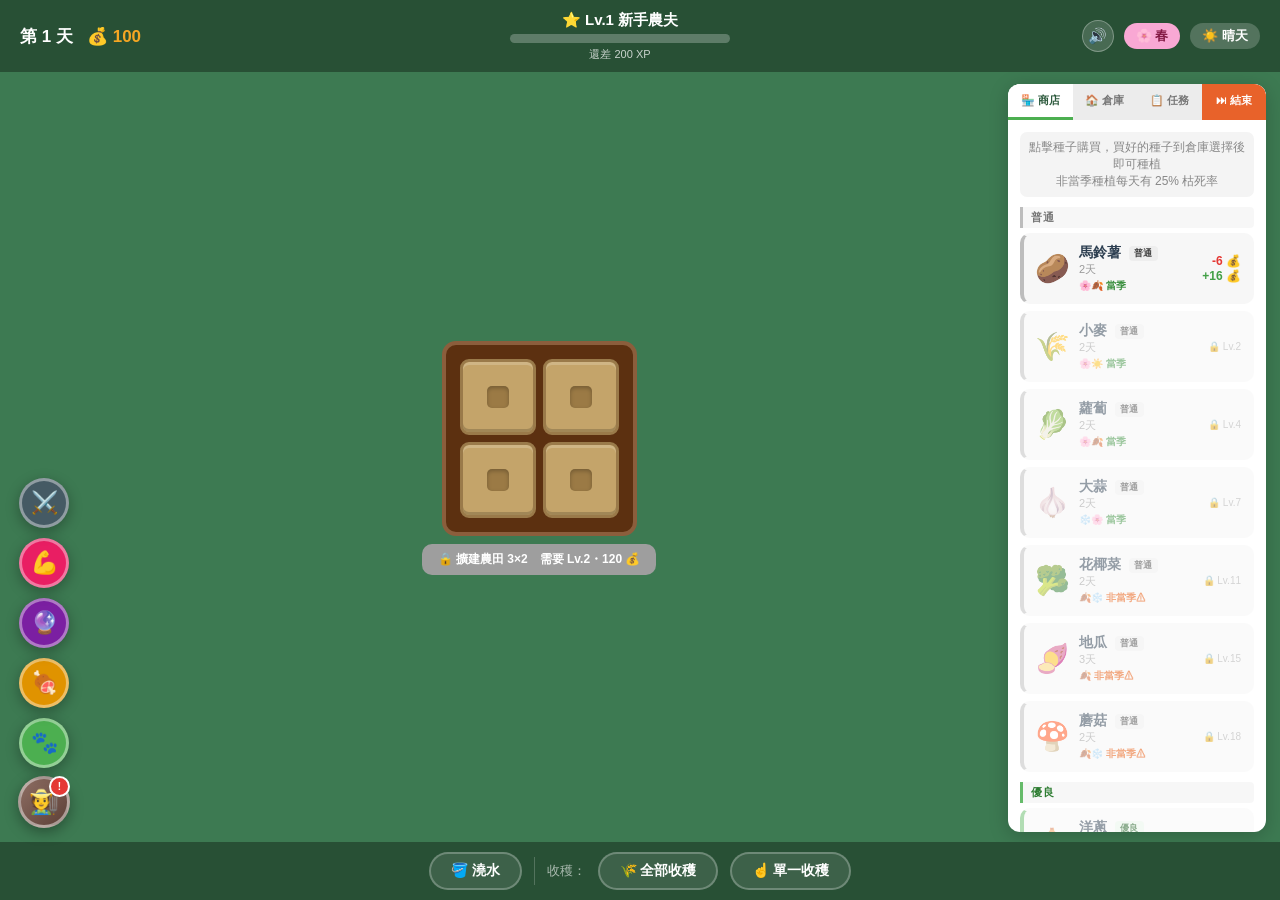
<file: index.html>
<!DOCTYPE html>
<html lang="zh-TW">
<head>
  <meta charset="UTF-8">
  <meta name="viewport" content="width=device-width, initial-scale=1.0">
  <title>種田遊戲</title>
  <link rel="stylesheet" href="style.css">
</head>
<body>
  <div id="app">
    <header id="topbar">
      <div class="tb-left">
        <span id="day-label">第 <span id="day-num">1</span> 天</span>
        <span id="money-display">💰 <span id="money-num">500</span></span>
      </div>
      <div class="tb-center">
        <span id="level-display">⭐ Lv.<span id="lv-num">1</span> <span id="lv-title">新手農夫</span></span>
        <div id="xp-wrap">
          <div id="xp-bar"></div>
        </div>
        <span id="xp-label">還差 <span id="xp-rem">150</span> XP</span>
      </div>
      <div class="tb-right">
        <button id="mute-btn" title="音效開關">🔊</button>
        <span id="season-badge" class="badge spring">🌸 春</span>
        <span id="weather-badge" class="badge weather">☀️ 晴天</span>
      </div>
    </header>

    <div id="buff-strip"></div>
    <main id="main">
      <div id="farm-col">
        <div id="farm-wrapper">
          <div id="farm-grid"></div>
        </div>
        <button id="expand-btn" class="expand-btn">🔨 擴建農田</button>
      </div>

      <aside id="panel">
        <nav id="tab-nav">
          <button class="tab-btn active" data-tab="shop">🏪 商店</button>
          <button class="tab-btn" data-tab="warehouse">🏠 倉庫</button>
          <button class="tab-btn" data-tab="tasks">📋 任務</button>
          <button class="tab-btn end-btn" data-tab="end">⏭ 結束</button>
        </nav>
        <div id="panel-body"></div>
      </aside>
    </main>

    <div id="bottom-bar">
      <button id="water-btn" class="bbar-btn">🪣 澆水</button>
      <div class="bbar-sep"></div>
      <span class="bbar-label">收穫：</span>
      <button id="harvest-all-btn" class="bbar-btn">🌾 全部收穫</button>
      <button id="harvest-single-btn" class="bbar-btn">☝️ 單一收穫</button>
    </div>

    <button id="npc-btn" title="和阿土伯說話">🧑‍🌾</button>
    <button id="pet-btn">🐾</button>
    <button id="petshop-btn">🍖</button>
    <button id="enchant-btn">🔮</button>
    <button id="trainer-btn">💪</button>
    <button id="battle-btn" title="寵物副本">⚔️</button>
    <div id="toast-box"></div>
    <div id="cursor-follow">🪣</div>
    <div id="touch-seed-follow"></div>

    <!-- Pet Screen (fixed overlay) -->
    <div id="pet-screen" hidden>
      <header id="pet-hdr">
        <button id="pet-back-btn">← 返回農場</button>
        <div class="pet-hdr-center">
          <span class="pet-hdr-title">🌿 今日的小動物</span>
          <span class="pet-hdr-sub">用農作物餵食牠們，明天就會離開</span>
        </div>
        <div class="pet-hdr-right">第 <span id="pet-screen-day">1</span> 天</div>
      </header>
      <div id="pet-meadow">
        <div id="pet-clouds">
          <span class="cloud">☁️</span>
          <span class="cloud">☁️</span>
          <span class="cloud">☁️</span>
        </div>
        <button id="pet-npc-btn" title="和阿土伯說話">🧑‍🌾</button>
        <div id="pet-list-wrap">
          <div id="pet-list"></div>
        </div>
        <div id="pet-ground-deco">🌸🌿🌼🌱🌸🌼🌿🌸🌼🌱🌿🌸🌼🌸🌿🌼🌱🌸</div>
      </div>
      <div id="pet-owned">
        <div id="pet-owned-header">🏡 我的動物夥伴</div>
        <div id="pet-owned-list"></div>
        <div id="pet-owned-detail"></div>
      </div>
    </div>

    <!-- Battle Screen (fixed overlay) -->
    <div id="battle-screen" hidden>
      <header id="battle-hdr">
        <button id="battle-back-btn">← 返回農場</button>
        <div class="pet-hdr-center">
          <span class="pet-hdr-title" id="battle-title">⚔️ 寵物副本</span>
          <span class="pet-hdr-sub" id="battle-sub">帶著你的動物夥伴去冒險吧</span>
        </div>
        <div class="pet-hdr-right" id="battle-hdr-right"></div>
      </header>
      <div id="battle-body"></div>
    </div>
  </div>
  <script src="game.js"></script>
  <script src="battle.js"></script>
</body>
</html>
</file>
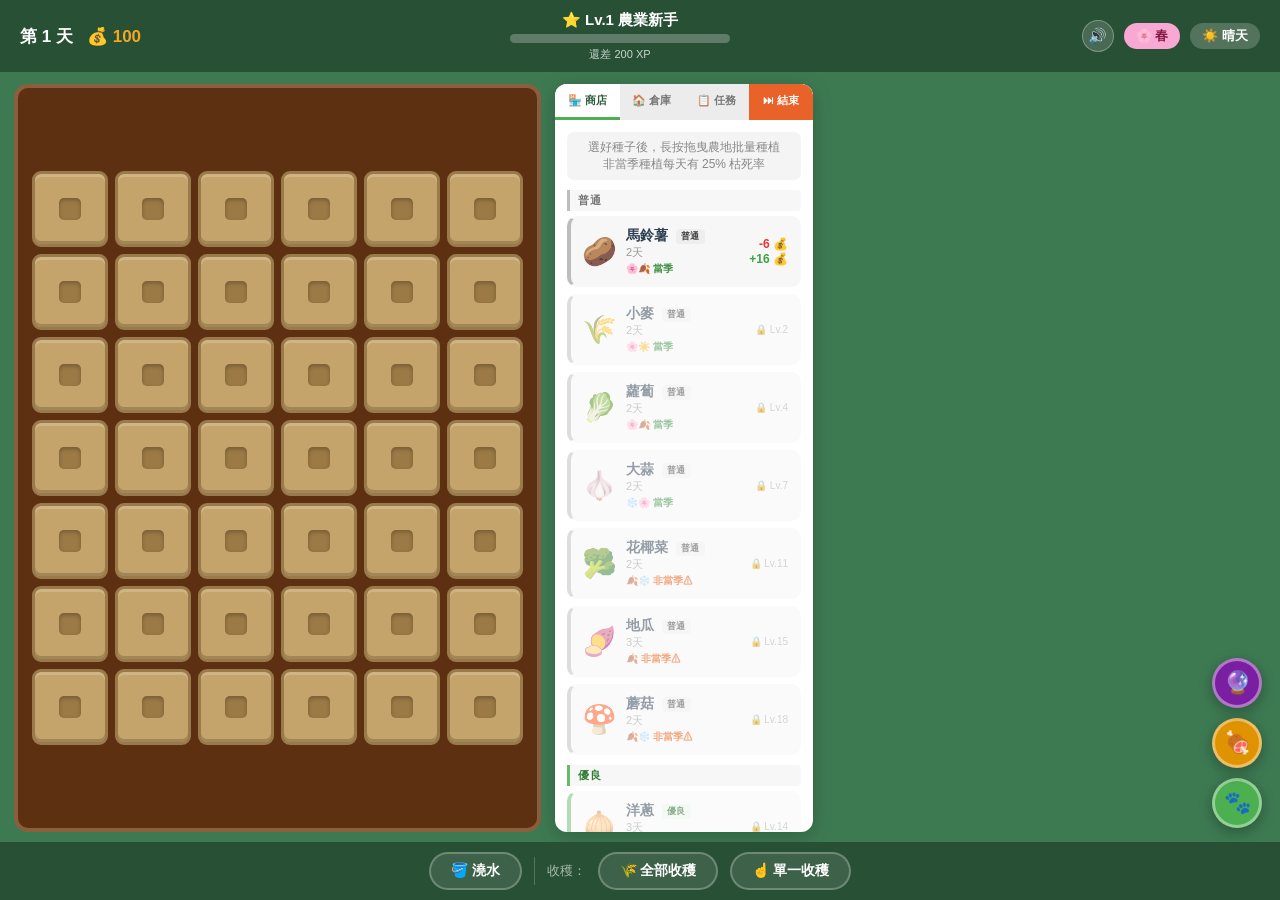
<file: farming_game_bundle.html>
<!DOCTYPE html>
<html lang="zh-TW">
<head>
  <meta charset="UTF-8">
  <meta name="viewport" content="width=device-width, initial-scale=1.0">
  <title>種田遊戲</title>
  <style>
* { box-sizing: border-box; margin: 0; padding: 0; }

:root {
  --green-bg: #3d7a52;
  --brown-dark: #5c3010;
  --brown-mid: #8b5e3c;
  --plot-base: #c4a46a;
  --plot-shadow: #9a7a4a;
  --gold: #f5a623;
  --gold-dark: #d4891a;
  --panel-bg: #ffffff;
  --green-accent: #4caf50;
  --green-dark: #2d5a3d;
}

body {
  font-family: 'Segoe UI', '微軟正黑體', 'PingFang TC', sans-serif;
  background: var(--green-bg);
  height: 100vh;
  overflow: hidden;
  color: #2c3e50;
}

/* Hide real cursor when a tool mode is active */
body.watering-mode,
body.watering-mode * { cursor: none !important; }
body.harvest-mode,
body.harvest-mode  * { cursor: none !important; }

#app {
  display: flex;
  flex-direction: column;
  height: 100vh;
}

/* ── Top Bar ── */
#topbar {
  background: rgba(0,0,0,0.35);
  color: #fff;
  padding: 8px 20px;
  display: flex;
  align-items: center;
  gap: 16px;
  flex-shrink: 0;
  min-height: 72px;
}

.tb-left {
  display: flex;
  align-items: center;
  gap: 14px;
  min-width: 190px;
}

.tb-center {
  flex: 1;
  display: flex;
  flex-direction: column;
  align-items: center;
  gap: 4px;
}

.tb-right {
  display: flex;
  align-items: center;
  gap: 10px;
  min-width: 230px;
  justify-content: flex-end;
}

#day-label { font-size: 17px; font-weight: 700; }
#money-display { font-size: 17px; font-weight: 700; color: var(--gold); }

#level-display { font-size: 15px; font-weight: 600; }

#xp-wrap {
  width: 220px;
  height: 9px;
  background: rgba(255,255,255,0.25);
  border-radius: 5px;
  overflow: hidden;
}

#xp-bar {
  height: 100%;
  width: 0%;
  background: linear-gradient(90deg, var(--gold), #ffe066);
  border-radius: 5px;
  transition: width 0.5s ease;
}

#xp-label { font-size: 11px; opacity: 0.75; }

.badge {
  padding: 4px 12px;
  border-radius: 20px;
  font-size: 13px;
  font-weight: 600;
}
.badge.spring  { background: #f9a8d4; color: #831843; }
.badge.summer  { background: #fde68a; color: #92400e; }
.badge.autumn  { background: #fed7aa; color: #9a3412; }
.badge.winter  { background: #bae6fd; color: #1e40af; }
.badge.weather { background: rgba(255,255,255,0.2); color: #fff; }

#companions { font-size: 20px; letter-spacing: 2px; }

#mute-btn {
  background: rgba(255,255,255,0.15);
  border: 1.5px solid rgba(255,255,255,0.3);
  border-radius: 50%;
  width: 32px;
  height: 32px;
  font-size: 15px;
  color: #fff;
  cursor: pointer;
  flex-shrink: 0;
  transition: background 0.15s;
}
#mute-btn:hover { background: rgba(255,255,255,0.28); }

/* ── Main Layout ── */
#main {
  display: flex;
  flex: 1;
  overflow: hidden;
  padding: 12px 14px 10px;
  gap: 14px;
}

/* ── Farm ── */
#farm-wrapper {
  background: var(--brown-dark);
  border-radius: 14px;
  padding: 14px;
  border: 4px solid var(--brown-mid);
  display: flex;
  align-items: center;
  justify-content: center;
  flex-shrink: 0;
}

#farm-grid {
  display: grid;
  grid-template-columns: repeat(6, 1fr);
  gap: 7px;
}

.plot {
  width: 76px;
  height: 76px;
  background: var(--plot-base);
  border-radius: 9px;
  border: 3px solid var(--plot-shadow);
  cursor: pointer;
  display: flex;
  align-items: center;
  justify-content: center;
  font-size: 28px;
  position: relative;
  transition: transform 0.12s, filter 0.15s;
  box-shadow:
    inset 0 3px 0 rgba(255,255,255,0.18),
    inset 0 -3px 0 rgba(0,0,0,0.18);
  user-select: none;
}

.plot:hover { transform: translateY(-3px) scale(1.04); filter: brightness(1.08); }

/* small dark inset square for empty plots */
.plot.empty::after {
  content: '';
  width: 22px;
  height: 22px;
  background: rgba(90, 55, 10, 0.38);
  border-radius: 5px;
  box-shadow: inset 0 2px 4px rgba(0,0,0,0.25);
}


.plot.growing         { background: #5a9e4a; } /* 綠：未澆水 */
.plot.growing.watered { background: #4a88c4; } /* 藍：已澆水 */

.plot.ready {
  border-color: var(--gold);
  animation: plot-pulse 1.1s ease-in-out infinite;
}

/* withered (no water for a day) */
.plot.withered {
  background: #888 !important;
  border-color: #555 !important;
  animation: none !important;
  filter: grayscale(0.7);
}


@keyframes plot-pulse {
  0%, 100% { box-shadow: 0 0 0 0 rgba(245,166,35,0.55), inset 0 3px 0 rgba(255,255,255,0.18), inset 0 -3px 0 rgba(0,0,0,0.18); }
  50%       { box-shadow: 0 0 0 7px rgba(245,166,35,0),   inset 0 3px 0 rgba(255,255,255,0.18), inset 0 -3px 0 rgba(0,0,0,0.18); }
}

.days-tag {
  position: absolute;
  bottom: 4px;
  right: 5px;
  font-size: 11px;
  font-weight: 700;
  color: #fff;
  background: rgba(0,0,0,0.35);
  padding: 1px 5px;
  border-radius: 6px;
  pointer-events: none;
}

/* ── Right Panel ── */
#panel {
  width: 258px;
  flex-shrink: 0;
  display: flex;
  flex-direction: column;
  background: var(--panel-bg);
  border-radius: 12px;
  overflow: hidden;
  box-shadow: 0 4px 20px rgba(0,0,0,0.2);
}

#tab-nav {
  display: flex;
  background: #ececec;
}

.tab-btn {
  flex: 1;
  padding: 9px 2px;
  border: none;
  background: transparent;
  cursor: pointer;
  font-size: 11px;
  font-weight: 600;
  color: #777;
  border-bottom: 3px solid transparent;
  transition: all 0.18s;
}

.tab-btn:hover { background: rgba(0,0,0,0.06); color: #333; }

.tab-btn.active {
  background: #fff;
  color: var(--green-dark);
  border-bottom-color: var(--green-accent);
}

.end-btn {
  background: #e8622a !important;
  color: #fff !important;
  border-radius: 0 10px 0 0;
}
.end-btn:hover { background: #cf531e !important; }

#panel-body {
  flex: 1;
  overflow-y: auto;
  padding: 12px;
  scrollbar-width: thin;
}

/* ── Shop ── */
.shop-hint {
  text-align: center;
  font-size: 12px;
  color: #888;
  background: #f4f4f4;
  border-radius: 7px;
  padding: 7px;
  margin-bottom: 10px;
}

.section-title {
  text-align: center;
  font-size: 11px;
  color: #bbb;
  margin: 8px 0;
  position: relative;
}
.section-title::before, .section-title::after {
  content: '';
  position: absolute;
  top: 50%;
  width: 28%;
  height: 1px;
  background: #e0e0e0;
}
.section-title::before { left: 0; }
.section-title::after  { right: 0; }

.seed-card {
  display: flex;
  align-items: center;
  padding: 9px 11px;
  border-radius: 10px;
  margin-bottom: 7px;
  border: 2px solid transparent;
  background: #f7f7f7;
  cursor: pointer;
  transition: all 0.18s;
}
.seed-card:hover:not(.locked) { background: #eef7ee; border-color: #a5d6a7; }
.seed-card.selected { background: #e3f5e3; border-color: var(--green-dark); }
.seed-card.locked { opacity: 0.5; cursor: not-allowed; }

/* Rarity left-border */
.seed-card.rarity-common    { border-left: 4px solid #bdbdbd; }
.seed-card.rarity-good      { border-left: 4px solid #66bb6a; }
.seed-card.rarity-premium   { border-left: 4px solid #42a5f5; }
.seed-card.rarity-legendary { border-left: 4px solid #ab47bc; }
.seed-card.rarity-mythical  { border-left: 4px solid #ff7043; }

.rarity-badge {
  display: inline-block;
  font-size: 9px;
  font-weight: 800;
  padding: 1px 5px;
  border-radius: 4px;
  vertical-align: middle;
  margin-left: 4px;
  letter-spacing: 0.3px;
}

.rarity-section-title {
  font-size: 11px;
  font-weight: 800;
  letter-spacing: 1px;
  margin: 10px 0 5px;
  padding: 3px 8px;
  border-left: 3px solid;
  border-radius: 0 4px 4px 0;
  background: rgba(0,0,0,0.03);
}

.seed-emoji { font-size: 28px; flex-shrink: 0; }
.seed-info  { flex: 1; margin-left: 9px; }
.seed-name  { font-weight: 700; font-size: 14px; }
.seed-days  { font-size: 11px; color: #999; }

.seed-prices { display: flex; flex-direction: column; align-items: flex-end; font-size: 12px; gap: 1px; }
.seed-cost { color: #e53935; font-weight: 600; }
.seed-cost.discounted s { color: #aaa; font-weight: 400; font-size: 0.85em; }
.seed-sell { color: #43a047; font-weight: 600; }
.lock-label { font-size: 10px; color: #aaa; }

.seed-season           { font-size: 10px; margin-top: 2px; font-weight: 600; }
.seed-season.in-season  { color: #388e3c; }
.seed-season.out-season { color: #e65100; }

/* ── Warehouse ── */
.empty-msg { text-align: center; color: #bbb; padding: 36px 12px; font-size: 13px; line-height: 1.7; }

.inv-item {
  display: flex;
  align-items: center;
  background: #f7f7f7;
  border-radius: 9px;
  padding: 8px 10px;
  margin-bottom: 7px;
}
.inv-emoji { font-size: 26px; flex-shrink: 0; }
.inv-info  { flex: 1; margin-left: 9px; }
.inv-name  { font-weight: 700; font-size: 13px; }
.inv-sub   { font-size: 11px; color: #999; }

.sell-btn {
  padding: 5px 11px;
  background: #43a047;
  color: #fff;
  border: none;
  border-radius: 7px;
  cursor: pointer;
  font-size: 12px;
  font-weight: 600;
}
.sell-btn:hover { background: #388e3c; }

.sell-all-btn {
  width: 100%;
  padding: 10px;
  margin-top: 10px;
  background: linear-gradient(135deg, var(--gold), #e09300);
  color: #fff;
  border: none;
  border-radius: 9px;
  cursor: pointer;
  font-weight: 700;
  font-size: 13px;
}
.sell-all-btn:hover { filter: brightness(1.08); }

/* ── Tasks ── */
.task-section-title {
  font-weight: 700;
  font-size: 13px;
  margin: 0 0 8px;
  color: #444;
}

.task-card {
  padding: 10px 12px;
  background: #f7f7f7;
  border-radius: 9px;
  margin-bottom: 8px;
  border-left: 4px solid #ddd;
}
.task-card.in-progress { border-left-color: var(--gold); }
.task-card.done        { border-left-color: #43a047; opacity: 0.65; }

.task-title    { font-weight: 700; font-size: 13px; }
.task-prog-txt { font-size: 11px; color: #888; margin-top: 2px; }

.task-prog-bar {
  height: 5px;
  background: #e0e0e0;
  border-radius: 3px;
  margin: 5px 0 4px;
  overflow: hidden;
}
.task-prog-fill {
  height: 100%;
  background: linear-gradient(90deg, var(--gold), #ffe066);
  border-radius: 3px;
  transition: width 0.35s;
}

.task-reward { font-size: 11px; color: var(--gold-dark); }

/* ── Bottom Bar ── */
#bottom-bar {
  flex-shrink: 0;
  height: 58px;
  background: rgba(0,0,0,0.35);
  display: flex;
  align-items: center;
  justify-content: center;
  gap: 12px;
  padding: 0 20px;
}

.bbar-sep {
  width: 1px;
  height: 28px;
  background: rgba(255,255,255,0.2);
}

.bbar-label {
  color: rgba(255,255,255,0.6);
  font-size: 13px;
}

.bbar-btn {
  padding: 8px 20px;
  border: 2px solid rgba(255,255,255,0.25);
  border-radius: 22px;
  background: rgba(255,255,255,0.1);
  color: #fff;
  font-size: 14px;
  font-weight: 600;
  cursor: pointer;
  transition: all 0.18s;
}
.bbar-btn:hover { background: rgba(255,255,255,0.22); border-color: rgba(255,255,255,0.5); }

.bbar-btn.active {
  background: rgba(255,255,255,0.9);
  color: #2c3e50;
  border-color: #fff;
}

/* ── Buff Strip ── */
#buff-strip {
  background: rgba(245,166,35,0.18);
  border-bottom: 1px solid rgba(245,166,35,0.3);
  padding: 4px 16px;
  display: flex;
  align-items: center;
  gap: 8px;
  flex-wrap: wrap;
  flex-shrink: 0;
  min-height: 0;
}
#buff-strip:empty { display: none; padding: 0; }

.buff-chip {
  padding: 2px 10px;
  background: rgba(245,166,35,0.35);
  border: 1px solid rgba(245,166,35,0.6);
  border-radius: 12px;
  font-size: 12px;
  font-weight: 700;
  color: #fff;
}

/* ── Pet / Petshop / Enchant Buttons ── */
#pet-btn,
#petshop-btn,
#enchant-btn {
  position: fixed;
  right: 18px;
  width: 50px;
  height: 50px;
  border-radius: 50%;
  border: 3px solid rgba(255,255,255,0.4);
  color: white;
  font-size: 22px;
  cursor: pointer;
  box-shadow: 0 4px 14px rgba(0,0,0,0.3);
  transition: transform 0.15s;
  z-index: 50;
}
#pet-btn     { bottom: 72px;  background: var(--green-accent); }
#petshop-btn { bottom: 132px; background: #e09300; }
#enchant-btn { bottom: 192px; background: #7b1fa2; }
#pet-btn:hover,
#petshop-btn:hover,
#enchant-btn:hover { transform: scale(1.12); }

/* ── Pet Screen ── */
#pet-screen {
  position: fixed;
  inset: 0;
  z-index: 200;
  display: flex;
  flex-direction: column;
}
#pet-screen[hidden] { display: none !important; }

#pet-hdr {
  background: rgba(0,0,0,0.28);
  padding: 10px 20px;
  display: flex;
  align-items: center;
  gap: 16px;
  color: #fff;
  flex-shrink: 0;
}
#pet-back-btn {
  padding: 7px 16px;
  background: rgba(255,255,255,0.2);
  border: 2px solid rgba(255,255,255,0.4);
  border-radius: 20px;
  color: #fff;
  cursor: pointer;
  font-size: 13px;
  font-weight: 600;
  flex-shrink: 0;
}
#pet-back-btn:hover { background: rgba(255,255,255,0.35); }

.pet-hdr-center { flex: 1; text-align: center; }
.pet-hdr-title  { font-size: 18px; font-weight: 700; display: block; }
.pet-hdr-sub    { font-size: 12px; opacity: 0.8; }
.pet-hdr-right  { min-width: 80px; text-align: right; font-size: 13px; opacity: 0.8; }

#pet-meadow {
  flex: 1;
  background: linear-gradient(to bottom,
    #5bc8f5 0%,
    #8ed4f7 28%,
    #b8e87a 55%,
    #5ab832 100%);
  display: flex;
  flex-direction: column;
  align-items: center;
  justify-content: center;
  position: relative;
  overflow: hidden;
  padding: 20px;
}

#pet-clouds {
  position: absolute;
  top: 14px;
  width: 90%;
  display: flex;
  justify-content: space-around;
  font-size: 38px;
  opacity: 0.85;
  pointer-events: none;
}
.cloud { display: inline-block; animation: cloud-drift 9s ease-in-out infinite; }
.cloud:nth-child(2) { animation-delay: -3.5s; animation-duration: 11s; }
.cloud:nth-child(3) { animation-delay: -6s;   animation-duration: 8s;  }
@keyframes cloud-drift {
  0%, 100% { transform: translateX(0px); }
  50%       { transform: translateX(14px); }
}

#pet-list-wrap {
  width: 100%;
  overflow-x: auto;
  overflow-y: visible;
  -webkit-overflow-scrolling: touch;
  scrollbar-width: thin;
  scrollbar-color: rgba(255,255,255,0.35) transparent;
  padding: 10px 0 18px;
  z-index: 1;
}

#pet-list-wrap::-webkit-scrollbar        { height: 5px; }
#pet-list-wrap::-webkit-scrollbar-track  { background: transparent; }
#pet-list-wrap::-webkit-scrollbar-thumb  { background: rgba(255,255,255,0.35); border-radius: 3px; }

#pet-list {
  display: flex;
  gap: 28px;
  align-items: flex-end;
  justify-content: flex-start;
  flex-wrap: nowrap;
  min-width: max-content;
  padding: 0 28px;
}

.pet-card {
  background: rgba(255,255,255,0.88);
  border-radius: 22px;
  padding: 22px 26px;
  text-align: center;
  min-width: 190px;
  box-shadow: 0 10px 30px rgba(0,0,0,0.18);
  backdrop-filter: blur(6px);
  transition: transform 0.2s;
  border: 3px solid transparent;
}
.pet-card:hover     { transform: translateY(-8px); }
.pet-card.feeding   { border-color: var(--gold); }
.pet-card.fed-done  { opacity: 0.72; }

.pet-card:not(.feeding).grade-common    { border-color: #bdbdbd; }
.pet-card:not(.feeding).grade-good      { border-color: #66bb6a; }
.pet-card:not(.feeding).grade-premium   { border-color: #42a5f5; }
.pet-card:not(.feeding).grade-legendary { border-color: #ab47bc; }
.pet-card:not(.feeding).grade-mythical  { border-color: #ff7043; }

.owned-pet-card.grade-common    { border-color: #bdbdbd; }
.owned-pet-card.grade-good      { border-color: #66bb6a; }
.owned-pet-card.grade-premium   { border-color: #42a5f5; }
.owned-pet-card.grade-legendary { border-color: #ab47bc; }
.owned-pet-card.grade-mythical  { border-color: #ff7043; }

.pet-grade-badge {
  display: inline-block;
  margin-bottom: 6px;
  font-size: 11px;
  font-weight: 700;
  padding: 2px 9px;
  border-radius: 10px;
}

.pet-emoji-big { font-size: 62px; display: block; line-height: 1.1; margin-bottom: 6px; }
.pet-name      { font-size: 17px; font-weight: 700; margin-bottom: 3px; color: #2c3e50; }
.pet-fav-food  { font-size: 12px; color: #999; margin-bottom: 4px; }

.pet-food-restrict {
  font-size: 11px;
  color: #6a1b9a;
  font-weight: 700;
  background: #f3e5f5;
  border: 1.5px solid #ab47bc;
  border-radius: 10px;
  padding: 2px 8px;
  margin-bottom: 4px;
  display: inline-block;
}

.pet-buff-tag {
  display: inline-block;
  padding: 3px 10px;
  background: #f0f0f0;
  border: 1.5px solid #ddd;
  border-radius: 12px;
  font-size: 12px;
  font-weight: 600;
  color: #888;
  margin-bottom: 6px;
}
.pet-buff-tag.active {
  background: rgba(245,166,35,0.18);
  border-color: var(--gold);
  color: var(--gold-dark);
}
.pet-buff2-tag {
  background: #eef4ff;
  border-color: #90bef5;
  color: #1565c0;
}
.pet-buff2-tag.active {
  background: rgba(21,101,192,0.12);
  border-color: #42a5f5;
  color: #1565c0;
}
.pet-stat-buff2 { color: #1565c0; }
.pet-buff3-tag {
  background: #e0f7fa;
  border-color: #4dd0e1;
  color: #006064;
}
.pet-buff3-tag.active {
  background: rgba(0,188,212,0.12);
  border-color: #00bcd4;
  color: #006064;
}
.pet-stat-buff3 { color: #006064; }
.pet-mood      { font-size: 26px; display: block; margin-bottom: 12px; }

.pet-feed-btn {
  padding: 8px 22px;
  background: linear-gradient(135deg, #4caf50, #2e7d32);
  color: #fff;
  border: none;
  border-radius: 20px;
  cursor: pointer;
  font-size: 13px;
  font-weight: 700;
  transition: filter 0.15s;
}
.pet-feed-btn:hover { filter: brightness(1.12); }
.pet-fed-label { font-size: 14px; color: #43a047; font-weight: 700; }

/* Feeding food-select inside pet card */
.food-select-title {
  font-size: 12px;
  color: #666;
  margin-bottom: 8px;
}
.food-grid {
  display: flex;
  flex-wrap: wrap;
  gap: 6px;
  justify-content: center;
  margin-bottom: 8px;
  max-width: 220px;
}
.food-chip {
  padding: 5px 10px;
  background: #f4f4f4;
  border: 2px solid transparent;
  border-radius: 14px;
  cursor: pointer;
  font-size: 12px;
  transition: all 0.14s;
}
.food-chip:hover     { background: #e8f5e9; border-color: #4caf50; }
.food-chip.fav-chip  { background: #fff8e1; border-color: #ffb300; color: #e65100; }
.food-chip.fav-chip:hover { background: #ffecb3; }

.food-cancel-btn {
  padding: 5px 14px;
  background: transparent;
  border: 2px solid #ddd;
  border-radius: 14px;
  cursor: pointer;
  font-size: 12px;
  color: #999;
  transition: all 0.14s;
}
.food-cancel-btn:hover { border-color: #bbb; color: #666; }
.no-food-msg { font-size: 12px; color: #bbb; padding: 8px 0; line-height: 1.6; }

.food-cost-note {
  font-size: 11px;
  color: #e65100;
  font-weight: 700;
  margin-bottom: 5px;
}

/* ── Sell Quantity Modal ── */
#sell-qty-modal {
  position: fixed;
  inset: 0;
  z-index: 500;
  background: rgba(0,0,0,0.55);
  display: flex;
  align-items: center;
  justify-content: center;
}

.sqm-box {
  background: #fff;
  border-radius: 18px;
  padding: 24px 28px;
  min-width: 240px;
  text-align: center;
  box-shadow: 0 8px 32px rgba(0,0,0,0.28);
  display: flex;
  flex-direction: column;
  align-items: center;
  gap: 10px;
}

.sqm-title  { font-size: 17px; font-weight: 800; color: #2c3e50; }
.sqm-stock  { font-size: 12px; color: #999; }
.sqm-total  { font-size: 16px; font-weight: 700; color: var(--green-accent); }

.sqm-controls {
  display: flex;
  align-items: center;
  gap: 16px;
}

.sqm-btn {
  width: 36px;
  height: 36px;
  border-radius: 50%;
  border: 2px solid #ddd;
  background: #f4f4f4;
  font-size: 18px;
  cursor: pointer;
  transition: all 0.14s;
  display: flex;
  align-items: center;
  justify-content: center;
}
.sqm-btn:hover { background: #e8f5e9; border-color: #4caf50; }

.sqm-qty {
  font-size: 28px;
  font-weight: 800;
  color: #2c3e50;
  min-width: 40px;
  text-align: center;
}

.sqm-all-hint { font-size: 12px; color: #aaa; }

.sqm-max-btn {
  background: none;
  border: 1px solid #bbb;
  border-radius: 10px;
  padding: 2px 10px;
  font-size: 12px;
  color: #888;
  cursor: pointer;
  transition: all 0.13s;
}
.sqm-max-btn:hover { background: #f4f4f4; border-color: #888; color: #555; }

.sqm-actions { display: flex; gap: 12px; margin-top: 4px; }

.sqm-cancel {
  padding: 8px 20px;
  border: 2px solid #ddd;
  border-radius: 18px;
  background: transparent;
  font-size: 13px;
  color: #888;
  cursor: pointer;
  transition: all 0.14s;
}
.sqm-cancel:hover { border-color: #bbb; color: #555; }

.sqm-confirm {
  padding: 8px 20px;
  border: none;
  border-radius: 18px;
  background: linear-gradient(135deg, #4caf50, #2e7d32);
  color: #fff;
  font-size: 13px;
  font-weight: 700;
  cursor: pointer;
  transition: filter 0.14s;
}
.sqm-confirm:hover { filter: brightness(1.1); }

/* ── Pet Shop (飼料) ── */
.feed-shop-item,
.feed-inv-item {
  display: flex;
  align-items: center;
  background: #f7f7f7;
  border-radius: 9px;
  padding: 8px 10px;
  margin-bottom: 7px;
  gap: 8px;
}

.feed-emoji { font-size: 24px; flex-shrink: 0; }

.feed-info  { flex: 1; }
.feed-name  { font-weight: 700; font-size: 13px; color: #2c3e50; }
.feed-desc  { font-size: 11px; color: #888; margin-top: 1px; }
.feed-cnt   { font-weight: 600; color: var(--green-dark); }

.feed-right { display: flex; flex-direction: column; align-items: flex-end; gap: 3px; flex-shrink: 0; }
.feed-cost  { font-size: 11px; color: #e53935; font-weight: 600; }

.feed-buy-btn {
  padding: 5px 11px;
  background: linear-gradient(135deg, var(--gold), #e09300);
  color: #fff;
  border: none;
  border-radius: 7px;
  cursor: pointer;
  font-size: 12px;
  font-weight: 700;
  transition: filter 0.14s;
}
.feed-buy-btn:hover { filter: brightness(1.1); }

.feed-use-btn {
  padding: 5px 11px;
  background: #43a047;
  color: #fff;
  border: none;
  border-radius: 7px;
  cursor: pointer;
  font-size: 12px;
  font-weight: 600;
  flex-shrink: 0;
  transition: background 0.14s;
}
.feed-use-btn:hover { background: #388e3c; }

/* ── Feed Use Modal ── */
#feed-use-modal {
  position: fixed;
  inset: 0;
  z-index: 500;
  background: rgba(0,0,0,0.55);
  display: flex;
  align-items: center;
  justify-content: center;
}

.fum-box {
  background: #fff;
  border-radius: 18px;
  padding: 22px 24px;
  min-width: 260px;
  max-width: 340px;
  text-align: center;
  box-shadow: 0 8px 32px rgba(0,0,0,0.28);
  display: flex;
  flex-direction: column;
  align-items: center;
  gap: 10px;
}

.fum-title  { font-size: 17px; font-weight: 800; color: #2c3e50; }
.fum-desc   { font-size: 12px; color: #43a047; font-weight: 600; }
.fum-label  { font-size: 12px; color: #888; }

.fum-pet-list { width: 100%; display: flex; flex-direction: column; gap: 7px; }

.fum-pet {
  display: flex;
  align-items: center;
  background: #f7f7f7;
  border-radius: 10px;
  padding: 8px 10px;
  gap: 8px;
  text-align: left;
}

.fum-pet-emoji  { font-size: 24px; flex-shrink: 0; }
.fum-pet-info   { flex: 1; }
.fum-pet-name   { font-size: 13px; font-weight: 700; color: #2c3e50; }
.fum-pet-boost  { font-size: 11px; color: #888; margin-top: 1px; }

.fum-apply-btn {
  padding: 5px 13px;
  background: linear-gradient(135deg, #4caf50, #2e7d32);
  color: #fff;
  border: none;
  border-radius: 14px;
  cursor: pointer;
  font-size: 12px;
  font-weight: 700;
  flex-shrink: 0;
  transition: filter 0.13s;
}
.fum-apply-btn:hover { filter: brightness(1.1); }
.fum-apply-btn:disabled {
  background: #ddd;
  color: #aaa;
  cursor: not-allowed;
  filter: none;
}
.fum-pet-full { opacity: 0.6; }

.fum-cancel {
  padding: 7px 22px;
  border: 2px solid #ddd;
  border-radius: 16px;
  background: transparent;
  font-size: 13px;
  color: #888;
  cursor: pointer;
  transition: all 0.13s;
}
.fum-cancel:hover { border-color: #bbb; color: #555; }

/* feed boost label in owned pet detail */
.owned-feed-boost { color: #e65100 !important; font-size: 11px; }

/* ── Pet Eggs Shop ── */
.egg-shop-card {
  border-radius: 12px;
  padding: 12px 14px;
  margin-bottom: 10px;
  text-align: center;
  border: 2.5px solid;
  transition: transform 0.15s;
}
.egg-shop-card:hover { transform: translateY(-2px); }

.egg-common  { border-color: #bdbdbd; background: linear-gradient(135deg, #fafafa, #f0f0f0); }
.egg-rare    { border-color: #42a5f5; background: linear-gradient(135deg, #e3f2fd, #f0f8ff); }
.egg-special { border-color: #ab47bc; background: linear-gradient(135deg, #f3e5f5, #fdf5ff); }

.egg-shop-emoji { font-size: 32px; display: block; margin-bottom: 4px; }
.egg-shop-name  { font-size: 14px; font-weight: 800; color: #2c3e50; }
.egg-shop-desc  { font-size: 10px; color: #888; margin: 3px 0 6px; line-height: 1.7; }
.egg-shop-cost  { font-size: 12px; font-weight: 700; color: #e53935; margin-bottom: 7px; }

.egg-feed-hint {
  font-size: 11px; color: #8d6e63; background: #fdf3e7;
  border: 1px solid #ffe0b2; border-radius: 8px;
  padding: 6px 12px; margin-bottom: 10px; text-align: center;
}

.egg-btn-group {
  display: flex; flex-direction: column; gap: 6px; align-items: center;
}

.egg-open-btn {
  padding: 6px 22px;
  border: none;
  border-radius: 16px;
  cursor: pointer;
  font-size: 12px;
  font-weight: 700;
  color: #fff;
  transition: filter 0.14s;
  width: 100%;
}
.egg-common  .egg-open-btn { background: linear-gradient(135deg, #757575, #424242); }
.egg-rare    .egg-open-btn { background: linear-gradient(135deg, #1565c0, #0d47a1); }
.egg-special .egg-open-btn { background: linear-gradient(135deg, #6a1b9a, #4a148c); }
.egg-open-btn:hover { filter: brightness(1.18); }

.egg-multi-btn {
  padding: 6px 14px;
  border: none;
  border-radius: 16px;
  cursor: pointer;
  font-size: 11px;
  font-weight: 700;
  color: #fff;
  transition: filter 0.14s;
  width: 100%;
  display: flex; align-items: center; justify-content: center; gap: 6px;
}
.egg-common  .egg-multi-btn { background: linear-gradient(135deg, #ff8f00, #e65100); }
.egg-rare    .egg-multi-btn { background: linear-gradient(135deg, #ff8f00, #e65100); }
.egg-special .egg-multi-btn { background: linear-gradient(135deg, #ff8f00, #e65100); }
.egg-multi-btn:hover { filter: brightness(1.15); }
.egg-multi-cost { font-size: 10px; opacity: 0.85; }

/* ── Egg Result Modal ── */
#egg-result-modal {
  position: fixed;
  inset: 0;
  z-index: 600;
  background: rgba(0,0,0,0.75);
  display: flex;
  align-items: center;
  justify-content: center;
}

.erm-box {
  background: #fff;
  border-radius: 24px;
  padding: 28px 26px;
  min-width: 260px;
  text-align: center;
  box-shadow: 0 12px 40px rgba(0,0,0,0.35);
  border: 3px solid transparent;
  animation: erm-pop 0.4s cubic-bezier(0.175, 0.885, 0.32, 1.275);
}
.erm-box.grade-common    { border-color: #bdbdbd; }
.erm-box.grade-good      { border-color: #66bb6a; }
.erm-box.grade-premium   { border-color: #42a5f5; box-shadow: 0 12px 40px rgba(66,165,245,0.35); }
.erm-box.grade-legendary { border-color: #ab47bc; box-shadow: 0 12px 40px rgba(171,71,188,0.45); }
.erm-box.grade-mythical  { border-color: #ff7043; box-shadow: 0 12px 40px rgba(255,112,67,0.45); }

@keyframes erm-pop {
  from { transform: scale(0.4); opacity: 0; }
  to   { transform: scale(1);   opacity: 1; }
}

.erm-egg-crack {
  font-size: 24px;
  margin-bottom: 6px;
  display: block;
  animation: erm-shake 0.35s ease;
}
@keyframes erm-shake {
  0%,100% { transform: rotate(0deg); }
  25%     { transform: rotate(-10deg); }
  75%     { transform: rotate(10deg); }
}

.erm-pet-emoji   { font-size: 76px; display: block; line-height: 1.1; margin-bottom: 8px; }
.erm-grade-badge { margin-bottom: 6px; }
.erm-pet-name    { font-size: 19px; font-weight: 800; color: #2c3e50; margin-bottom: 8px; }
.erm-buffs       { margin-bottom: 14px; }
.erm-buff        { font-size: 12px; color: #555; margin-bottom: 3px; }

.erm-mythical-note {
  font-size: 11px; font-weight: 700; color: #6a1b9a;
  background: #f3e5f5; border-radius: 8px;
  padding: 4px 10px; margin-bottom: 10px; display: inline-block;
}
.erm-already-owned { font-size: 12px; color: #388e3c; font-weight: 700; margin-bottom: 10px; }
.erm-full-note     { font-size: 12px; color: #e53935; margin-bottom: 10px; }
.erm-feed-note     { font-size: 12px; color: #8d6e63; font-weight: 700; margin-bottom: 10px; }
.erm-fed-note      { font-size: 12px; color: #2e7d32; font-weight: 700; margin-bottom: 10px; }

.erm-feed-btn {
  padding: 10px 20px;
  background: linear-gradient(135deg, #ff8f00, #e65100);
  color: #fff; border: none; border-radius: 20px;
  cursor: pointer; font-size: 13px; font-weight: 700;
  transition: filter 0.14s;
  box-shadow: 0 3px 10px rgba(230,81,0,0.35);
}
.erm-feed-btn:hover { filter: brightness(1.1); }

.erm-actions { display: flex; gap: 10px; justify-content: center; }

/* Self-feed button in single egg modal */
.erm-feed-choices {
  display: flex;
  gap: 8px;
  justify-content: center;
  flex-wrap: wrap;
  margin-top: 6px;
}

.erm-self-feed-btn {
  padding: 10px 18px;
  background: linear-gradient(135deg, #4caf50, #2e7d32);
  color: #fff;
  border: none;
  border-radius: 20px;
  cursor: pointer;
  font-size: 13px;
  font-weight: 700;
  transition: filter 0.14s;
  box-shadow: 0 3px 10px rgba(76,175,80,0.35);
}
.erm-self-feed-btn:hover { filter: brightness(1.1); }

/* Self-feed button in multi modal */
.emr-self-feed-btn {
  padding: 5px 10px;
  background: linear-gradient(135deg, #4caf50, #2e7d32);
  color: #fff;
  border: none;
  border-radius: 12px;
  cursor: pointer;
  font-size: 11px;
  font-weight: 700;
  white-space: nowrap;
  transition: filter 0.13s;
}
.emr-self-feed-btn:hover { filter: brightness(1.1); }

/* Crop picker inside multi modal card */
.emr-pick-title {
  font-size: 10px;
  color: #888;
  margin-bottom: 3px;
  font-weight: 700;
}
.emr-pick-chips {
  display: flex;
  flex-wrap: wrap;
  gap: 3px;
  margin-bottom: 4px;
  max-width: 140px;
}
.emr-pick-chip {
  padding: 3px 6px;
  font-size: 11px;
  background: #f4f4f4;
  border: 1.5px solid transparent;
  border-radius: 8px;
  cursor: pointer;
  transition: all 0.12s;
  white-space: nowrap;
}
.emr-pick-chip:hover { background: #e8f5e9; border-color: #4caf50; }
.emr-pick-chip.fav   { background: #fff8e1; border-color: #ffb300; }

.erm-adopt {
  padding: 10px 22px;
  background: linear-gradient(135deg, #4caf50, #2e7d32);
  color: #fff; border: none; border-radius: 20px;
  cursor: pointer; font-size: 14px; font-weight: 700;
  transition: filter 0.14s;
  box-shadow: 0 3px 10px rgba(76,175,80,0.4);
}
.erm-adopt:hover { filter: brightness(1.1); }

.erm-release {
  padding: 10px 18px;
  background: transparent; border: 2px solid #ddd;
  border-radius: 20px; cursor: pointer;
  font-size: 13px; color: #888; transition: all 0.13s;
}
.erm-release:hover { border-color: #bbb; color: #555; }

.erm-dismiss {
  padding: 10px 22px;
  background: #f5f5f5; border: 2px solid #ddd;
  border-radius: 20px; cursor: pointer;
  font-size: 13px; color: #666; transition: all 0.13s;
}
.erm-dismiss:hover { background: #ebebeb; }

#pet-ground-deco {
  position: absolute;
  bottom: 0;
  width: 100%;
  font-size: 22px;
  letter-spacing: 2px;
  text-align: center;
  padding: 6px 0;
  background: rgba(50,110,30,0.25);
  pointer-events: none;
}

/* ── Custom cursor follower ── */
#cursor-follow {
  position: fixed;
  pointer-events: none;
  z-index: 9999;
  font-size: 30px;
  line-height: 1;
  transform: translate(-30%, -70%);
  display: none;
  filter: drop-shadow(1px 2px 3px rgba(0,0,0,0.4));
}

/* ── Touch seed follower ── */
#touch-seed-follow {
  position: fixed;
  pointer-events: none;
  z-index: 9999;
  font-size: 40px;
  line-height: 1;
  transform: translate(-50%, -120%);
  display: none;
  filter: drop-shadow(0 3px 6px rgba(0,0,0,0.45));
}

/* ── Toast ── */
#toast-box {
  position: fixed;
  top: 82px;
  right: 18px;
  z-index: 999;
  pointer-events: none;
  display: flex;
  flex-direction: column;
  gap: 6px;
}

.toast {
  background: rgba(20,20,20,0.88);
  color: #fff;
  padding: 10px 16px;
  border-radius: 9px;
  font-size: 13px;
  animation: toast-slide 0.28s ease;
  backdrop-filter: blur(4px);
}

@keyframes toast-slide {
  from { transform: translateX(110%); opacity: 0; }
  to   { transform: translateX(0);    opacity: 1; }
}

/* ── Day overlay ── */
#day-overlay {
  position: fixed;
  inset: 0;
  background: rgba(0,0,0,0.65);
  z-index: 600;
  display: flex;
  flex-direction: column;
  align-items: center;
  justify-content: center;
  color: #fff;
  animation: overlay-fade 1.2s ease forwards;
  pointer-events: none;
}
#day-overlay .day-big { font-size: 42px; font-weight: 900; }
#day-overlay .day-sub { font-size: 18px; opacity: 0.7; margin-top: 6px; }

@keyframes overlay-fade {
  0%   { opacity: 0; }
  25%  { opacity: 1; }
  70%  { opacity: 1; }
  100% { opacity: 0; }
}

/* ── Pet view / upgrade ── */
.pet-view-btn {
  margin-top: 6px;
  padding: 6px 16px;
  background: rgba(76, 175, 80, 0.12);
  border: 2px solid #81c784;
  border-radius: 16px;
  cursor: pointer;
  font-size: 12px;
  font-weight: 600;
  color: #2e7d32;
  transition: all 0.14s;
}
.pet-view-btn:hover { background: rgba(76, 175, 80, 0.25); border-color: #4caf50; }

.pet-stat-panel {
  display: flex;
  flex-direction: column;
  align-items: center;
  gap: 6px;
  padding: 10px 14px;
  background: rgba(250, 248, 240, 0.95);
  border-radius: 14px;
  border: 1.5px solid rgba(245,166,35,0.4);
  margin-top: 4px;
  width: 100%;
}
.pet-stat-lv   { font-size: 17px; font-weight: 800; color: var(--gold-dark); }
.pet-stat-buff { font-size: 13px; font-weight: 600; color: #333; text-align: center; }
.pet-stat-cost { font-size: 11px; color: #999; }
.pet-stat-maxlv { font-size: 12px; color: var(--gold-dark); font-weight: 700; }

.pet-upgrade-btn {
  padding: 7px 20px;
  background: linear-gradient(135deg, var(--gold), #e09300);
  color: #fff;
  border: none;
  border-radius: 18px;
  cursor: pointer;
  font-size: 13px;
  font-weight: 700;
  transition: filter 0.15s;
  box-shadow: 0 2px 8px rgba(212,137,26,0.35);
}
.pet-upgrade-btn:hover { filter: brightness(1.1); }

.pet-owned-badge {
  font-size: 12px;
  color: #388e3c;
  font-weight: 700;
  padding: 3px 10px;
  background: rgba(76,175,80,0.12);
  border-radius: 12px;
  border: 1.5px solid #81c784;
}

.pet-adopt-btn {
  padding: 6px 16px;
  background: linear-gradient(135deg, #66bb6a, #2e7d32);
  color: #fff;
  border: none;
  border-radius: 16px;
  cursor: pointer;
  font-size: 12px;
  font-weight: 700;
  transition: filter 0.14s;
}
.pet-adopt-btn:hover { filter: brightness(1.1); }

/* ── Owned Pets Section ── */
#pet-owned {
  flex-shrink: 0;
  background: linear-gradient(180deg, #4a9b3a 0%, #3a7a2c 55%, #2e6122 100%);
  padding: 12px 24px 16px;
  border-top: 3px solid #6dbf56;
  max-height: 42vh;
  overflow-y: auto;
  box-shadow: inset 0 4px 12px rgba(0,0,0,0.18);
}

#pet-owned-header {
  color: #e8ffe0;
  font-size: 13px;
  font-weight: 700;
  margin-bottom: 10px;
  letter-spacing: 0.5px;
  text-shadow: 0 1px 3px rgba(0,0,0,0.35);
}

.owned-empty {
  color: rgba(220,255,200,0.6);
  font-size: 12px;
  font-style: italic;
  padding: 4px 0 6px;
}

#pet-owned-list {
  display: flex;
  gap: 10px;
  flex-wrap: wrap;
  margin-bottom: 4px;
}

.owned-pet-card {
  background: rgba(255,255,255,0.88);
  border-radius: 14px;
  padding: 9px 13px;
  text-align: center;
  cursor: pointer;
  transition: transform 0.15s, border-color 0.15s, background 0.15s;
  border: 2.5px solid transparent;
  min-width: 70px;
  backdrop-filter: blur(4px);
  user-select: none;
}
.owned-pet-card:hover   { transform: translateY(-3px); border-color: var(--gold); }
.owned-pet-card.viewing { border-color: var(--gold); background: #fff8e1; }

.owned-pet-emoji { font-size: 28px; display: block; line-height: 1.2; }
.owned-pet-name  { font-size: 11px; font-weight: 700; color: #333; margin-top: 2px; }
.owned-pet-lv    { font-size: 10px; color: var(--gold-dark); font-weight: 700; }

#pet-owned-detail { margin-top: 10px; }

.owned-detail-inner {
  background: rgba(255,255,255,0.93);
  border-radius: 14px;
  padding: 11px 16px;
  display: flex;
  align-items: center;
  gap: 14px;
  border: 2px solid rgba(245,166,35,0.45);
}
.owned-detail-emoji  { font-size: 32px; line-height: 1; flex-shrink: 0; }
.owned-detail-info   { flex: 1; display: flex; flex-direction: column; gap: 2px; }
.owned-detail-name   { font-size: 14px; font-weight: 700; color: #2c3e50; }
.owned-detail-lv     { font-size: 12px; font-weight: 700; color: var(--gold-dark); }
.owned-detail-buff   { font-size: 12px; color: #444; }
.owned-detail-actions {
  display: flex;
  flex-direction: column;
  align-items: flex-end;
  gap: 5px;
  flex-shrink: 0;
}

.pet-release-btn {
  padding: 5px 13px;
  background: rgba(198, 40, 40, 0.07);
  border: 1.5px solid rgba(198, 40, 40, 0.35);
  border-radius: 14px;
  cursor: pointer;
  font-size: 11px;
  font-weight: 600;
  color: #c62828;
  transition: all 0.14s;
}
.pet-release-btn:hover { background: rgba(198,40,40,0.15); border-color: rgba(198,40,40,0.7); }

/* ══ Plot state font sizes (replaces inline JS) ══ */
.plot.growing  { font-size: 22px; }
.plot.ready    { font-size: 32px; }
.plot.withered { font-size: 28px; }

/* ── Pet tab button in nav ── */
.pet-tab-btn { color: var(--green-dark) !important; }

/* ── Save Slots Modal ── */
#save-slots-modal {
  position: fixed;
  inset: 0;
  z-index: 700;
  background: rgba(0,0,0,0.6);
  display: flex;
  align-items: center;
  justify-content: center;
}

.ssm-box {
  background: #fff;
  border-radius: 20px;
  padding: 20px 18px 16px;
  width: min(380px, 94vw);
  max-height: 88vh;
  display: flex;
  flex-direction: column;
  box-shadow: 0 16px 48px rgba(0,0,0,0.35);
  animation: erm-pop 0.3s cubic-bezier(0.175, 0.885, 0.32, 1.275);
}

.ssm-title {
  font-size: 17px;
  font-weight: 800;
  color: #2c3e50;
  text-align: center;
  margin-bottom: 14px;
}

.ssm-list {
  flex: 1;
  overflow-y: auto;
  display: flex;
  flex-direction: column;
  gap: 8px;
  margin-bottom: 12px;
}

.ssm-slot {
  display: flex;
  align-items: center;
  gap: 10px;
  padding: 10px 12px;
  border-radius: 12px;
  border: 2px solid #eee;
}

.ssm-slot.filled { border-color: #a5d6a7; background: #f1f8f1; }
.ssm-slot.empty  { background: #fafafa; opacity: 0.75; }

.ssm-slot-no {
  font-size: 12px;
  font-weight: 800;
  color: #666;
  min-width: 36px;
}

.ssm-slot-info  { flex: 1; min-width: 0; }
.ssm-slot-main  { font-size: 12px; font-weight: 700; color: #2c3e50; }
.ssm-slot-time  { font-size: 10px; color: #aaa; margin-top: 2px; }
.ssm-slot-empty { flex: 1; font-size: 12px; color: #bbb; font-style: italic; }

.ssm-slot-btns {
  display: flex;
  gap: 5px;
  align-items: center;
  flex-shrink: 0;
}

.ssm-btn {
  padding: 5px 10px;
  border-radius: 10px;
  font-size: 11px;
  font-weight: 700;
  cursor: pointer;
  border: none;
  transition: filter 0.13s;
  white-space: nowrap;
}
.ssm-save { background: linear-gradient(135deg, #4caf50, #2e7d32); color: #fff; }
.ssm-load { background: linear-gradient(135deg, #1565c0, #0d47a1); color: #fff; }
.ssm-del  { background: transparent; border: 1.5px solid #e0e0e0; color: #aaa; font-size: 14px; padding: 3px 7px; }
.ssm-btn:hover { filter: brightness(1.12); }
.ssm-del:hover { border-color: #e53935; color: #e53935; filter: none; }

.ssm-close-btn {
  padding: 10px;
  width: 100%;
  background: #f5f5f5;
  border: 2px solid #ddd;
  border-radius: 12px;
  cursor: pointer;
  font-size: 13px;
  font-weight: 700;
  color: #555;
  transition: background 0.13s;
}
.ssm-close-btn:hover { background: #e8e8e8; }

/* Generic confirm overlay (z-index above save modal) */
.generic-confirm-overlay {
  position: fixed;
  inset: 0;
  z-index: 800;
  background: rgba(0,0,0,0.55);
  display: flex;
  align-items: center;
  justify-content: center;
}

/* ── Save Slots Trigger Button ── */
.save-slots-trigger {
  margin-top: 14px;
  display: flex;
  justify-content: center;
}

.open-save-btn {
  padding: 8px 22px;
  background: linear-gradient(135deg, #1565c0, #0d47a1);
  color: #fff;
  border: none;
  border-radius: 20px;
  font-size: 13px;
  font-weight: 700;
  cursor: pointer;
  transition: filter 0.14s;
  box-shadow: 0 3px 10px rgba(21,101,192,0.3);
}
.open-save-btn:hover { filter: brightness(1.1); }

/* ── Reset Section ── */
.reset-section {
  margin-top: 18px;
  padding-top: 14px;
  border-top: 1px dashed #e0e0e0;
  display: flex;
  justify-content: center;
}

.reset-game-btn {
  padding: 8px 22px;
  background: transparent;
  border: 2px solid #e53935;
  border-radius: 20px;
  color: #e53935;
  font-size: 12px;
  font-weight: 700;
  cursor: pointer;
  transition: all 0.15s;
  opacity: 0.7;
}
.reset-game-btn:hover {
  background: #fce4ec;
  opacity: 1;
}

.backup-restore-section {
  margin-top: 16px;
  padding: 12px 14px;
  background: linear-gradient(135deg, #e8f5e9, #f1f8e9);
  border: 2px solid #81c784;
  border-radius: 12px;
  display: flex;
  align-items: center;
  justify-content: space-between;
  gap: 10px;
}

.backup-restore-label {
  font-size: 12px;
  font-weight: 700;
  color: #2e7d32;
}

.load-backup-btn {
  padding: 6px 14px;
  background: linear-gradient(135deg, #4caf50, #2e7d32);
  color: #fff;
  border: none;
  border-radius: 14px;
  font-size: 12px;
  font-weight: 700;
  cursor: pointer;
  white-space: nowrap;
  transition: filter 0.14s;
  flex-shrink: 0;
}
.load-backup-btn:hover { filter: brightness(1.1); }

/* ── Reset Confirm Modal ── */
#reset-confirm-modal {
  position: fixed;
  inset: 0;
  z-index: 700;
  background: rgba(0,0,0,0.6);
  display: flex;
  align-items: center;
  justify-content: center;
}

.rcm-box {
  background: #fff;
  border-radius: 20px;
  padding: 28px 28px 22px;
  min-width: 260px;
  text-align: center;
  box-shadow: 0 12px 40px rgba(0,0,0,0.3);
  display: flex;
  flex-direction: column;
  align-items: center;
  gap: 8px;
  animation: erm-pop 0.3s cubic-bezier(0.175, 0.885, 0.32, 1.275);
}

.rcm-icon  { font-size: 36px; }
.rcm-title { font-size: 17px; font-weight: 800; color: #2c3e50; }
.rcm-desc  { font-size: 13px; color: #888; line-height: 1.7; }

.rcm-actions {
  display: flex;
  gap: 12px;
  margin-top: 8px;
}

.rcm-cancel {
  padding: 9px 22px;
  border: 2px solid #ddd;
  border-radius: 18px;
  background: transparent;
  font-size: 13px;
  color: #888;
  cursor: pointer;
  transition: all 0.13s;
}
.rcm-cancel:hover { border-color: #bbb; color: #555; }

.rcm-confirm {
  padding: 9px 22px;
  border: none;
  border-radius: 18px;
  background: linear-gradient(135deg, #e53935, #b71c1c);
  color: #fff;
  font-size: 13px;
  font-weight: 700;
  cursor: pointer;
  transition: filter 0.13s;
  box-shadow: 0 3px 10px rgba(229,57,53,0.4);
}
.rcm-confirm:hover { filter: brightness(1.1); }

/* ── Pet Enchant Panel ── */
.enchant-pool {
  background: #f7f7f7;
  border-radius: 10px;
  padding: 8px 10px 10px;
  margin-bottom: 12px;
}

.enchant-pool-chip {
  display: inline-block;
  padding: 3px 8px;
  margin: 3px 2px 0;
  background: #fff;
  border: 1.5px solid #ddd;
  border-radius: 12px;
  font-size: 11px;
  color: #555;
}

.enchant-card {
  background: #f7f7f7;
  border-radius: 10px;
  padding: 10px 12px;
  margin-bottom: 10px;
  border: 2px solid #eee;
}

.enchant-card-head {
  display: flex;
  align-items: center;
  gap: 8px;
  margin-bottom: 8px;
}

.enchant-pet-emoji { font-size: 26px; flex-shrink: 0; }

.enchant-pet-info {
  display: flex;
  align-items: center;
  gap: 5px;
  flex-wrap: wrap;
}

.enchant-pet-name { font-weight: 700; font-size: 13px; }
.enchant-pet-lv   { font-size: 11px; color: var(--gold-dark); font-weight: 600; }

.enchant-buff-row {
  display: flex;
  align-items: center;
  gap: 6px;
  padding: 5px 8px;
  background: #fff;
  border-radius: 8px;
  margin-bottom: 5px;
  border: 1.5px solid #eee;
}

.enchant-buff-row.locked   { opacity: 0.62; }
.enchant-buff-row.enchanted { border-color: var(--gold); background: #fffdf0; }

.enchant-row-icon  { font-size: 14px; flex-shrink: 0; }
.enchant-row-label { flex: 1; font-size: 12px; color: #444; }
.enchant-lock-tag  { font-size: 10px; color: #bbb; white-space: nowrap; flex-shrink: 0; }

.enchant-btn {
  padding: 4px 10px;
  background: linear-gradient(135deg, #7b1fa2, #4a148c);
  color: #fff;
  border: none;
  border-radius: 10px;
  cursor: pointer;
  font-size: 11px;
  font-weight: 700;
  white-space: nowrap;
  transition: filter 0.14s;
  flex-shrink: 0;
}
.enchant-btn:hover { filter: brightness(1.18); }

.owned-buff-enchanted { color: #e65100 !important; }

/* ══ Responsive ══ */

/* Medium screens: scale cells, panel fills remaining right space */
@media (max-width: 900px) {
  .plot { width: 64px; height: 64px; }
  #farm-grid { gap: 6px; }
  #farm-wrapper { padding: 11px; }
  #panel { flex: 1; width: auto; }
}

@media (max-width: 720px) {
  /* Compact topbar */
  #topbar { padding: 5px 10px; min-height: 60px; gap: 8px; }
  .tb-left { min-width: 120px; gap: 8px; }
  .tb-right { min-width: 140px; gap: 5px; }
  #day-label, #money-display { font-size: 14px; }
  #level-display { font-size: 12px; }
  #xp-wrap { width: 130px; }
  #xp-label { display: none; }
  .badge { padding: 3px 7px; font-size: 11px; }

  /* Smaller farm cells */
  .plot { width: 52px; height: 52px; }
  .plot.growing  { font-size: 16px; }
  .plot.ready    { font-size: 24px; }
  .plot.withered { font-size: 20px; }
  .plot.empty::after { width: 15px; height: 15px; }
  #farm-grid { gap: 5px; }
  #farm-wrapper { padding: 8px; border-width: 3px; }
  .days-tag { font-size: 9px; padding: 1px 3px; }

  /* Panel fills remaining right space */
  #panel { flex: 1; width: auto; }

  /* 5 tab buttons: tighter */
  .tab-btn { font-size: 10px; padding: 8px 1px; }

  /* Compact bottom bar */
  #bottom-bar { height: 50px; gap: 8px; padding: 0 10px; }
  .bbar-btn { padding: 5px 12px; font-size: 12px; }
}

/* Small portrait phones: stack farm on top, panel below */
@media (max-width: 540px) {
  #main {
    flex-direction: column;
    padding: 6px 8px;
    gap: 6px;
    overflow-y: auto;
  }

  #farm-wrapper {
    width: 100%;
    padding: 8px;
    border-width: 3px;
    flex-shrink: 0;
  }

  #farm-grid {
    grid-template-columns: repeat(6, 1fr);
    gap: 4px;
    width: 100%;
  }

  .plot {
    width: auto;
    height: auto;
    aspect-ratio: 1;
  }
  .plot.growing  { font-size: 16px; }
  .plot.ready    { font-size: 22px; }
  .plot.withered { font-size: 18px; }
  .plot.empty::after { width: 12px; height: 12px; }

  #panel {
    flex: 1;
    width: 100%;
    max-width: none;
    min-height: 180px;
  }

  .tab-btn { font-size: 9px; padding: 7px 1px; }
}

/* ── 10連抽 Modal ── */
#egg-multi-modal {
  position: fixed;
  inset: 0;
  z-index: 650;
}
.emr-overlay {
  width: 100%; height: 100%;
  background: rgba(0,0,0,0.78);
  display: flex; align-items: center; justify-content: center;
}
.emr-box {
  background: #fff;
  border-radius: 20px;
  padding: 20px 16px 16px;
  width: min(420px, 94vw);
  max-height: 88vh;
  display: flex; flex-direction: column;
  box-shadow: 0 16px 48px rgba(0,0,0,0.4);
  animation: erm-pop 0.35s cubic-bezier(0.175, 0.885, 0.32, 1.275);
}
.emr-header {
  font-size: 17px; font-weight: 800; color: #2c3e50;
  text-align: center; margin-bottom: 4px;
}
.emr-slots {
  font-size: 11px; color: #888; text-align: center; margin-bottom: 10px;
}
.emr-list {
  flex: 1; overflow-y: auto; display: flex; flex-direction: column; gap: 8px;
  padding-right: 2px;
}
.emr-card {
  display: flex; align-items: center; gap: 10px;
  border-radius: 12px; padding: 8px 10px;
  border: 2px solid #eee; background: #fafafa;
  transition: opacity 0.2s;
}
.emr-card.grade-common    { border-color: #bdbdbd; }
.emr-card.grade-good      { border-color: #66bb6a; }
.emr-card.grade-premium   { border-color: #42a5f5; }
.emr-card.grade-legendary { border-color: #ab47bc; }
.emr-card.grade-mythical  { border-color: #ff7043; }
.emr-card.emr-dim         { opacity: 0.45; }

.emr-card-emoji  { font-size: 36px; flex-shrink: 0; line-height: 1; }
.emr-card-info   { flex: 1; min-width: 0; }
.emr-card-name   { font-size: 13px; font-weight: 800; color: #2c3e50; margin-bottom: 3px; }
.emr-card-buffs  { display: flex; flex-wrap: wrap; gap: 4px; }
.emr-buff-tag    { font-size: 10px; color: #555; background: #f0f0f0; border-radius: 4px; padding: 1px 5px; }
.emr-myth-note   { font-size: 10px; color: #7b1fa2; margin-left: 4px; }

.emr-card-action {
  display: flex; flex-direction: column; gap: 4px; align-items: flex-end; flex-shrink: 0;
}
.emr-feed-btn {
  padding: 5px 10px;
  background: linear-gradient(135deg, #ff8f00, #e65100);
  color: #fff; border: none; border-radius: 12px;
  cursor: pointer; font-size: 11px; font-weight: 700;
  white-space: nowrap; transition: filter 0.13s;
}
.emr-feed-btn:hover { filter: brightness(1.1); }
.emr-adopt-btn {
  padding: 5px 10px;
  background: linear-gradient(135deg, #4caf50, #2e7d32);
  color: #fff; border: none; border-radius: 12px;
  cursor: pointer; font-size: 11px; font-weight: 700;
  white-space: nowrap; transition: filter 0.13s;
}
.emr-adopt-btn:hover { filter: brightness(1.1); }
.emr-skip-btn {
  padding: 5px 10px;
  background: transparent; border: 1.5px solid #ddd;
  border-radius: 12px; cursor: pointer;
  font-size: 11px; color: #aaa; white-space: nowrap;
  transition: all 0.12s;
}
.emr-skip-btn:hover { border-color: #bbb; color: #777; }

.emr-status-tag {
  font-size: 11px; font-weight: 700; padding: 3px 9px;
  border-radius: 10px; white-space: nowrap;
}
.emr-status-tag.owned    { color: #2e7d32; background: #e8f5e9; }
.emr-status-tag.released { color: #9e9e9e; background: #f5f5f5; }
.emr-status-tag.full     { color: #e53935; background: #fce4ec; }

.emr-close-btn {
  margin-top: 12px;
  padding: 10px;
  width: 100%;
  background: #f5f5f5; border: 2px solid #ddd;
  border-radius: 14px; cursor: pointer;
  font-size: 14px; font-weight: 700; color: #555;
  transition: background 0.13s;
}
.emr-close-btn:hover { background: #e8e8e8; }

</style>
</head>
<body>
  <div id="app">
    <header id="topbar">
      <div class="tb-left">
        <span id="day-label">第 <span id="day-num">1</span> 天</span>
        <span id="money-display">💰 <span id="money-num">500</span></span>
      </div>
      <div class="tb-center">
        <span id="level-display">⭐ Lv.<span id="lv-num">1</span> <span id="lv-title">農業新手</span></span>
        <div id="xp-wrap">
          <div id="xp-bar"></div>
        </div>
        <span id="xp-label">還差 <span id="xp-rem">150</span> XP</span>
      </div>
      <div class="tb-right">
        <button id="mute-btn" title="音效開關">🔊</button>
        <span id="season-badge" class="badge spring">🌸 春</span>
        <span id="weather-badge" class="badge weather">☀️ 晴天</span>
      </div>
    </header>

    <div id="buff-strip"></div>
    <main id="main">
      <div id="farm-wrapper">
        <div id="farm-grid"></div>
      </div>

      <aside id="panel">
        <nav id="tab-nav">
          <button class="tab-btn active" data-tab="shop">🏪 商店</button>
          <button class="tab-btn" data-tab="warehouse">🏠 倉庫</button>
          <button class="tab-btn" data-tab="tasks">📋 任務</button>
          <button class="tab-btn end-btn" data-tab="end">⏭ 結束</button>
        </nav>
        <div id="panel-body"></div>
      </aside>
    </main>

    <div id="bottom-bar">
      <button id="water-btn" class="bbar-btn">🪣 澆水</button>
      <div class="bbar-sep"></div>
      <span class="bbar-label">收穫：</span>
      <button id="harvest-all-btn" class="bbar-btn">🌾 全部收穫</button>
      <button id="harvest-single-btn" class="bbar-btn">☝️ 單一收穫</button>
    </div>

    <button id="pet-btn">🐾</button>
    <button id="petshop-btn">🍖</button>
    <button id="enchant-btn">🔮</button>
    <div id="toast-box"></div>
    <div id="cursor-follow">🪣</div>
    <div id="touch-seed-follow"></div>

    <!-- Pet Screen (fixed overlay) -->
    <div id="pet-screen" hidden>
      <header id="pet-hdr">
        <button id="pet-back-btn">← 返回農場</button>
        <div class="pet-hdr-center">
          <span class="pet-hdr-title">🌿 今日的小動物</span>
          <span class="pet-hdr-sub">用農作物餵食牠們，明天就會離開</span>
        </div>
        <div class="pet-hdr-right">第 <span id="pet-screen-day">1</span> 天</div>
      </header>
      <div id="pet-meadow">
        <div id="pet-clouds">
          <span class="cloud">☁️</span>
          <span class="cloud">☁️</span>
          <span class="cloud">☁️</span>
        </div>
        <div id="pet-list-wrap">
          <div id="pet-list"></div>
        </div>
        <div id="pet-ground-deco">🌸🌿🌼🌱🌸🌼🌿🌸🌼🌱🌿🌸🌼🌸🌿🌼🌱🌸</div>
      </div>
      <div id="pet-owned">
        <div id="pet-owned-header">🏡 我的動物夥伴</div>
        <div id="pet-owned-list"></div>
        <div id="pet-owned-detail"></div>
      </div>
    </div>
  </div>
  <script>
// ══════════════════════════════════════════
//  GAME DATA
// ══════════════════════════════════════════

const CROPS = {
  // ── 普通 ──────────────────────────────────
  potato:      { id: 'potato',      name: '馬鈴薯', emoji: '🥔', cost: 6,  sell: 16,  days: 2, xp: 4,  minLevel: 1,   seasons: [0, 2],    rarity: 'common'  },
  wheat:       { id: 'wheat',       name: '小麥',   emoji: '🌾', cost: 5,  sell: 14,  days: 2, xp: 3,  minLevel: 2,   seasons: [0, 1],    rarity: 'common'  },
  radish:      { id: 'radish',      name: '蘿蔔',   emoji: '🥬', cost: 10, sell: 28,  days: 2, xp: 7,  minLevel: 4,   seasons: [0, 2],    rarity: 'common'  },
  garlic:      { id: 'garlic',      name: '大蒜',   emoji: '🧄', cost: 9,  sell: 25,  days: 2, xp: 6,  minLevel: 7,   seasons: [3, 0],    rarity: 'common'  },
  cauliflower: { id: 'cauliflower', name: '花椰菜', emoji: '🥦', cost: 8,  sell: 20,  days: 2, xp: 5,  minLevel: 11,  seasons: [2, 3],    rarity: 'common'  },
  sweetpotato: { id: 'sweetpotato', name: '地瓜',   emoji: '🍠', cost: 12, sell: 33,  days: 3, xp: 8,  minLevel: 15,  seasons: [2],       rarity: 'common'  },
  mushroom:    { id: 'mushroom',    name: '蘑菇',   emoji: '🍄', cost: 11, sell: 30,  days: 2, xp: 7,  minLevel: 18,  seasons: [2, 3],    rarity: 'common'  },
  // ── 優良 ──────────────────────────────────
  onion:       { id: 'onion',       name: '洋蔥',   emoji: '🧅', cost: 14, sell: 38,  days: 3, xp: 10, minLevel: 14,  seasons: [0, 3],    rarity: 'good'    },
  chili:       { id: 'chili',       name: '辣椒',   emoji: '🌶️', cost: 16, sell: 45,  days: 3, xp: 12, minLevel: 17,  seasons: [1],       rarity: 'good'    },
  carrot:      { id: 'carrot',      name: '胡蘿蔔', emoji: '🥕', cost: 18, sell: 50,  days: 3, xp: 13, minLevel: 21,  seasons: [2, 3],    rarity: 'good'    },
  bellpepper:  { id: 'bellpepper',  name: '青椒',   emoji: '🫑', cost: 19, sell: 54,  days: 3, xp: 14, minLevel: 29,  seasons: [1],       rarity: 'good'    },
  pea:         { id: 'pea',         name: '豌豆',   emoji: '🫛', cost: 20, sell: 56,  days: 3, xp: 15, minLevel: 32,  seasons: [0],       rarity: 'good'    },
  corn:        { id: 'corn',        name: '玉米',   emoji: '🌽', cost: 25, sell: 70,  days: 4, xp: 20, minLevel: 36,  seasons: [1],       rarity: 'good'    },
  eggplant:    { id: 'eggplant',    name: '茄子',   emoji: '🍆', cost: 24, sell: 68,  days: 4, xp: 19, minLevel: 43,  seasons: [1, 2],    rarity: 'good'    },
  edamame:     { id: 'edamame',     name: '毛豆',   emoji: '🫘', cost: 21, sell: 60,  days: 4, xp: 17, minLevel: 48,  seasons: [1],       rarity: 'good'    },
  cucumber:    { id: 'cucumber',    name: '小黃瓜', emoji: '🥒', cost: 22, sell: 65,  days: 4, xp: 18, minLevel: 54,  seasons: [1],       rarity: 'good'    },
  // ── 高級 ──────────────────────────────────
  strawberry:  { id: 'strawberry',  name: '草莓',   emoji: '🍓', cost: 30, sell: 85,  days: 9,  xp: 25, minLevel: 64,  seasons: [0],       rarity: 'premium' },
  cherry:      { id: 'cherry',      name: '櫻桃',   emoji: '🍒', cost: 32, sell: 90,  days: 10, xp: 27, minLevel: 67,  seasons: [0],       rarity: 'premium' },
  grape:       { id: 'grape',       name: '葡萄',   emoji: '🍇', cost: 38, sell: 108, days: 11, xp: 33, minLevel: 71,  seasons: [2],       rarity: 'premium' },
  blueberry:   { id: 'blueberry',   name: '藍莓',   emoji: '🫐', cost: 40, sell: 114, days: 12, xp: 35, minLevel: 75,  seasons: [1, 2],    rarity: 'premium' },
  tomato:      { id: 'tomato',      name: '番茄',   emoji: '🍅', cost: 35, sell: 95,  days: 12, xp: 28, minLevel: 79,  seasons: [1],       rarity: 'premium' },
  watermelon:  { id: 'watermelon',  name: '西瓜',   emoji: '🍉', cost: 42, sell: 120, days: 14, xp: 37, minLevel: 86,  seasons: [1],       rarity: 'premium' },
  peach:       { id: 'peach',       name: '桃子',   emoji: '🍑', cost: 43, sell: 120, days: 15, xp: 38, minLevel: 93,  seasons: [0, 1],    rarity: 'premium' },
  pumpkin:     { id: 'pumpkin',     name: '南瓜',     emoji: '🎃', cost: 45,  sell: 125, days: 18, xp: 40,  minLevel: 100, seasons: [2],    rarity: 'premium'  },
  // ── 傳奇 ──────────────────────────────────
  tulip:       { id: 'tulip',       name: '仙鬱金香', emoji: '🌷', cost: 60,  sell: 168, days: 20, xp: 55,  minLevel: 110, seasons: [0, 3],    rarity: 'legendary' },
  mango:       { id: 'mango',       name: '神芒',     emoji: '🥭', cost: 75,  sell: 210, days: 24, xp: 70,  minLevel: 130, seasons: [1, 2],    rarity: 'legendary' },
  lotus:       { id: 'lotus',       name: '靈蓮',     emoji: '🪷', cost: 90,  sell: 252, days: 27, xp: 85,  minLevel: 150, seasons: [0, 1, 2], rarity: 'legendary' },
  pineapple:   { id: 'pineapple',   name: '龍息果',   emoji: '🍍', cost: 110, sell: 308, days: 31, xp: 105, minLevel: 175, seasons: [1, 3],    rarity: 'legendary' },
  rose:        { id: 'rose',        name: '帝王薔薇', emoji: '🌹', cost: 135, sell: 378, days: 35, xp: 130, minLevel: 200, seasons: [0, 2],    rarity: 'legendary' },
};

const PET_TYPES = [
  // ── 普通 ────────────────────────────────────────────────────────────────────
  { id: 'chick',    name: '小雞',   emoji: '🐤', grade: 'common',  favCrop: 'cauliflower', xpBase: 10, buff: { type: 'shopDiscount', value: 0.1,  icon: '🛒', label: '種子費用 -10%'    } },
  { id: 'duck',     name: '小鴨',   emoji: '🦆', grade: 'common',  favCrop: 'radish',      xpBase: 10, buff: { type: 'noWither',     value: true, icon: '💧', label: '1天不澆水不會枯死' } },
  { id: 'frog',     name: '青蛙',   emoji: '🐸', grade: 'common',  favCrop: 'cucumber',    xpBase: 15, buff: { type: 'sellBonus',    value: 0.15, icon: '💰', label: '販售收益 +15%'    } },
  { id: 'cat',      name: '小貓',   emoji: '🐱', grade: 'common',  favCrop: 'strawberry',  xpBase: 15, buff: { type: 'xpBonus',      value: 0.3,  icon: '⭐', label: '採收 XP +30%'     } },
  { id: 'mouse',    name: '小鼠',   emoji: '🐭', grade: 'common',  favCrop: 'potato',      xpBase: 12, buff: { type: 'shopDiscount', value: 0.08, icon: '🛒', label: '種子費用 -8%'     } },
  { id: 'bee',      name: '蜜蜂',   emoji: '🐝', grade: 'common',  favCrop: 'bellpepper',  xpBase: 12, buff: { type: 'sellBonus',    value: 0.12, icon: '💰', label: '販售收益 +12%'    } },
  // ── 優良 ────────────────────────────────────────────────────────────────────
  { id: 'rabbit',   name: '小兔',   emoji: '🐰', grade: 'good',    favCrop: 'radish',      xpBase: 15, buff: { type: 'shopDiscount', value: 0.15, icon: '🛒', label: '種子費用 -15%'    } },
  { id: 'dog',      name: '小狗',   emoji: '🐶', grade: 'good',    favCrop: 'carrot',      xpBase: 15, buff: { type: 'extraGrowth',  value: 1,    icon: '🌱', label: '每天多成長 1 天'  } },
  { id: 'squirrel', name: '松鼠',   emoji: '🐿️', grade: 'good',    favCrop: 'corn',        xpBase: 15, buff: { type: 'shopDiscount', value: 0.2,  icon: '🛒', label: '種子費用 -20%'    } },
  { id: 'fox',      name: '小狐',   emoji: '🦊', grade: 'good',    favCrop: 'corn',        xpBase: 20, buff: { type: 'sellBonus',    value: 0.25, icon: '💰', label: '販售收益 +25%'    } },
  { id: 'deer',     name: '小鹿',   emoji: '🦌', grade: 'good',    favCrop: 'corn',        xpBase: 20, buff: { type: 'extraGrowth',  value: 1,    icon: '🌱', label: '每天多成長 1 天'  } },
  { id: 'hedgehog', name: '刺蝟',   emoji: '🦔', grade: 'good',    favCrop: 'strawberry',  xpBase: 20, buff: { type: 'sellBonus',    value: 0.2,  icon: '💰', label: '販售收益 +20%'    } },
  { id: 'otter',    name: '水獺',   emoji: '🦦', grade: 'good',    favCrop: 'mushroom',    xpBase: 18, buff: { type: 'noWither',     value: true, icon: '💧', label: '1天不澆水不會枯死' } },
  { id: 'swan',     name: '天鵝',   emoji: '🦢', grade: 'good',    favCrop: 'grape',       xpBase: 18, buff: { type: 'xpBonus',      value: 0.35, icon: '⭐', label: '採收 XP +35%'     } },
  // ── 高級 ────────────────────────────────────────────────────────────────────
  { id: 'owl',      name: '貓頭鷹', emoji: '🦉', grade: 'premium', favCrop: 'onion',       xpBase: 20, buff: { type: 'xpBonus',      value: 0.4,  icon: '⭐', label: '採收 XP +40%'     }, buff2: { type: 'shopDiscount', value: 0.15, icon: '🛒', label: '種子費用 -15%'    } },
  { id: 'panda',    name: '熊貓',   emoji: '🐼', grade: 'premium', favCrop: 'cauliflower', xpBase: 20, buff: { type: 'xpBonus',      value: 0.5,  icon: '⭐', label: '採收 XP +50%'     }, buff2: { type: 'sellBonus',    value: 0.15, icon: '💰', label: '販售收益 +15%'    } },
  { id: 'bear',     name: '小熊',   emoji: '🐻', grade: 'premium', favCrop: 'pumpkin',     xpBase: 25, buff: { type: 'noWither',     value: true, icon: '💧', label: '1天不澆水不會枯死' }, buff2: { type: 'sellBonus',    value: 0.2,  icon: '💰', label: '販售收益 +20%'    } },
  { id: 'koala',    name: '無尾熊', emoji: '🐨', grade: 'premium', favCrop: 'cucumber',    xpBase: 25, buff: { type: 'noWither',     value: true, icon: '💧', label: '1天不澆水不會枯死' }, buff2: { type: 'extraGrowth',  value: 1,    icon: '🌱', label: '每天多成長 1 天'  } },
  { id: 'tiger',    name: '小虎',   emoji: '🐯', grade: 'premium', favCrop: 'tomato',      xpBase: 30, buff: { type: 'sellBonus',    value: 0.35, icon: '💰', label: '販售收益 +35%'    }, buff2: { type: 'xpBonus',      value: 0.2,  icon: '⭐', label: '採收 XP +20%'     } },
  { id: 'lion',     name: '小獅',   emoji: '🦁', grade: 'premium', favCrop: 'watermelon',  xpBase: 28, buff: { type: 'sellBonus',    value: 0.3,  icon: '💰', label: '販售收益 +30%'    }, buff2: { type: 'extraGrowth',  value: 1,    icon: '🌱', label: '每天多成長 1 天'  } },
  { id: 'dragon',   name: '小龍',   emoji: '🐉', grade: 'premium', favCrop: 'eggplant',    xpBase: 30, buff: { type: 'xpBonus',      value: 0.45, icon: '⭐', label: '採收 XP +45%'     }, buff2: { type: 'noWither',     value: true, icon: '💧', label: '1天不澆水不會枯死' } },
  // ── 傳奇 ────────────────────────────────────────────────────────────────────
  { id: 'phoenix',  name: '鳳凰',   emoji: '🐦‍🔥', grade: 'legendary', favCrop: 'rose',      xpBase: 60, foodRarities: ['legendary', 'mythical'], buff: { type: 'extraGrowth',  value: 2,    icon: '🌱', label: '每天多成長 2 天'  }, buff2: { type: 'xpBonus',      value: 0.4,  icon: '⭐', label: '採收 XP +40%'     }, buff3: { type: 'sellBonus',    value: 0.2,  icon: '💰', label: '販售收益 +20%'    } },
  { id: 'unicorn',  name: '獨角獸', emoji: '🦄',    grade: 'legendary', favCrop: 'lotus',     xpBase: 60, foodRarities: ['legendary', 'mythical'], buff: { type: 'xpBonus',      value: 0.7,  icon: '⭐', label: '採收 XP +70%'     }, buff2: { type: 'shopDiscount', value: 0.35, icon: '🛒', label: '種子費用 -35%'    }, buff3: { type: 'noWither',     value: true, icon: '💧', label: '1天不澆水不會枯死' } },
  { id: 'shenlong', name: '神龍',   emoji: '🐲',    grade: 'legendary', favCrop: 'pineapple', xpBase: 60, foodRarities: ['legendary', 'mythical'], buff: { type: 'sellBonus',    value: 0.6,  icon: '💰', label: '販售收益 +60%'    }, buff2: { type: 'noWither',     value: true, icon: '💧', label: '1天不澆水不會枯死' }, buff3: { type: 'extraGrowth',  value: 1,    icon: '🌱', label: '每天多成長 1 天'  } },
  // ── 神話 ────────────────────────────────────────────────────────────────────
  { id: 'timedrake',    name: '時光獸',  emoji: '🦋', grade: 'mythical', favCrop: 'rose',      xpBase: 100, foodRarities: ['legendary'], buff: { type: 'extraGrowth', value: 5,    icon: '🌱', label: '每天多成長 +5 天'   }, buff2: { type: 'dailyMoney', value: 100,  icon: '💵', label: '每天 +100 💰'   }, buff3: { type: 'noWither',    value: true, icon: '💧', label: '一天不澆水不會枯死' } },
  { id: 'chaosspirit',  name: '混沌神靈',emoji: '🌊', grade: 'mythical', favCrop: 'pineapple', xpBase: 100, foodRarities: ['legendary'], buff: { type: 'dailyMoney',  value: 100,  icon: '💵', label: '每天 +100 💰'   }, buff2: { type: 'sellBonus',  value: 0.50, icon: '💰', label: '販售收益 +50%'     }, buff3: { type: 'xpBonus',     value: 0.55, icon: '⭐', label: '採收 XP +55%'      } },
  { id: 'icedragon',    name: '冰晶龍',  emoji: '❄️', grade: 'mythical', favCrop: 'lotus',     xpBase: 100, foodRarities: ['legendary'], buff: { type: 'sellBonus',   value: 0.60, icon: '💰', label: '販售收益 +60%'     }, buff2: { type: 'dailyMoney', value: 100,  icon: '💵', label: '每天 +100 💰'   }, buff3: { type: 'extraGrowth', value: 2,    icon: '🌱', label: '每天多成長 +2 天'  } },
  { id: 'moonrabbit',   name: '月兔',    emoji: '🐇', grade: 'mythical', favCrop: 'mango',     xpBase: 100, foodRarities: ['legendary'], buff: { type: 'xpBonus',     value: 0.60, icon: '⭐', label: '採收 XP +60%'      }, buff2: { type: 'dailyMoney', value: 150,  icon: '💵', label: '每天 +150 💰'  } },
  { id: 'goldendragon', name: '金龍',    emoji: '🌟', grade: 'mythical', favCrop: 'rose',      xpBase: 100, foodRarities: ['legendary'], buff: { type: 'dailyMoney',  value: 150,  icon: '💵', label: '每天 +150 💰'  }, buff2: { type: 'sellBonus',  value: 0.50, icon: '💰', label: '販售收益 +50%'     }, buff3: { type: 'xpBonus',     value: 0.45, icon: '⭐', label: '採收 XP +45%'      } },
  { id: 'angelbeast',   name: '天使獸',  emoji: '🕊️', grade: 'mythical', favCrop: 'lotus',     xpBase: 100, foodRarities: ['legendary'], buff: { type: 'dailyMoney',  value: 100,  icon: '💵', label: '每天 +100 💰'   }, buff2: { type: 'sellBonus',  value: 0.40, icon: '💰', label: '販售收益 +40%'     }, buff3: { type: 'xpBonus',     value: 0.40, icon: '⭐', label: '採收 XP +40%'      } },
  { id: 'fategod',      name: '命運神',  emoji: '⚡', grade: 'mythical', favCrop: 'pineapple', xpBase: 100, foodRarities: ['legendary'], buff: { type: 'sellBonus',   value: 0.60, icon: '💰', label: '販售收益 +60%'     }, buff2: { type: 'dailyMoney', value: 150,  icon: '💵', label: '每天 +150 💰'  }, buff3: { type: 'xpBonus',     value: 0.40, icon: '⭐', label: '採收 XP +40%'      } },
  { id: 'cosmicspirit', name: '宇宙靈',  emoji: '✨', grade: 'mythical', favCrop: 'tulip',     xpBase: 100, foodRarities: ['legendary'], buff: { type: 'sellBonus',   value: 0.50, icon: '💰', label: '販售收益 +50%'     }, buff2: { type: 'dailyMoney', value: 100,  icon: '💵', label: '每天 +100 💰'   }, buff3: { type: 'extraGrowth', value: 2,    icon: '🌱', label: '每天多成長 +2 天'  } },
  { id: 'chaosdragon',  name: '混沌龍',  emoji: '🌀', grade: 'mythical', favCrop: 'mango',     xpBase: 100, foodRarities: ['legendary'], buff: { type: 'sellBonus',   value: 0.50, icon: '💰', label: '販售收益 +50%'     }, buff2: { type: 'dailyMoney', value: 150,  icon: '💵', label: '每天 +150 💰'  }, buff3: { type: 'extraGrowth', value: 2,    icon: '🌱', label: '每天多成長 +2 天'  } },
];

const PET_FEEDS = [
  { id: 'feed_xp',       name: '智慧飼料', emoji: '⭐', desc: '採收 XP +5%',      cost: 800,  buffType: 'xpBonus',      boost: 0.05 },
  { id: 'feed_sell',     name: '財富飼料', emoji: '💎', desc: '販售收益 +5%',     cost: 1000, buffType: 'sellBonus',    boost: 0.05 },
  { id: 'feed_discount', name: '節儉飼料', emoji: '🏷️', desc: '種子費用 -5%',     cost: 900,  buffType: 'shopDiscount', boost: 0.05 },
  { id: 'feed_growth',   name: '成長飼料', emoji: '🌱', desc: '每天多成長 +0.2 天', cost: 1200, buffType: 'extraGrowth',  boost: 0.2  },
];

const PET_EGGS = [
  {
    id: 'egg_common',
    name: '普通蛋', emoji: '🥚', cls: 'egg-common',
    cost: 20000,
    grades:  ['common', 'good'],
    weights: [70, 30],
    desc: '普通 70%・優良 30%',
  },
  {
    id: 'egg_rare',
    name: '稀有蛋', emoji: '🥚', cls: 'egg-rare',
    cost: 60000,
    grades:  ['good', 'premium', 'legendary'],
    weights: [64, 35, 1],
    desc: '優良 64%・高級 35%・傳奇 1%',
  },
  {
    id: 'egg_special',
    name: '特殊蛋', emoji: '🥚', cls: 'egg-special',
    cost: 150000,
    grades:  ['premium', 'legendary', 'mythical'],
    weights: [94, 5, 1],
    desc: '高級 94%・傳奇 5%・神話 1%',
  },
];

const ENCHANT_OPTIONS = [
  { type: 'xpBonus',     value: 0.25, icon: '⭐', label: '採收 XP +25%'       },
  { type: 'sellBonus',   value: 0.20, icon: '💰', label: '販售收益 +20%'      },
  { type: 'extraGrowth', value: 1,    icon: '🌱', label: '每天多成長 +1 天'   },
  { type: 'noWither',    value: true, icon: '💧', label: '一天不澆水不會枯死'  },
];
const ENCHANT_COST = 10000;

const EGG_FEED_COST = {
  common:    1000,
  good:      5000,
  premium:   10000,
  legendary: 50000,
  mythical:  100000,
};

const SEASONS       = ['春', '夏', '秋', '冬'];
const SEASON_CLASSES = ['spring', 'summer', 'autumn', 'winter'];
const SEASON_ICONS   = ['🌸', '☀️', '🍂', '❄️'];
const SEASON_LENGTH  = 50;

const WEATHERS = [
  { name: '晴天', icon: '☀️',  bonus: 0 },
  { name: '雨天', icon: '🌧️', bonus: 1 }, // crops grow an extra day; rain also auto-waters
  { name: '霧天', icon: '🌫️', bonus: 0 },
  { name: '陰天', icon: '⛅',  bonus: 0 },
];
const WEATHER_WEIGHTS = [0.4, 0.2, 0.2, 0.2];

const RARITIES = {
  common:    { name: '普通', color: '#757575', borderColor: '#bdbdbd', badgeBg: '#eeeeee', badgeColor: '#424242' },
  good:      { name: '優良', color: '#2e7d32', borderColor: '#66bb6a', badgeBg: '#e8f5e9', badgeColor: '#1b5e20' },
  premium:   { name: '高級', color: '#1565c0', borderColor: '#42a5f5', badgeBg: '#e3f2fd', badgeColor: '#0d47a1' },
  legendary: { name: '傳奇', color: '#6a1b9a', borderColor: '#ab47bc', badgeBg: '#f3e5f5', badgeColor: '#4a148c' },
  mythical:  { name: '神話', color: '#bf360c', borderColor: '#ff7043', badgeBg: '#fbe9e7', badgeColor: '#7f0000' },
};

const LEVEL_TITLES = [
  '',
  '農業新手', '農業初學', '業餘農夫', '農夫',   '熟練農夫',
  '資深農夫', '農場老手', '農場主人', '農業達人', '老農',
  '農業專家', '農業大師', '農業宗師', '農耕大師', '傳奇農夫',
  '農業至尊', '種田之神', '大地之主', '農業傳說', '萬世農神',
];

const COLS = 6;
const ROWS = 7;

function xpNeeded(level) { return level * 150 + 50; }

// ══════════════════════════════════════════
//  AUDIO / SFX
// ══════════════════════════════════════════

let sfxMuted        = localStorage.getItem('farm_sfx_muted') === '1';

const SFX = (() => {
  let ctx = null;

  function ac() {
    if (!ctx) {
      try { ctx = new (window.AudioContext || window.webkitAudioContext)(); }
      catch (_) { return null; }
    }
    if (ctx.state === 'suspended') ctx.resume();
    return ctx;
  }

  function note(freq, dur, vol = 0.22, type = 'sine', delay = 0) {
    if (sfxMuted) return;
    const c = ac(); if (!c) return;
    const t = c.currentTime + delay;
    const osc = c.createOscillator(), g = c.createGain();
    osc.type = type;
    osc.frequency.value = freq;
    g.gain.setValueAtTime(0, t);
    g.gain.linearRampToValueAtTime(vol, t + 0.01);
    g.gain.exponentialRampToValueAtTime(0.001, t + dur);
    osc.connect(g); g.connect(c.destination);
    osc.start(t); osc.stop(t + dur + 0.02);
  }

  function sweep(f1, f2, dur, vol = 0.18, type = 'sine', delay = 0) {
    if (sfxMuted) return;
    const c = ac(); if (!c) return;
    const t = c.currentTime + delay;
    const osc = c.createOscillator(), g = c.createGain();
    osc.type = type;
    osc.frequency.setValueAtTime(f1, t);
    osc.frequency.exponentialRampToValueAtTime(f2, t + dur);
    g.gain.setValueAtTime(vol, t);
    g.gain.exponentialRampToValueAtTime(0.001, t + dur);
    osc.connect(g); g.connect(c.destination);
    osc.start(t); osc.stop(t + dur + 0.02);
  }

  return {
    plant()       { note(220, 0.1, 0.2, 'triangle'); note(330, 0.08, 0.12, 'triangle', 0.05); },
    water()       { sweep(700, 250, 0.28, 0.15); sweep(500, 180, 0.22, 0.1, 'sine', 0.07); },
    harvest()     { note(523, 0.2, 0.22); note(659, 0.2, 0.2, 'sine', 0.08); note(784, 0.35, 0.25, 'sine', 0.16); },
    sell()        { [523, 659, 784].forEach((f, i) => note(f, 0.12, 0.2, 'triangle', i * 0.055)); },
    levelUp()     { [523, 659, 784, 1047].forEach((f, i) => note(f, 0.35, 0.28, 'sine', i * 0.1)); },
    petLevelUp()  { sweep(440, 880, 0.12, 0.22, 'triangle'); [659, 880, 1100].forEach((f, i) => note(f, 0.25, 0.2, 'triangle', 0.1 + i * 0.08)); },
    taskDone()    { note(784, 0.15, 0.22, 'sine'); note(1047, 0.3, 0.28, 'sine', 0.12); },
    endDay()      { note(349, 0.7, 0.22, 'sine'); note(440, 0.5, 0.18, 'sine', 0.22); },
    feedPet()     { note(880, 0.1, 0.18, 'sine'); note(1100, 0.15, 0.2, 'sine', 0.08); },
    eggFeed()     { sweep(300, 600, 0.15, 0.2, 'sine'); note(800, 0.2, 0.18, 'sine', 0.15); note(1000, 0.2, 0.2, 'sine', 0.28); },
    gacha()       { sweep(200, 1200, 0.35, 0.25, 'sawtooth'); note(1047, 0.4, 0.3, 'sine', 0.3); note(1319, 0.5, 0.28, 'sine', 0.45); },
    adopt()       { [659, 784, 1047, 1319].forEach((f, i) => note(f, 0.3, 0.22, 'sine', i * 0.08)); },
    error()       { note(130, 0.25, 0.22, 'square'); },
    wither()      { sweep(280, 130, 0.45, 0.18, 'sawtooth'); },
  };
})();

function toggleMute() {
  sfxMuted = !sfxMuted;
  localStorage.setItem('farm_sfx_muted', sfxMuted ? '1' : '0');
  document.getElementById('mute-btn').textContent = sfxMuted ? '🔇' : '🔊';
}

// ══════════════════════════════════════════
//  STATE
// ══════════════════════════════════════════

function makePlot() {
  return { state: 'empty', cropId: null, daysLeft: 0, totalDays: 0, watered: false, dryDays: 0 };
}

const DEFAULT_STATE = () => ({
  day:      1,
  money:    100,
  level:    1,
  xp:       0,
  season:   0,
  weather:  0,
  mode:     'normal', // 'normal' | 'watering' | 'harvest'
  selectedSeed: null,
  activeTab:    'shop',
  grid: Array(COLS * ROWS).fill(null).map(makePlot),
  inventory:        {},
  totalHarvested:   0,
  totalEarned:      0,
  harvestedToday:   0,
  earnedToday:      0,
  boughtToday:      0,
  dailyTasksDone:   {},
  achievementsDone: {},
  dailyPets:        [],
  feedingPetIdx:    -1,
  viewingPetIdx:    -1,
  viewingOwnedId:   null,
  petLevels:        {},
  ownedPets:        [],
  activeBuffs: { xpBonus: 0, sellBonus: 0, shopDiscount: 0, extraGrowth: 0, noWither: false, dailyMoney: 0 },
  feedInventory:  {},
  petFeedBoosts:  {},
  petFeedCounts:  {},
  petEnchants:    {},
});

let G = DEFAULT_STATE();

// ══════════════════════════════════════════
//  TASK DEFINITIONS
// ══════════════════════════════════════════

function makeDailyTasks() {
  return [
    { id: 'daily_harvest3', title: '今日收穫 3 個作物',  target: 3,   key: 'harvestedToday', reward: { xp: 30,  money: 20  } },
    { id: 'daily_earn100',  title: '今日賺取 100 金幣',  target: 100, key: 'earnedToday',    reward: { xp: 20,  money: 0   } },
    { id: 'daily_buy2',     title: '今日購買 2 個種子',  target: 2,   key: 'boughtToday',    reward: { xp: 15,  money: 10  } },
  ];
}

function makeAchievements() {
  return [
    { id: 'ach_first_harvest', title: '第一次收穫',          target: 1,    key: 'totalHarvested', reward: { xp: 50,  money: 0   } },
    { id: 'ach_earn500',       title: '累計賺取 500 金幣',   target: 500,  key: 'totalEarned',    reward: { xp: 100, money: 50  } },
    { id: 'ach_harvest20',     title: '累計收穫 20 個作物',  target: 20,   key: 'totalHarvested', reward: { xp: 150, money: 100 } },
    { id: 'ach_harvest100',    title: '累計收穫 100 個作物', target: 100,  key: 'totalHarvested', reward: { xp: 500, money: 300 } },
    { id: 'ach_earn2000',      title: '累計賺取 2000 金幣',  target: 2000, key: 'totalEarned',    reward: { xp: 300, money: 200 } },
    { id: 'ach_lv5',           title: '達到 5 級',           target: 5,    key: 'level',          reward: { xp: 0,   money: 200 } },
    { id: 'ach_lv10',          title: '達到 10 級',          target: 10,   key: 'level',          reward: { xp: 0,   money: 500 } },
  ];
}

// ══════════════════════════════════════════
//  SAVE / LOAD
// ══════════════════════════════════════════

const BACKUP_KEY = 'farmGame_v2_backup';

function save() {
  try { localStorage.setItem('farmGame_v2', JSON.stringify(G)); } catch(_) {}
}

function hasBackup() {
  return !!localStorage.getItem(BACKUP_KEY);
}

function resetGame() {
  try { localStorage.setItem(BACKUP_KEY, JSON.stringify(G)); } catch(_) {}
  localStorage.removeItem('farmGame_v2');
  G = DEFAULT_STATE();
  generateDailyPets();
  save();
  G.activeTab = 'tasks';
  renderAll();
  showToast('遊戲已重置，可在任務頁面載入舊存檔', 3500);
}

function loadBackup() {
  try {
    const raw = localStorage.getItem(BACKUP_KEY);
    if (!raw) { showToast('找不到舊存檔'); return; }
    G = Object.assign(DEFAULT_STATE(), JSON.parse(raw));
    G.grid.forEach(p => {
      if (p.watered === undefined) p.watered = false;
      if (p.dryDays === undefined) p.dryDays = 0;
    });
    G.feedingPetIdx  = -1;
    G.viewingPetIdx  = -1;
    G.viewingOwnedId = null;
    if (!G.feedInventory) G.feedInventory = {};
    if (!G.petFeedBoosts) G.petFeedBoosts = {};
    if (!G.petFeedCounts) G.petFeedCounts = {};
    if (!G.petEnchants)   G.petEnchants   = {};
    reapplyBuffs();
    localStorage.removeItem(BACKUP_KEY);
    save();
    renderAll();
    showToast('✅ 舊存檔已載入！', 2500);
  } catch(_) { showToast('載入失敗'); }
}

function showResetConfirm() {
  const modal = document.createElement('div');
  modal.id = 'reset-confirm-modal';
  modal.innerHTML = `
    <div class="rcm-box">
      <div class="rcm-icon">⚠️</div>
      <div class="rcm-title">確定要重置遊戲？</div>
      <div class="rcm-desc">所有進度、金幣、寵物都會消失<br>但可在任務頁面載入舊存檔</div>
      <div class="rcm-actions">
        <button id="rcm-cancel" class="rcm-cancel">取消</button>
        <button id="rcm-confirm" class="rcm-confirm">確認重置</button>
      </div>
    </div>`;
  document.body.appendChild(modal);
  modal.addEventListener('click', e => { if (e.target === modal) modal.remove(); });
  document.getElementById('rcm-cancel').onclick  = () => modal.remove();
  document.getElementById('rcm-confirm').onclick = () => { modal.remove(); resetGame(); };
}

// ── Save Slots ─────────────────────────────────────────────────────────────
const SLOT_KEY = n => `farmGame_slot_${n}`;

function getSlotData(n) {
  try { const raw = localStorage.getItem(SLOT_KEY(n)); return raw ? JSON.parse(raw) : null; }
  catch(_) { return null; }
}

function saveToSlot(n) {
  const fmt = new Date().toLocaleString('zh-TW', { month: '2-digit', day: '2-digit', hour: '2-digit', minute: '2-digit' });
  try {
    localStorage.setItem(SLOT_KEY(n), JSON.stringify({
      state: JSON.stringify(G), day: G.day, level: G.level, money: G.money, savedAt: fmt,
    }));
  } catch(_) {}
  showToast(`✅ 已存入第 ${n} 格`, 1800);
  renderSaveModal();
}

function loadFromSlot(n) {
  const slot = getSlotData(n);
  if (!slot) return;
  try {
    G = Object.assign(DEFAULT_STATE(), JSON.parse(slot.state));
    G.grid.forEach(p => {
      if (p.watered === undefined) p.watered = false;
      if (p.dryDays === undefined) p.dryDays = 0;
    });
    G.feedingPetIdx = -1; G.viewingPetIdx = -1; G.viewingOwnedId = null;
    if (!G.feedInventory) G.feedInventory = {};
    if (!G.petFeedBoosts) G.petFeedBoosts = {};
    if (!G.petFeedCounts) G.petFeedCounts = {};
    if (!G.petEnchants)   G.petEnchants   = {};
    reapplyBuffs();
    save();
    document.getElementById('save-slots-modal')?.remove();
    renderAll();
    showToast(`✅ 第 ${n} 格存檔已載入`, 2500);
  } catch(_) { showToast('載入失敗'); }
}

function deleteSlot(n) {
  localStorage.removeItem(SLOT_KEY(n));
  showToast(`🗑️ 已刪除第 ${n} 格`, 1500);
  renderSaveModal();
}

function showConfirm(title, desc, confirmLabel, onConfirm) {
  const overlay = document.createElement('div');
  overlay.className = 'generic-confirm-overlay';
  overlay.innerHTML = `
    <div class="rcm-box">
      <div class="rcm-title">${title}</div>
      ${desc ? `<div class="rcm-desc">${desc}</div>` : ''}
      <div class="rcm-actions">
        <button class="rcm-cancel _gc">取消</button>
        <button class="rcm-confirm _gc">${confirmLabel}</button>
      </div>
    </div>`;
  document.body.appendChild(overlay);
  overlay.addEventListener('click', e => { if (e.target === overlay) overlay.remove(); });
  overlay.querySelectorAll('._gc')[0].onclick = () => overlay.remove();
  overlay.querySelectorAll('._gc')[1].onclick = () => { overlay.remove(); onConfirm(); };
}

function openSaveModal() {
  let modal = document.getElementById('save-slots-modal');
  if (!modal) {
    modal = document.createElement('div');
    modal.id = 'save-slots-modal';
    document.body.appendChild(modal);
    modal.addEventListener('click', e => { if (e.target === modal) modal.remove(); });
  }
  renderSaveModal();
}

function renderSaveModal() {
  const modal = document.getElementById('save-slots-modal');
  if (!modal) return;
  let slotsHTML = '';
  for (let i = 1; i <= 5; i++) {
    const slot = getSlotData(i);
    slotsHTML += slot
      ? `<div class="ssm-slot filled">
           <div class="ssm-slot-no">第 ${i} 格</div>
           <div class="ssm-slot-info">
             <div class="ssm-slot-main">第 ${slot.day} 天・Lv.${slot.level}・💰${slot.money}</div>
             <div class="ssm-slot-time">${slot.savedAt}</div>
           </div>
           <div class="ssm-slot-btns">
             <button class="ssm-btn ssm-save" data-n="${i}">覆蓋</button>
             <button class="ssm-btn ssm-load" data-n="${i}">讀取</button>
             <button class="ssm-btn ssm-del"  data-n="${i}">🗑️</button>
           </div>
         </div>`
      : `<div class="ssm-slot empty">
           <div class="ssm-slot-no">第 ${i} 格</div>
           <div class="ssm-slot-empty">— 空槽 —</div>
           <div class="ssm-slot-btns">
             <button class="ssm-btn ssm-save" data-n="${i}">存入</button>
           </div>
         </div>`;
  }
  modal.innerHTML = `
    <div class="ssm-box">
      <div class="ssm-title">💾 存檔管理</div>
      <div class="ssm-list">${slotsHTML}</div>
      <button id="ssm-close" class="ssm-close-btn">關閉</button>
    </div>`;
  modal.querySelector('#ssm-close').addEventListener('click', () => modal.remove());
  modal.querySelectorAll('.ssm-save').forEach(btn => {
    btn.addEventListener('click', () => {
      const n = parseInt(btn.dataset.n);
      if (getSlotData(n)) {
        showConfirm(`覆蓋第 ${n} 格存檔？`, '原有存檔將被取代', '確認覆蓋', () => saveToSlot(n));
      } else {
        saveToSlot(n);
      }
    });
  });
  modal.querySelectorAll('.ssm-load').forEach(btn => {
    btn.addEventListener('click', () => {
      const n = parseInt(btn.dataset.n);
      showConfirm(`讀取第 ${n} 格存檔？`, '目前未儲存的進度將會消失', '確認讀取', () => loadFromSlot(n));
    });
  });
  modal.querySelectorAll('.ssm-del').forEach(btn => {
    btn.addEventListener('click', () => deleteSlot(parseInt(btn.dataset.n)));
  });
}

function load() {
  try {
    const raw = localStorage.getItem('farmGame_v2');
    if (raw) {
      G = Object.assign(DEFAULT_STATE(), JSON.parse(raw));
      G.grid.forEach(p => {
        if (p.watered  === undefined) p.watered  = false;
        if (p.dryDays  === undefined) p.dryDays  = 0;
      });
    }
  } catch(_) { G = DEFAULT_STATE(); }
  G.feedingPetIdx  = -1; // always reset transient state
  G.viewingPetIdx  = -1;
  G.viewingOwnedId = null;
  if (!G.feedInventory) G.feedInventory = {};
  if (!G.petFeedBoosts) G.petFeedBoosts = {};
  if (!G.petFeedCounts) G.petFeedCounts = {};
  if (!G.petEnchants)   G.petEnchants   = {};
  if (!G.dailyPets || G.dailyPets.length === 0) generateDailyPets();
  else reapplyBuffs(); // ensure owned pet buffs are active on save-load
}

// ══════════════════════════════════════════
//  CURSOR / MODE
// ══════════════════════════════════════════

const follower = document.getElementById('cursor-follow');

document.addEventListener('mousemove', e => {
  if (G.mode === 'normal') return;
  follower.style.left = e.clientX + 'px';
  follower.style.top  = e.clientY + 'px';
});

function setMode(newMode) {
  G.mode = (G.mode === newMode) ? 'normal' : newMode;
  updateCursor();
  renderBottomBar();
  save();
}

function updateCursor() {
  document.body.classList.toggle('watering-mode', G.mode === 'watering');
  document.body.classList.toggle('harvest-mode',  G.mode === 'harvest');

  if (G.mode === 'watering') {
    follower.textContent = '🪣';
    follower.style.display = 'block';
  } else if (G.mode === 'harvest') {
    follower.textContent = '🌾';
    follower.style.display = 'block';
  } else {
    follower.style.display = 'none';
  }
}

document.addEventListener('keydown', e => {
  if (e.key === 'Escape' && G.mode !== 'normal') {
    G.mode = 'normal';
    updateCursor();
    renderBottomBar();
    save();
  }
});

// ══════════════════════════════════════════
//  RENDER
// ══════════════════════════════════════════

function renderAll() {
  renderTopBar();
  renderGrid();
  renderPanel();
  renderBottomBar();
  renderBuffStrip();
}

function renderBuffStrip() {
  const strip = document.getElementById('buff-strip');
  if (!strip) return;
  const b = G.activeBuffs;
  const chips = [];
  if (b.xpBonus      > 0)   chips.push(`⭐ 採收 XP +${Math.round(b.xpBonus * 100)}%`);
  if (b.sellBonus    > 0)   chips.push(`💰 販售 +${Math.round(b.sellBonus * 100)}%`);
  if (b.shopDiscount > 0)   chips.push(`🛒 種子 -${Math.round(b.shopDiscount * 100)}%`);
  if (b.extraGrowth  > 0)   chips.push(`🌱 成長 +${b.extraGrowth.toFixed(1)}天/日`);
  if (b.noWither)           chips.push(`💧 1天不澆水可緩衝`);
  if (b.dailyMoney   > 0)  chips.push(`💵 每天 +${Math.round(b.dailyMoney)} 💰`);
  strip.innerHTML = chips.length
    ? chips.map(t => `<span class="buff-chip">${t}</span>`).join('')
    : '';
}

function renderTopBar() {
  document.getElementById('day-num').textContent   = G.day;
  document.getElementById('money-num').textContent = G.money;
  document.getElementById('lv-num').textContent    = G.level;
  document.getElementById('lv-title').textContent  = LEVEL_TITLES[Math.min(G.level, LEVEL_TITLES.length - 1)];

  const needed = xpNeeded(G.level);
  const pct    = Math.min((G.xp / needed) * 100, 100);
  document.getElementById('xp-bar').style.width = pct + '%';
  document.getElementById('xp-rem').textContent = needed - G.xp;

  const sb = document.getElementById('season-badge');
  sb.textContent = SEASON_ICONS[G.season] + ' ' + SEASONS[G.season];
  sb.className   = 'badge ' + SEASON_CLASSES[G.season];

  const w = WEATHERS[G.weather];
  document.getElementById('weather-badge').textContent = w.icon + ' ' + w.name;
}

function plotEmoji(plot) {
  if (plot.state !== 'growing') return '';
  const progress = 1 - plot.daysLeft / plot.totalDays;
  if (progress < 0.35) return '🌱';
  if (progress < 0.75) return '🌿';
  return CROPS[plot.cropId].emoji;
}

function renderGrid() {
  const grid = document.getElementById('farm-grid');
  grid.innerHTML = '';

  G.grid.forEach((plot, idx) => {
    const cell = document.createElement('div');
    cell.className = 'plot ' + plot.state + (plot.state === 'growing' && plot.watered ? ' watered' : '');
    cell.dataset.idx = idx;

    if (plot.state === 'growing') {
      cell.textContent = plotEmoji(plot);

      const dTag = document.createElement('span');
      dTag.className = 'days-tag';
      dTag.textContent = Math.max(1, Math.round(plot.daysLeft)) + '天';
      cell.appendChild(dTag);

    } else if (plot.state === 'ready') {
      cell.textContent = CROPS[plot.cropId].emoji;

    } else if (plot.state === 'withered') {
      cell.textContent = '🥀';
      cell.title = '點擊清除枯死的植物';

    }

    grid.appendChild(cell);
  });
}

function renderPanel() {
  document.querySelectorAll('.tab-btn').forEach(b => {
    b.classList.toggle('active', b.dataset.tab === G.activeTab);
  });
  const body = document.getElementById('panel-body');
  if      (G.activeTab === 'shop')      renderShop(body);
  else if (G.activeTab === 'warehouse') renderWarehouse(body);
  else if (G.activeTab === 'tasks')     renderTasks(body);
  else if (G.activeTab === 'enchant')   renderEnchant(body);
  else if (G.activeTab === 'petshop')   renderPetShop(body);
}

function renderBottomBar() {
  document.getElementById('water-btn').classList.toggle('active', G.mode === 'watering');
  document.getElementById('harvest-single-btn').classList.toggle('active', G.mode === 'harvest');
}

// ── Shop ──────────────────────────────────

function renderShop(el) {
  let html = '<div class="shop-hint">選好種子後，長按拖曳農地批量種植<br>非當季種植每天有 25% 枯死率</div>';

  ['common', 'good', 'premium', 'legendary', 'mythical'].forEach(rarityKey => {
    const crops = Object.values(CROPS).filter(c => c.rarity === rarityKey);
    if (!crops.length) return;

    const r = RARITIES[rarityKey];
    html += `<div class="rarity-section-title" style="color:${r.color};border-color:${r.borderColor}">${r.name}</div>`;

    crops.forEach(crop => {
      const locked        = G.level < crop.minLevel;
      const selected      = G.selectedSeed === crop.id;
      const inSeason      = crop.seasons.includes(G.season);
      const seasonIcons   = crop.seasons.map(s => SEASON_ICONS[s]).join('');
      const cls = `seed-card rarity-${rarityKey}${locked ? ' locked' : ''}${selected ? ' selected' : ''}`;
      const discount      = G.activeBuffs.shopDiscount;
      const displayCost   = discount > 0
        ? Math.max(1, Math.ceil(crop.cost * (1 - discount)))
        : crop.cost;
      const costHTML      = discount > 0
        ? `<span class="seed-cost discounted"><s>${crop.cost}</s> ${displayCost} 💰</span>`
        : `<span class="seed-cost">-${crop.cost} 💰</span>`;

      html += `
        <div class="${cls}" data-crop="${crop.id}">
          <span class="seed-emoji">${crop.emoji}</span>
          <div class="seed-info">
            <div class="seed-name">
              ${crop.name}
              <span class="rarity-badge" style="color:${r.badgeColor};background:${r.badgeBg}">${r.name}</span>
            </div>
            <div class="seed-days">${crop.days}天</div>
            <div class="seed-season ${inSeason ? 'in-season' : 'out-season'}">${seasonIcons} ${inSeason ? '當季' : '非當季⚠'}</div>
          </div>
          <div class="seed-prices">
            ${locked
              ? `<span class="lock-label">🔒 Lv.${crop.minLevel}</span>`
              : `${costHTML}<span class="seed-sell">+${crop.sell} 💰</span>`}
          </div>
        </div>`;
    });
  });

  el.innerHTML = html;

  el.querySelectorAll('.seed-card:not(.locked)').forEach(card => {
    card.addEventListener('click', () => {
      G.selectedSeed = G.selectedSeed === card.dataset.crop ? null : card.dataset.crop;
      renderPanel();
    });
  });
}

// ── Warehouse ─────────────────────────────

function renderWarehouse(el) {
  const items = Object.entries(G.inventory);
  if (!items.length) {
    el.innerHTML = '<div class="empty-msg">倉庫是空的<br/>收穫作物後在這裡出售</div>';
    return;
  }

  let total = 0;
  let html  = '';

  items.forEach(([id, count]) => {
    const crop = CROPS[id];
    const val  = crop.sell * count;
    total += val;
    html += `
      <div class="inv-item">
        <span class="inv-emoji">${crop.emoji}</span>
        <div class="inv-info">
          <div class="inv-name">${crop.name}</div>
          <div class="inv-sub">x${count} &nbsp;(共 ${val} 💰)</div>
        </div>
        <button class="sell-btn" data-crop="${id}">出售</button>
      </div>`;
  });

  html += `<button class="sell-all-btn">全部出售 (+${total} 💰)</button>`;
  el.innerHTML = html;

  el.querySelectorAll('.sell-btn').forEach(b => b.addEventListener('click', () => showSellQtyModal(b.dataset.crop)));
  el.querySelector('.sell-all-btn').addEventListener('click', sellAll);
}

// ── Tasks ─────────────────────────────────

function renderTasks(el) {
  function taskHTML(tasks, doneMap) {
    return tasks.map(t => {
      const cur  = Math.min(taskStatValue(t.key), t.target);
      const done = !!doneMap[t.id];
      const pct  = Math.min((cur / t.target) * 100, 100);
      const cls  = done ? 'done' : (cur > 0 ? 'in-progress' : '');
      const rwd  = [t.reward.xp ? t.reward.xp + ' XP' : '', t.reward.money ? '+' + t.reward.money + ' 💰' : ''].filter(Boolean).join('  ');

      return `
        <div class="task-card ${cls}">
          <div class="task-title">${done ? '✅ ' : ''}${t.title}</div>
          <div class="task-prog-txt">${cur} / ${t.target}</div>
          <div class="task-prog-bar"><div class="task-prog-fill" style="width:${pct}%"></div></div>
          <div class="task-reward">獎勵: ${rwd}</div>
        </div>`;
    }).join('');
  }

  const backupHTML = hasBackup() ? `
    <div class="backup-restore-section">
      <div class="backup-restore-label">📂 發現重置前的舊存檔</div>
      <button id="load-backup-btn" class="load-backup-btn">⏪ 載入舊存檔</button>
    </div>` : '';

  el.innerHTML = `
    <div class="task-section-title">📅 今日任務</div>
    ${taskHTML(makeDailyTasks(), G.dailyTasksDone)}
    <div class="task-section-title" style="margin-top:14px">🏆 成就</div>
    ${taskHTML(makeAchievements(), G.achievementsDone)}
    ${backupHTML}
    <div class="save-slots-trigger">
      <button id="open-save-btn" class="open-save-btn">💾 存檔管理</button>
    </div>
    <div class="reset-section">
      <button id="reset-game-btn" class="reset-game-btn">🗑️ 重置遊戲</button>
    </div>`;

  if (hasBackup()) {
    el.querySelector('#load-backup-btn').addEventListener('click', loadBackup);
  }
  el.querySelector('#open-save-btn').addEventListener('click', openSaveModal);
  el.querySelector('#reset-game-btn').addEventListener('click', showResetConfirm);
}

function taskStatValue(key) {
  return { harvestedToday: G.harvestedToday, earnedToday: G.earnedToday, boughtToday: G.boughtToday, totalHarvested: G.totalHarvested, totalEarned: G.totalEarned, level: G.level }[key] ?? 0;
}

// ══════════════════════════════════════════
//  ACTIONS
// ══════════════════════════════════════════

function plantSeed(idx) {
  if (!G.selectedSeed) { showToast('請先在商店選擇種子'); return; }
  const plot = G.grid[idx];
  if (plot.state !== 'empty') return;

  const crop = CROPS[G.selectedSeed];
  const cost = Math.max(1, Math.ceil(crop.cost * (1 - G.activeBuffs.shopDiscount)));
  if (G.money < cost) { SFX.error(); showToast('💰 金幣不足！'); return; }

  SFX.plant();
  G.money -= cost;
  G.boughtToday++;

  plot.state     = 'growing';
  plot.cropId    = G.selectedSeed;
  plot.daysLeft  = crop.days;
  plot.totalDays = crop.days;
  plot.watered   = true; // freshly planted = already watered today
  plot.dryDays   = 0;

  checkTasks();
  save();
  renderAll();
}

function harvestPlot(idx) {
  const plot = G.grid[idx];
  if (plot.state !== 'ready') return;

  SFX.harvest();
  const crop = CROPS[plot.cropId];
  G.inventory[plot.cropId] = (G.inventory[plot.cropId] || 0) + 1;
  G.harvestedToday++;
  G.totalHarvested++;

  gainXP(crop.xp);

  Object.assign(plot, makePlot());

  showToast(`收穫 ${crop.emoji} ${crop.name}！ +${crop.xp} XP`);
  checkTasks();
  save();
  renderAll();
}

function harvestAll() {
  let count = 0;
  G.grid.forEach((plot, idx) => {
    if (plot.state !== 'ready') return;
    const crop = CROPS[plot.cropId];
    G.inventory[plot.cropId] = (G.inventory[plot.cropId] || 0) + 1;
    G.harvestedToday++;
    G.totalHarvested++;
    gainXP(crop.xp);
    Object.assign(plot, makePlot());
    count++;
  });

  if (count === 0) { showToast('目前沒有可收穫的作物'); return; }
  SFX.harvest();
  showToast(`🌾 全部收穫！共收穫 ${count} 個作物`);
  checkTasks();
  save();
  renderAll();
}

function waterPlot(idx) {
  const plot = G.grid[idx];
  if (plot.state !== 'growing' || plot.watered) return;
  SFX.water();
  plot.watered = true;
  save();
  renderGrid(); // lightweight re-render
}

function clearWithered(idx) {
  const plot = G.grid[idx];
  if (plot.state !== 'withered') return;
  Object.assign(plot, makePlot());
  save();
  renderGrid();
}

function sellCrop(cropId, qty) {
  const available = G.inventory[cropId] || 0;
  const count = (qty !== undefined) ? Math.min(qty, available) : available;
  if (!count) return;
  const crop   = CROPS[cropId];
  const earned = Math.round(crop.sell * count * (1 + G.activeBuffs.sellBonus));

  G.money       += earned;
  G.earnedToday += earned;
  G.totalEarned += earned;
  G.inventory[cropId] -= count;
  if (G.inventory[cropId] <= 0) delete G.inventory[cropId];

  SFX.sell();
  showToast(`出售 ${crop.emoji} ×${count}，獲得 +${earned} 💰`);
  checkTasks();
  save();
  renderAll();
}

function showSellQtyModal(cropId) {
  const crop = CROPS[cropId];
  const max  = G.inventory[cropId] || 0;
  if (!max) return;

  document.getElementById('sell-qty-modal')?.remove();

  const modal = document.createElement('div');
  modal.id = 'sell-qty-modal';
  let qty = 1;

  function renderModal() {
    const earned = Math.round(crop.sell * qty * (1 + G.activeBuffs.sellBonus));
    modal.innerHTML = `
      <div class="sqm-box">
        <div class="sqm-title">${crop.emoji} ${crop.name} 出售</div>
        <div class="sqm-stock">持有：${max} 個</div>
        <div class="sqm-controls">
          <button class="sqm-btn" id="sqm-minus">－</button>
          <span class="sqm-qty">${qty}</span>
          <button class="sqm-btn" id="sqm-plus">＋</button>
        </div>
        <div class="sqm-all-hint">或 <button class="sqm-max-btn" id="sqm-max">全部 (${max})</button></div>
        <div class="sqm-total">合計 +${earned} 💰</div>
        <div class="sqm-actions">
          <button class="sqm-cancel" id="sqm-cancel">取消</button>
          <button class="sqm-confirm" id="sqm-confirm">出售</button>
        </div>
      </div>`;
    modal.querySelector('#sqm-minus').onclick   = () => { qty = Math.max(1, qty - 1); renderModal(); };
    modal.querySelector('#sqm-plus').onclick    = () => { qty = Math.min(max, qty + 1); renderModal(); };
    modal.querySelector('#sqm-max').onclick     = () => { qty = max; renderModal(); };
    modal.querySelector('#sqm-cancel').onclick  = () => modal.remove();
    modal.querySelector('#sqm-confirm').onclick = () => { modal.remove(); sellCrop(cropId, qty); };
  }

  renderModal();
  document.body.appendChild(modal);
  modal.addEventListener('click', e => { if (e.target === modal) modal.remove(); });
}

function sellAll() {
  let total = 0;
  Object.entries(G.inventory).forEach(([id, count]) => {
    total += Math.round(CROPS[id].sell * count * (1 + G.activeBuffs.sellBonus));
  });
  if (!total) return;

  G.money       += total;
  G.earnedToday += total;
  G.totalEarned += total;
  G.inventory    = {};

  SFX.sell();
  showToast(`全部出售！獲得 +${total} 💰`);
  checkTasks();
  save();
  renderAll();
}

function gainXP(amount) {
  if (amount <= 0) return;
  amount = Math.round(amount * (1 + G.activeBuffs.xpBonus));
  G.xp += amount;
  while (G.xp >= xpNeeded(G.level)) {
    G.xp -= xpNeeded(G.level);
    G.level++;
    SFX.levelUp();
    const title = LEVEL_TITLES[Math.min(G.level, LEVEL_TITLES.length - 1)];
    showToast(`🎉 升級！現在是 Lv.${G.level} ${title}`, 3000);
    checkTasks();
  }
}

// ── Task checks ───────────────────────────

function checkTasks() {
  makeDailyTasks().forEach(t => {
    if (G.dailyTasksDone[t.id]) return;
    if (taskStatValue(t.key) >= t.target) {
      G.dailyTasksDone[t.id] = true;
      G.money += t.reward.money;
      gainXP(t.reward.xp);
      SFX.taskDone();
      showToast(`📅 任務完成：${t.title}！`, 3000);
    }
  });
  makeAchievements().forEach(t => {
    if (G.achievementsDone[t.id]) return;
    if (taskStatValue(t.key) >= t.target) {
      G.achievementsDone[t.id] = true;
      G.money += t.reward.money;
      gainXP(t.reward.xp);
      SFX.taskDone();
      showToast(`🏆 成就解鎖：${t.title}！`, 3500);
    }
  });
}

// ── End Day ───────────────────────────────

function endDay() {
  const rainDay = WEATHERS[G.weather].bonus > 0;

  // Wither or grow all crops
  let witheredCount = 0;
  let outOfSeasonCount = 0;
  G.grid.forEach(plot => {
    if (plot.state !== 'growing') return;

    const isDry = !plot.watered && !rainDay;
    if (isDry) {
      if (G.activeBuffs.noWither && plot.dryDays === 0) {
        // Grace day: first day without water, survive but mark the streak
        plot.dryDays = 1;
        plot.daysLeft -= 1 + WEATHERS[G.weather].bonus + G.activeBuffs.extraGrowth;
        plot.watered   = false;
        if (plot.daysLeft <= 0) {
          plot.daysLeft = 0;
          plot.state    = 'ready';
        } else {
          const crop = CROPS[plot.cropId];
          if (!crop.seasons.includes(G.season) && Math.random() < 0.25) {
            plot.state = 'withered';
            outOfSeasonCount++;
          }
        }
      } else {
        // No buff, or second consecutive dry day → wither
        plot.state   = 'withered';
        plot.dryDays = 0;
        witheredCount++;
      }
    } else {
      // Watered or rained → normal growth, reset dry streak
      plot.dryDays   = 0;
      plot.daysLeft -= 1 + WEATHERS[G.weather].bonus + G.activeBuffs.extraGrowth;
      plot.watered   = false;
      if (plot.daysLeft <= 0) {
        plot.daysLeft = 0;
        plot.state    = 'ready';
      } else {
        // Out-of-season: 25% daily death chance
        const crop = CROPS[plot.cropId];
        if (!crop.seasons.includes(G.season) && Math.random() < 0.25) {
          plot.state = 'withered';
          outOfSeasonCount++;
        }
      }
    }
  });

  if (witheredCount > 0) { SFX.wither(); showToast(`🥀 有 ${witheredCount} 株植物因缺水枯死了！`, 3500); }
  if (outOfSeasonCount > 0) { SFX.wither(); showToast(`🌡️ 有 ${outOfSeasonCount} 株植物因季節不適而枯死了！`, 3500); }

  // Advance day
  G.day++;
  G.harvestedToday = 0;
  G.earnedToday    = 0;
  G.boughtToday    = 0;
  G.dailyTasksDone = {};

  // Pet daily money buff
  if (G.activeBuffs.dailyMoney > 0) {
    const bonus = Math.round(G.activeBuffs.dailyMoney);
    G.money       += bonus;
    G.totalEarned += bonus;
    showToast(`💵 寵物帶來 +${bonus} 💰`, 2000);
  }

  // Random weather
  const r = Math.random();
  let cum  = 0;
  for (let i = 0; i < WEATHER_WEIGHTS.length; i++) {
    cum += WEATHER_WEIGHTS[i];
    if (r < cum) { G.weather = i; break; }
  }

  // Season change
  const newSeason = Math.floor((G.day - 1) / SEASON_LENGTH) % 4;
  if (newSeason !== G.season) {
    G.season = newSeason;
    showToast(`${SEASON_ICONS[G.season]} 季節變換：${SEASONS[G.season]}！`, 3000);
  }

  // New pets for the new day
  generateDailyPets();

  // Day overlay
  SFX.endDay();
  const overlay = document.createElement('div');
  overlay.id = 'day-overlay';
  overlay.innerHTML = `<div class="day-big">第 ${G.day} 天</div><div class="day-sub">${SEASON_ICONS[G.season]}${SEASONS[G.season]}・${WEATHERS[G.weather].icon}${WEATHERS[G.weather].name}</div>`;
  document.body.appendChild(overlay);
  setTimeout(() => overlay.remove(), 1200);

  if (rainDay) showToast('🌧️ 雨天！作物加速生長，且已自動澆水');

  checkTasks();
  save();
  renderAll();
}

// ══════════════════════════════════════════
//  TOAST
// ══════════════════════════════════════════

function showToast(msg, ms = 2200) {
  const box   = document.getElementById('toast-box');
  const toast = document.createElement('div');
  toast.className   = 'toast';
  toast.textContent = msg;
  box.appendChild(toast);
  setTimeout(() => {
    toast.style.transition = 'opacity 0.35s';
    toast.style.opacity    = '0';
    setTimeout(() => toast.remove(), 360);
  }, ms);
}

// ══════════════════════════════════════════
//  PET SYSTEM
// ══════════════════════════════════════════

// ── Pet helpers ───────────────────────────

function getPetLevel(petId) {
  return G.petLevels[petId] || 1;
}

function getPetEffBuff(petId, slot) {
  const enc = (G.petEnchants || {})[petId];
  if (enc && enc[slot]) return enc[slot];
  const pt = PET_TYPES.find(p => p.id === petId);
  return pt ? (pt[slot] || null) : null;
}

function scaledBuffValue(buff, level) {
  if (buff.type === 'noWither') return buff.value;
  return buff.value * (1 + 0.3 * (level - 1));
}

function upgradeCost(level) {
  return level * 12000;
}

function formatBuffLabel(buff, value) {
  switch (buff.type) {
    case 'xpBonus':      return `採收 XP +${Math.round(value * 100)}%`;
    case 'sellBonus':    return `販售收益 +${Math.round(value * 100)}%`;
    case 'shopDiscount': return `種子費用 -${Math.round(value * 100)}%`;
    case 'extraGrowth':  return `每天多成長 ${value.toFixed(1)} 天`;
    case 'noWither':     return `1天不澆水不會枯死`;
    case 'dailyMoney':   return `每天 +${Math.round(value)} 💰`;
    default:             return buff.label;
  }
}

function applyPetBuff(petId, buff) {
  const lv = getPetLevel(petId);
  if (buff.type === 'noWither') {
    G.activeBuffs.noWither = true;
  } else {
    G.activeBuffs[buff.type] = (G.activeBuffs[buff.type] || 0) + scaledBuffValue(buff, lv);
  }
}

function reapplyBuffs() {
  G.activeBuffs = { xpBonus: 0, sellBonus: 0, shopDiscount: 0, extraGrowth: 0, noWither: false, dailyMoney: 0 };
  const counted = new Set();

  // Fed daily pets take priority
  G.dailyPets.forEach(pet => {
    if (!pet.fed) return;
    counted.add(pet.id);
    applyPetBuff(pet.id, pet.buff);
    const db2 = getPetEffBuff(pet.id, 'buff2');
    if (db2) applyPetBuff(pet.id, db2);
    const db3 = getPetEffBuff(pet.id, 'buff3');
    if (db3) applyPetBuff(pet.id, db3);
  });

  // Owned pets always provide passive buff (skip if already counted above)
  (G.ownedPets || []).forEach(petId => {
    if (!counted.has(petId)) {
      const pt = PET_TYPES.find(p => p.id === petId);
      if (pt) {
        applyPetBuff(petId, pt.buff);
        const ob2 = getPetEffBuff(petId, 'buff2');
        if (ob2) applyPetBuff(petId, ob2);
        const ob3 = getPetEffBuff(petId, 'buff3');
        if (ob3) applyPetBuff(petId, ob3);
      }
    }
    // Feed boosts are permanent upgrades — always apply for owned pets
    const boosts = (G.petFeedBoosts || {})[petId] || {};
    Object.entries(boosts).forEach(([type, val]) => {
      G.activeBuffs[type] = (G.activeBuffs[type] || 0) + val;
    });
  });

  // Cap shopDiscount at 50%
  G.activeBuffs.shopDiscount = Math.min(0.5, G.activeBuffs.shopDiscount);
}

function upgradeByPetId(petId) {
  const lv = getPetLevel(petId);
  if (lv >= 5) { showToast('✨ 已達最高等級！'); return; }
  const cost = upgradeCost(lv);
  if (G.money < cost) { SFX.error(); showToast('💰 金幣不足！'); return; }
  const pt = PET_TYPES.find(p => p.id === petId);
  G.money -= cost;
  G.petLevels[petId] = lv + 1;
  reapplyBuffs();
  SFX.petLevelUp();
  showToast(`${pt?.emoji || ''} ${pt?.name || ''} 升到 Lv.${lv + 1}！`, 2500);
  save();
  renderPetScreen();
  renderAll();
}

function upgradePet(petIdx) {
  const pet = G.dailyPets[petIdx];
  if (!pet || !pet.fed) return;
  upgradeByPetId(pet.id);
}

function adoptPet(petIdx) {
  const pet = G.dailyPets[petIdx];
  if (!pet || !pet.fed) return;
  if (!G.ownedPets) G.ownedPets = [];
  if (G.ownedPets.includes(pet.id)) { showToast(`${pet.emoji} 已經在農場裡了！`); return; }
  if (G.ownedPets.length >= 5) { showToast('🏡 農場最多容納 5 隻寵物，請先放生一隻！', 3000); return; }
  G.ownedPets.push(pet.id);
  reapplyBuffs();
  SFX.adopt();
  showToast(`🐾 ${pet.emoji} ${pet.name} 永久加入了你的農場！`, 3000);
  save();
  renderPetScreen();
  renderAll();
}

function releasePet(petId) {
  if (!G.ownedPets) return;
  const pt = PET_TYPES.find(p => p.id === petId);
  G.ownedPets = G.ownedPets.filter(id => id !== petId);
  if (G.viewingOwnedId === petId) G.viewingOwnedId = null;
  if (G.petEnchants && G.petEnchants[petId]) delete G.petEnchants[petId];
  reapplyBuffs();
  showToast(`🌿 ${pt?.emoji || ''} ${pt?.name || ''} 已放生，祝牠一路順風！`, 3000);
  save();
  renderPetScreen();
  renderAll();
}

function generateDailyPets() {
  const GRADE_W = { common: 40, good: 30, premium: 15, legendary: 1, mythical: 0.2 };
  function weightedPick(pool) {
    const total = pool.reduce((s, p) => s + (GRADE_W[p.grade] || 10), 0);
    let r = Math.random() * total;
    for (const p of pool) { r -= GRADE_W[p.grade] || 10; if (r <= 0) return p; }
    return pool[pool.length - 1];
  }
  const pool = [...PET_TYPES];
  const picked = [];
  for (let i = 0; i < 3; i++) {
    const p = weightedPick(pool.filter(x => !picked.includes(x)));
    picked.push(p);
  }
  G.dailyPets = picked.map(p => ({ ...p, fed: false, happiness: 0 }));
  reapplyBuffs();
}

function openPetScreen() {
  G.feedingPetIdx  = -1;
  G.viewingPetIdx  = -1;
  G.viewingOwnedId = null;
  document.getElementById('pet-screen').hidden = false;
  renderPetScreen();
}

function closePetScreen() {
  G.feedingPetIdx  = -1;
  G.viewingPetIdx  = -1;
  G.viewingOwnedId = null;
  document.getElementById('pet-screen').hidden = true;
}

function renderPetScreen() {
  document.getElementById('pet-screen-day').textContent = G.day;
  const list = document.getElementById('pet-list');
  list.innerHTML = '';

  G.dailyPets.forEach((pet, idx) => {
    const isFeedMode = G.feedingPetIdx === idx;
    const favCrop    = CROPS[pet.favCrop];
    const moodEmoji  = pet.fed ? (pet.happiness >= 3 ? '😍' : '😊') : '😐';

    let feedContent;
    if (pet.fed) {
      const isViewing = G.viewingPetIdx === idx;
      if (isViewing) {
        const lv       = getPetLevel(pet.id);
        const isMax    = lv >= 5;
        const eff      = scaledBuffValue(pet.buff, lv);
        const effLabel = formatBuffLabel(pet.buff, eff);
        const petBuff2  = getPetEffBuff(pet.id, 'buff2');
        const petBuff3  = getPetEffBuff(pet.id, 'buff3');
        const eff2Label = petBuff2 ? formatBuffLabel(petBuff2, scaledBuffValue(petBuff2, lv)) : null;
        const eff3Label = petBuff3 ? formatBuffLabel(petBuff3, scaledBuffValue(petBuff3, lv)) : null;
        const cost     = upgradeCost(lv);
        const isOwned  = (G.ownedPets || []).includes(pet.id);
        feedContent = `
          <div class="pet-fed-label">💕 已餵食</div>
          <div class="pet-stat-panel">
            <div class="pet-stat-lv">⭐ Lv.${lv}</div>
            <div class="pet-stat-buff">${pet.buff.icon} ${effLabel}</div>
            ${eff2Label ? `<div class="pet-stat-buff pet-stat-buff2">${petBuff2.icon} ${eff2Label}${(G.petEnchants||{})[pet.id]?.buff2 ? ' ✨' : ''}</div>` : ''}
            ${eff3Label ? `<div class="pet-stat-buff pet-stat-buff3">${petBuff3.icon} ${eff3Label}${(G.petEnchants||{})[pet.id]?.buff3 ? ' ✨' : ''}</div>` : ''}
            ${isMax
              ? `<div class="pet-stat-maxlv">✨ 已達最高等級</div>`
              : `<div class="pet-stat-cost">升級費用：${cost} 💰</div>
                 <button class="pet-upgrade-btn" data-act="upgrade" data-pet="${idx}">⬆ 升到 Lv.${lv + 1}</button>`}
            ${isOwned
              ? `<div class="pet-owned-badge">🏡 已收留</div>`
              : `<button class="pet-adopt-btn" data-act="adopt" data-pet="${idx}">🏠 收留牠</button>`}
            <button class="food-cancel-btn" data-act="closeView">關閉</button>
          </div>`;
      } else {
        feedContent = `
          <div class="pet-fed-label">💕 已餵食</div>
          <button class="pet-view-btn" data-act="view" data-pet="${idx}">📊 點即可查看屬性</button>`;
      }
    } else if (isFeedMode) {
      const allItems = Object.entries(G.inventory);
      const eligible = pet.foodRarities
        ? allItems.filter(([cid, cnt]) => pet.foodRarities.includes(CROPS[cid].rarity) && cnt >= 10)
        : allItems.filter(([, cnt]) => cnt >= 10);
      if (!eligible.length) {
        const hint = pet.foodRarities
          ? '沒有足夠的傳奇或神話農作物<br>每次餵食需要 10 個相同作物'
          : '背包沒有足夠的農作物<br>每次餵食需要 10 個相同作物';
        feedContent = `
          <div class="no-food-msg">${hint}</div>
          <button class="food-cancel-btn" data-act="cancel">取消</button>`;
      } else {
        const chips = eligible.map(([cid, cnt]) => {
          const c = CROPS[cid];
          const isFav = cid === pet.favCrop;
          return `<button class="food-chip${isFav ? ' fav-chip' : ''}" data-act="feed" data-pet="${idx}" data-crop="${cid}">${c.emoji} ${c.name} ×${cnt}${isFav ? ' ★' : ''}</button>`;
        }).join('');
        feedContent = `
          <div class="food-select-title">選擇要餵的食物</div>
          <div class="food-cost-note">每次消耗 10 個</div>
          <div class="food-grid">${chips}</div>
          <button class="food-cancel-btn" data-act="cancel">取消</button>`;
      }
    } else {
      feedContent = `<button class="pet-feed-btn" data-act="open" data-pet="${idx}">🌾 餵食</button>`;
    }

    const petGrade  = pet.grade || 'common';
    const gradeInfo = RARITIES[petGrade];
    const card = document.createElement('div');
    card.className = 'pet-card grade-' + petGrade + (isFeedMode ? ' feeding' : '') + (pet.fed ? ' fed-done' : '');
    card.innerHTML = `
      <span class="rarity-badge pet-grade-badge" style="color:${gradeInfo.badgeColor};background:${gradeInfo.badgeBg}">${gradeInfo.name}</span>
      <span class="pet-emoji-big">${pet.emoji}</span>
      <div class="pet-name">${pet.name}</div>
      <div class="pet-fav-food">喜歡：${favCrop ? favCrop.emoji + ' ' + favCrop.name : '?'}</div>
      ${pet.foodRarities ? `<div class="pet-food-restrict">🍽️ 只吃傳奇 / 神話作物</div>` : ''}
      <div class="pet-buff-tag${pet.fed ? ' active' : ''}">${pet.buff.icon} ${pet.buff.label}</div>
      ${(() => { const e2 = getPetEffBuff(pet.id, 'buff2'); return e2 ? `<div class="pet-buff-tag pet-buff2-tag${pet.fed ? ' active' : ''}">${e2.icon} ${e2.label}${(G.petEnchants||{})[pet.id]?.buff2 ? ' ✨' : ''}</div>` : ''; })()}
      ${(() => { const e3 = getPetEffBuff(pet.id, 'buff3'); return e3 ? `<div class="pet-buff-tag pet-buff3-tag${pet.fed ? ' active' : ''}">${e3.icon} ${e3.label}${(G.petEnchants||{})[pet.id]?.buff3 ? ' ✨' : ''}</div>` : ''; })()}
      <span class="pet-mood">${moodEmoji}</span>
      ${feedContent}`;
    list.appendChild(card);
  });

  list.onclick = e => {
    const btn = e.target.closest('[data-act]');
    if (!btn) return;
    if      (btn.dataset.act === 'open')      { G.feedingPetIdx = parseInt(btn.dataset.pet); renderPetScreen(); }
    else if (btn.dataset.act === 'cancel')    { G.feedingPetIdx = -1; renderPetScreen(); }
    else if (btn.dataset.act === 'feed')      { feedPet(parseInt(btn.dataset.pet), btn.dataset.crop); }
    else if (btn.dataset.act === 'view')      { G.viewingPetIdx = parseInt(btn.dataset.pet); renderPetScreen(); }
    else if (btn.dataset.act === 'closeView') { G.viewingPetIdx = -1; renderPetScreen(); }
    else if (btn.dataset.act === 'upgrade')   { upgradePet(parseInt(btn.dataset.pet)); }
    else if (btn.dataset.act === 'adopt')     { adoptPet(parseInt(btn.dataset.pet)); }
  };
  renderOwnedPets();
}

function renderOwnedPets() {
  const list   = document.getElementById('pet-owned-list');
  const detail = document.getElementById('pet-owned-detail');
  if (!list) return;

  const owned = G.ownedPets || [];

  if (!owned.length) {
    list.innerHTML = '<div class="owned-empty">餵食寵物後點「收留牠」，牠就會永遠住在這裡 🌿</div>';
    detail.innerHTML = '';
    G.viewingOwnedId = null;
    return;
  }

  list.innerHTML = owned.map(petId => {
    const pt      = PET_TYPES.find(p => p.id === petId);
    if (!pt) return '';
    const lv        = getPetLevel(petId);
    const viewing   = G.viewingOwnedId === petId;
    const og        = pt.grade || 'common';
    const ogInfo    = RARITIES[og];
    return `<div class="owned-pet-card grade-${og}${viewing ? ' viewing' : ''}" data-petid="${petId}">
      <span class="rarity-badge pet-grade-badge" style="color:${ogInfo.badgeColor};background:${ogInfo.badgeBg}">${ogInfo.name}</span>
      <span class="owned-pet-emoji">${pt.emoji}</span>
      <div class="owned-pet-name">${pt.name}</div>
      <div class="owned-pet-lv">⭐ Lv.${lv}</div>
    </div>`;
  }).join('');

  list.onclick = e => {
    const card = e.target.closest('.owned-pet-card');
    if (!card) return;
    const petId = card.dataset.petid;
    G.viewingOwnedId = G.viewingOwnedId === petId ? null : petId;
    renderOwnedPets();
  };

  if (G.viewingOwnedId) {
    const pt = PET_TYPES.find(p => p.id === G.viewingOwnedId);
    if (!pt) { detail.innerHTML = ''; return; }
    const lv       = getPetLevel(G.viewingOwnedId);
    const isMax    = lv >= 5;
    const eff      = scaledBuffValue(pt.buff, lv);
    const effLabel = formatBuffLabel(pt.buff, eff);
    const ownedBuff2 = getPetEffBuff(G.viewingOwnedId, 'buff2');
    const ownedBuff3 = getPetEffBuff(G.viewingOwnedId, 'buff3');
    const eff2Label  = ownedBuff2 ? formatBuffLabel(ownedBuff2, scaledBuffValue(ownedBuff2, lv)) : null;
    const eff3Label  = ownedBuff3 ? formatBuffLabel(ownedBuff3, scaledBuffValue(ownedBuff3, lv)) : null;
    const cost     = upgradeCost(lv);
    const dg     = pt.grade || 'common';
    const dgInfo = RARITIES[dg];
    const feedBoostLines = Object.entries((G.petFeedBoosts || {})[G.viewingOwnedId] || {})
      .filter(([, v]) => v > 0)
      .map(([type, val]) => {
        const fd  = PET_FEEDS.find(f => f.buffType === type);
        const lbl = type === 'extraGrowth' ? `+${val.toFixed(1)}天/日` : `+${Math.round(val * 100)}%`;
        return `<div class="owned-detail-buff owned-feed-boost">${fd?.emoji || '🍖'} ${fd?.name || ''} ${lbl}</div>`;
      }).join('');
    detail.innerHTML = `
      <div class="owned-detail-inner">
        <span class="owned-detail-emoji">${pt.emoji}</span>
        <div class="owned-detail-info">
          <div class="owned-detail-name">${pt.name} <span class="rarity-badge pet-grade-badge" style="color:${dgInfo.badgeColor};background:${dgInfo.badgeBg}">${dgInfo.name}</span></div>
          <div class="owned-detail-lv">⭐ Lv.${lv}</div>
          <div class="owned-detail-buff">${pt.buff.icon} ${effLabel}</div>
          ${eff2Label ? `<div class="owned-detail-buff${(G.petEnchants||{})[G.viewingOwnedId]?.buff2 ? ' owned-buff-enchanted' : ''}">${ownedBuff2.icon} ${eff2Label}${(G.petEnchants||{})[G.viewingOwnedId]?.buff2 ? ' ✨' : ''}</div>` : ''}
          ${eff3Label ? `<div class="owned-detail-buff${(G.petEnchants||{})[G.viewingOwnedId]?.buff3 ? ' owned-buff-enchanted' : ''}">${ownedBuff3.icon} ${eff3Label}${(G.petEnchants||{})[G.viewingOwnedId]?.buff3 ? ' ✨' : ''}</div>` : ''}
          ${feedBoostLines}
        </div>
        <div class="owned-detail-actions">
          ${isMax
            ? `<div class="pet-stat-maxlv">✨ 最高等級</div>`
            : `<div class="pet-stat-cost">${cost} 💰</div>
               <button id="owned-upgrade-btn" class="pet-upgrade-btn">⬆ 升到 Lv.${lv + 1}</button>`}
          <button id="owned-release-btn" class="pet-release-btn">🌿 放生</button>
        </div>
      </div>`;
    if (!isMax) {
      document.getElementById('owned-upgrade-btn').onclick = () => upgradeByPetId(G.viewingOwnedId);
    }
    document.getElementById('owned-release-btn').onclick = () => releasePet(G.viewingOwnedId);
  } else {
    detail.innerHTML = '';
  }
}

function feedPet(petIdx, cropId) {
  const pet  = G.dailyPets[petIdx];
  const crop = CROPS[cropId];
  if (!pet || !crop || pet.fed) return;
  if (!G.inventory[cropId] || G.inventory[cropId] < 10) {
    SFX.error();
    showToast('需要 10 個相同作物才能餵食！', 2000);
    return;
  }
  if (pet.foodRarities && !pet.foodRarities.includes(crop.rarity)) {
    SFX.error();
    showToast(`${pet.emoji} ${pet.name} 只吃傳奇或神話作物！`, 2500);
    return;
  }

  G.inventory[cropId] -= 10;
  if (G.inventory[cropId] <= 0) delete G.inventory[cropId];

  const isFav     = cropId === pet.favCrop;
  const xpGain    = isFav ? pet.xpBase * 2 : pet.xpBase;
  const moneyGain = isFav ? 15 : 0;

  pet.fed = true;
  pet.happiness = isFav ? 3 : 1;
  G.feedingPetIdx = -1;

  reapplyBuffs();

  gainXP(xpGain);
  G.money += moneyGain;

  SFX.feedPet();
  showToast(
    isFav
      ? `${pet.emoji} ${pet.name} 最愛的食物！ +${xpGain} XP +${moneyGain} 💰  ${pet.buff.icon}${pet.buff.label}`
      : `${pet.emoji} ${pet.name} 吃得很開心！ +${xpGain} XP  ${pet.buff.icon}${pet.buff.label}`,
    3500
  );
  save();
  renderPetScreen();
  renderAll(); // update buff strip + topbar
}

// ── Pet Enchant ───────────────────────────

function enchantPet(petId, slot) {
  if (G.money < ENCHANT_COST) {
    SFX.error();
    showToast(`💰 金幣不足！需要 ${ENCHANT_COST.toLocaleString()} 金幣`);
    return;
  }
  const rolled = ENCHANT_OPTIONS[Math.floor(Math.random() * ENCHANT_OPTIONS.length)];
  if (!G.petEnchants) G.petEnchants = {};
  if (!G.petEnchants[petId]) G.petEnchants[petId] = {};
  G.petEnchants[petId][slot] = { ...rolled };
  G.money -= ENCHANT_COST;
  reapplyBuffs();
  SFX.gacha();
  const pt = PET_TYPES.find(p => p.id === petId);
  showToast(`✨ ${pt?.emoji || ''} ${pt?.name || ''} 附魔：${rolled.icon} ${rolled.label}！`, 3000);
  save();
  renderAll();
}

function renderEnchant(el) {
  const owned = G.ownedPets || [];
  if (!owned.length) {
    el.innerHTML = `<div class="empty-msg">先收留寵物才能進行附魔 🔮<br>在寵物頁面餵食後點「收留牠」</div>`;
    return;
  }

  let html = `
    <div class="shop-hint">隨機更換寵物的副能力<br>每次費用 <b>${ENCHANT_COST.toLocaleString()} 💰</b></div>
    <div class="enchant-pool">
      <div class="section-title">可能的結果</div>
      ${ENCHANT_OPTIONS.map(o => `<div class="enchant-pool-chip">${o.icon} ${o.label}</div>`).join('')}
    </div>`;

  owned.forEach(petId => {
    const pt = PET_TYPES.find(p => p.id === petId);
    if (!pt) return;
    const lv     = getPetLevel(petId);
    const dg     = pt.grade || 'common';
    const dgInfo = RARITIES[dg];
    const enc    = (G.petEnchants || {})[petId] || {};

    const eff2 = getPetEffBuff(petId, 'buff2');
    const eff3 = getPetEffBuff(petId, 'buff3');
    const hasNativeBuff3 = !!pt.buff3;

    const primaryLabel = formatBuffLabel(pt.buff, scaledBuffValue(pt.buff, lv));

    const b2Label = eff2 ? formatBuffLabel(eff2, scaledBuffValue(eff2, lv)) : '尚未附魔';
    const b2Icon  = eff2 ? eff2.icon : '❓';

    html += `
      <div class="enchant-card">
        <div class="enchant-card-head">
          <span class="enchant-pet-emoji">${pt.emoji}</span>
          <div class="enchant-pet-info">
            <span class="enchant-pet-name">${pt.name}</span>
            <span class="rarity-badge" style="color:${dgInfo.badgeColor};background:${dgInfo.badgeBg}">${dgInfo.name}</span>
            <span class="enchant-pet-lv">Lv.${lv}</span>
          </div>
        </div>
        <div class="enchant-buff-row locked">
          <span class="enchant-row-icon">${pt.buff.icon}</span>
          <span class="enchant-row-label">${primaryLabel}</span>
          <span class="enchant-lock-tag">🔒 主能力</span>
        </div>
        <div class="enchant-buff-row${enc.buff2 ? ' enchanted' : ''}">
          <span class="enchant-row-icon">${b2Icon}</span>
          <span class="enchant-row-label">${b2Label}${enc.buff2 ? ' ✨' : ''}</span>
          <button class="enchant-btn" data-petid="${petId}" data-slot="buff2">🔮 附魔</button>
        </div>`;

    if (hasNativeBuff3) {
      const b3Label = eff3 ? formatBuffLabel(eff3, scaledBuffValue(eff3, lv)) : '尚未附魔';
      const b3Icon  = eff3 ? eff3.icon : '❓';
      html += `
        <div class="enchant-buff-row${enc.buff3 ? ' enchanted' : ''}">
          <span class="enchant-row-icon">${b3Icon}</span>
          <span class="enchant-row-label">${b3Label}${enc.buff3 ? ' ✨' : ''}</span>
          <button class="enchant-btn" data-petid="${petId}" data-slot="buff3">🔮 附魔</button>
        </div>`;
    }
    html += `</div>`;
  });

  el.innerHTML = html;
  el.querySelectorAll('.enchant-btn').forEach(btn => {
    btn.addEventListener('click', () => enchantPet(btn.dataset.petid, btn.dataset.slot));
  });
}

// ── Pet Shop ──────────────────────────────

function renderPetShop(el) {
  let html = '<div class="shop-hint">購買飼料強化寵物，或開蛋獲得新夥伴</div>';

  html += '<div class="task-section-title">🏪 飼料商店</div>';
  PET_FEEDS.forEach(feed => {
    html += `
      <div class="feed-shop-item">
        <span class="feed-emoji">${feed.emoji}</span>
        <div class="feed-info">
          <div class="feed-name">${feed.name}</div>
          <div class="feed-desc">${feed.desc}</div>
        </div>
        <div class="feed-right">
          <div class="feed-cost">-${feed.cost} 💰</div>
          <button class="feed-buy-btn" data-feed="${feed.id}">購買</button>
        </div>
      </div>`;
  });

  const ownedFeeds = Object.entries(G.feedInventory || {}).filter(([, cnt]) => cnt > 0);
  html += '<div class="task-section-title" style="margin-top:14px">🎒 飼料庫存</div>';
  if (!ownedFeeds.length) {
    html += '<div class="empty-msg" style="padding:12px 0">尚未購買任何飼料</div>';
  } else {
    ownedFeeds.forEach(([feedId, cnt]) => {
      const feed = PET_FEEDS.find(f => f.id === feedId);
      if (!feed) return;
      html += `
        <div class="feed-inv-item">
          <span class="feed-emoji">${feed.emoji}</span>
          <div class="feed-info">
            <div class="feed-name">${feed.name} <span class="feed-cnt">×${cnt}</span></div>
            <div class="feed-desc">${feed.desc}</div>
          </div>
          <button class="feed-use-btn" data-feed="${feedId}">使用</button>
        </div>`;
    });
  }

  html += '<div class="task-section-title" style="margin-top:14px">🥚 寵物蛋</div>';
  html += '<div class="egg-feed-hint">🌾 開蛋後可自己餵食農作物，或花費金幣請商人代勞，才能收留寵物</div>';
  PET_EGGS.forEach(egg => {
    html += `
      <div class="egg-shop-card ${egg.cls}">
        <span class="egg-shop-emoji">${egg.emoji}</span>
        <div class="egg-shop-name">${egg.name}</div>
        <div class="egg-shop-desc">${egg.desc}</div>
        <div class="egg-shop-cost">${egg.cost.toLocaleString()} 💰</div>
        <div class="egg-btn-group">
          <button class="egg-open-btn" data-egg="${egg.id}">✨ 單抽</button>
          <button class="egg-multi-btn" data-egg="${egg.id}">✨×10 連抽<span class="egg-multi-cost">${(egg.cost * 10).toLocaleString()} 💰</span></button>
        </div>
      </div>`;
  });

  el.innerHTML = html;
  el.querySelectorAll('.feed-buy-btn').forEach(b => b.addEventListener('click', () => buyFeed(b.dataset.feed)));
  el.querySelectorAll('.feed-use-btn').forEach(b => b.addEventListener('click', () => showFeedUseModal(b.dataset.feed)));
  el.querySelectorAll('.egg-open-btn').forEach(b => b.addEventListener('click', () => openEgg(b.dataset.egg)));
  el.querySelectorAll('.egg-multi-btn').forEach(b => b.addEventListener('click', () => openEggMulti(b.dataset.egg)));
}

function buyFeed(feedId) {
  const feed = PET_FEEDS.find(f => f.id === feedId);
  if (!feed) return;
  if (G.money < feed.cost) { SFX.error(); showToast('💰 金幣不足！'); return; }
  G.money -= feed.cost;
  G.feedInventory[feedId] = (G.feedInventory[feedId] || 0) + 1;
  SFX.sell();
  showToast(`購買了 ${feed.emoji} ${feed.name}！`);
  save();
  renderAll();
}

function showFeedUseModal(feedId) {
  const feed  = PET_FEEDS.find(f => f.id === feedId);
  const owned = G.ownedPets || [];
  if (!feed || !(G.feedInventory[feedId] > 0)) return;
  if (!owned.length) { showToast('先收留一隻寵物再使用飼料！', 2500); return; }

  document.getElementById('feed-use-modal')?.remove();
  const modal = document.createElement('div');
  modal.id = 'feed-use-modal';

  const petList = owned.map(petId => {
    const pt = PET_TYPES.find(p => p.id === petId);
    if (!pt) return '';
    const lv      = getPetLevel(petId);
    const used    = ((G.petFeedCounts || {})[petId] || {})[feed.buffType] || 0;
    const isFull  = used >= 3;
    const cur     = ((G.petFeedBoosts || {})[petId] || {})[feed.buffType] || 0;
    const curLabel = used > 0
      ? `${used}/3 次（${feed.buffType === 'extraGrowth' ? '+' + cur.toFixed(1) + '天/日' : '+' + Math.round(cur * 100) + '%'}）`
      : '0/3 次';
    return `
      <div class="fum-pet${isFull ? ' fum-pet-full' : ''}">
        <span class="fum-pet-emoji">${pt.emoji}</span>
        <div class="fum-pet-info">
          <div class="fum-pet-name">${pt.name} Lv.${lv}</div>
          <div class="fum-pet-boost">${curLabel}</div>
        </div>
        <button class="fum-apply-btn" data-petid="${petId}" ${isFull ? 'disabled' : ''}>${isFull ? '已滿' : '套用'}</button>
      </div>`;
  }).join('');

  modal.innerHTML = `
    <div class="fum-box">
      <div class="fum-title">${feed.emoji} ${feed.name}</div>
      <div class="fum-desc">${feed.desc}（永久）</div>
      <div class="fum-label">選擇要強化的寵物</div>
      <div class="fum-pet-list">${petList}</div>
      <button class="fum-cancel" id="fum-cancel">取消</button>
    </div>`;

  modal.querySelector('#fum-cancel').onclick = () => modal.remove();
  modal.querySelectorAll('.fum-apply-btn').forEach(btn => {
    btn.onclick = () => { modal.remove(); applyFeedToPet(feedId, btn.dataset.petid); };
  });
  document.body.appendChild(modal);
  modal.addEventListener('click', e => { if (e.target === modal) modal.remove(); });
}

function applyFeedToPet(feedId, petId) {
  const feed = PET_FEEDS.find(f => f.id === feedId);
  const pt   = PET_TYPES.find(p => p.id === petId);
  if (!feed || !pt || !(G.feedInventory[feedId] > 0)) return;

  if (!G.petFeedCounts[petId]) G.petFeedCounts[petId] = {};
  const used = G.petFeedCounts[petId][feed.buffType] || 0;
  if (used >= 3) {
    SFX.error();
    showToast(`${pt.emoji} ${pt.name} 的 ${feed.emoji} 已達上限（3次）！`, 2500);
    return;
  }

  G.feedInventory[feedId]--;
  if (G.feedInventory[feedId] <= 0) delete G.feedInventory[feedId];

  if (!G.petFeedBoosts[petId]) G.petFeedBoosts[petId] = {};
  G.petFeedBoosts[petId][feed.buffType]  = (G.petFeedBoosts[petId][feed.buffType] || 0) + feed.boost;
  G.petFeedCounts[petId][feed.buffType]  = used + 1;

  reapplyBuffs();
  SFX.feedPet();
  showToast(`${pt.emoji} ${pt.name} 的 ${feed.emoji} 技能提升！（${used + 1}/3）`, 2500);
  save();
  renderAll();
}

// ── Pet Eggs ──────────────────────────────

function rollEggResult(egg) {
  const total = egg.weights.reduce((a, b) => a + b, 0);
  let r = Math.random() * total;
  let rolledGrade = egg.grades[egg.grades.length - 1];
  for (let i = 0; i < egg.grades.length; i++) {
    r -= egg.weights[i];
    if (r <= 0) { rolledGrade = egg.grades[i]; break; }
  }
  let pool = PET_TYPES.filter(p => p.grade === rolledGrade);
  let mythicalFallback = false;
  if (!pool.length) {
    mythicalFallback = true;
    rolledGrade = 'legendary';
    pool = PET_TYPES.filter(p => p.grade === rolledGrade);
  }
  const pet = pool[Math.floor(Math.random() * pool.length)];
  return { pet, grade: rolledGrade, mythicalFallback };
}

function openEgg(eggId) {
  const egg = PET_EGGS.find(e => e.id === eggId);
  if (!egg) return;
  if (G.money < egg.cost) { SFX.error(); showToast('💰 金幣不足！'); return; }
  G.money -= egg.cost;
  SFX.gacha();
  const { pet, grade, mythicalFallback } = rollEggResult(egg);
  save();
  renderAll();
  showEggResultModal(pet, grade, mythicalFallback);
}

function openEggMulti(eggId) {
  const egg = PET_EGGS.find(e => e.id === eggId);
  if (!egg) return;
  const totalCost = egg.cost * 10;
  if (G.money < totalCost) { SFX.error(); showToast('💰 金幣不足！'); return; }
  G.money -= totalCost;
  SFX.gacha();
  const results = Array.from({ length: 10 }, () => rollEggResult(egg));
  save();
  renderAll();
  showEggMultiResultModal(results);
}

function showEggResultModal(pet, grade, mythicalFallback) {
  document.getElementById('egg-result-modal')?.remove();
  const modal = document.createElement('div');
  modal.id = 'egg-result-modal';
  document.body.appendChild(modal);

  let fed          = false;
  let selfFeedMode = false;
  let firstRender  = true;

  function render() {
    const rarity   = RARITIES[grade];
    const isOwned  = (G.ownedPets || []).includes(pet.id);
    const isFull   = (G.ownedPets || []).length >= 5;
    const feedCost = EGG_FEED_COST[grade];

    const buffLines = [pet.buff, pet.buff2, pet.buff3]
      .filter(Boolean)
      .map(b => `<div class="erm-buff">${b.icon} ${b.label}</div>`)
      .join('');

    const mythNote = mythicalFallback
      ? '<div class="erm-mythical-note">✨ 神話寵物即將推出！本次以傳奇替代</div>'
      : '';

    let adoptArea;
    if (isOwned) {
      adoptArea = `
        <div class="erm-already-owned">🏡 已收留此寵物</div>
        <button class="erm-dismiss" id="erm-ok">確認</button>`;
    } else if (fed) {
      adoptArea = `
        <div class="erm-fed-note">🍖 牠已吃飽，可以收留了！</div>
        <div class="erm-actions">
          ${isFull
            ? '<div class="erm-full-note">農場已滿（5/5）</div>'
            : '<button class="erm-adopt" id="erm-adopt">🏠 收留牠！</button>'}
          <button class="erm-release" id="erm-release">🌿 放生</button>
        </div>`;
    } else if (selfFeedMode) {
      const allItems = Object.entries(G.inventory);
      const eligible = pet.foodRarities
        ? allItems.filter(([cid, cnt]) => pet.foodRarities.includes(CROPS[cid].rarity) && cnt >= 10)
        : allItems.filter(([, cnt]) => cnt >= 10);
      if (!eligible.length) {
        const hint = pet.foodRarities ? '沒有足夠的傳奇或神話農作物' : '背包中沒有足夠的農作物';
        adoptArea = `
          <div class="erm-feed-note">${hint}<br><small>每次餵食需要 10 個相同作物</small></div>
          <div class="erm-actions"><button class="erm-dismiss" id="erm-self-cancel">返回</button></div>`;
      } else {
        const chips = eligible.map(([cid, cnt]) => {
          const c   = CROPS[cid];
          const fav = cid === pet.favCrop;
          return `<button class="food-chip${fav ? ' fav-chip' : ''}" data-crop="${cid}">${c.emoji} ${c.name} ×${cnt}${fav ? ' ★' : ''}</button>`;
        }).join('');
        adoptArea = `
          <div class="food-select-title">選擇要餵的食物（消耗 10 個）</div>
          ${pet.foodRarities ? '<div class="erm-feed-note" style="font-size:11px;margin:2px 0 4px">只吃傳奇 / 神話作物</div>' : ''}
          <div class="food-grid" id="erm-food-grid">${chips}</div>
          <div class="erm-actions"><button class="erm-dismiss" id="erm-self-cancel">取消</button></div>`;
      }
    } else {
      adoptArea = `
        <div class="erm-feed-note">需要先餵養才能收留</div>
        <div class="erm-feed-choices">
          <button class="erm-self-feed-btn" id="erm-self-feed">🌾 自己餵養</button>
          ${isFull ? '' : `<button class="erm-feed-btn" id="erm-feed">🍖 商人 ${feedCost.toLocaleString()}💰</button>`}
        </div>
        <div class="erm-actions" style="margin-top:8px">
          <button class="erm-release" id="erm-release">🌿 放生</button>
        </div>`;
    }

    modal.innerHTML = `
      <div class="erm-box grade-${grade}">
        ${mythNote}
        ${firstRender ? '<div class="erm-egg-crack">🥚✨</div>' : ''}
        <div class="erm-pet-emoji">${pet.emoji}</div>
        <div class="erm-grade-badge">
          <span class="rarity-badge" style="color:${rarity.badgeColor};background:${rarity.badgeBg};font-size:13px;padding:3px 12px">${rarity.name}</span>
        </div>
        <div class="erm-pet-name">${pet.name}</div>
        <div class="erm-buffs">${buffLines}</div>
        ${adoptArea}
      </div>`;
    firstRender = false;

    modal.querySelector('#erm-self-feed')?.addEventListener('click', () => { selfFeedMode = true; render(); });
    modal.querySelector('#erm-self-cancel')?.addEventListener('click', () => { selfFeedMode = false; render(); });

    modal.querySelectorAll('#erm-food-grid .food-chip').forEach(chip => {
      chip.addEventListener('click', () => {
        const cropId = chip.dataset.crop;
        if (!G.inventory[cropId] || G.inventory[cropId] < 10) { showToast('需要 10 個相同作物！'); return; }
        G.inventory[cropId] -= 10;
        if (G.inventory[cropId] <= 0) delete G.inventory[cropId];
        fed = true; selfFeedMode = false;
        SFX.feedPet();
        const isFav = cropId === pet.favCrop;
        showToast(isFav ? `${pet.emoji} ${pet.name} 最喜歡吃這個！` : `${pet.emoji} ${pet.name} 吃得很開心！`, 2500);
        save(); renderAll(); render();
      });
    });

    modal.querySelector('#erm-feed')?.addEventListener('click', () => {
      if (G.money < feedCost) { SFX.error(); showToast('💰 金幣不足，無法餵養！'); return; }
      G.money -= feedCost;
      fed = true;
      SFX.eggFeed();
      save(); renderAll(); render();
    });

    modal.querySelector('#erm-adopt')?.addEventListener('click', () => {
      if (!G.ownedPets) G.ownedPets = [];
      if (G.ownedPets.length >= 5) { showToast('🏡 農場已滿！'); return; }
      G.ownedPets.push(pet.id);
      reapplyBuffs();
      SFX.adopt();
      showToast(`🐾 ${pet.emoji} ${pet.name} 加入了農場！`, 3000);
      save(); renderAll(); modal.remove();
    });

    modal.querySelector('#erm-release')?.addEventListener('click', () => {
      showToast(`🌿 ${pet.emoji} ${pet.name} 放生了...`, 2000);
      modal.remove();
    });

    modal.querySelector('#erm-ok')?.addEventListener('click', () => modal.remove());
  }

  render();
}

function showEggMultiResultModal(results) {
  document.getElementById('egg-multi-modal')?.remove();
  const modal = document.createElement('div');
  modal.id = 'egg-multi-modal';
  document.body.appendChild(modal);

  const fedSet      = new Set();
  const adoptedSet  = new Set();
  const releasedSet = new Set();
  let   selfFeedIdx = -1;

  function render() {
    const adoptedCount = adoptedSet.size;
    const slotsLeft    = Math.max(0, 5 - (G.ownedPets || []).length - adoptedCount);

    const cardsHtml = results.map(({ pet, grade, mythicalFallback }, i) => {
      const rarity     = RARITIES[grade];
      const isOwned    = (G.ownedPets || []).includes(pet.id);
      const isAdopted  = adoptedSet.has(i);
      const isReleased = releasedSet.has(i);
      const isFed      = fedSet.has(i);
      const feedCost   = EGG_FEED_COST[grade];

      const buffLines = [pet.buff, pet.buff2, pet.buff3]
        .filter(Boolean)
        .map(b => `<span class="emr-buff-tag">${b.icon} ${b.label}</span>`)
        .join('');

      const mythBadge = mythicalFallback ? '<span class="emr-myth-note">傳奇替代</span>' : '';

      let actionHtml;
      if (isOwned || isAdopted) {
        actionHtml = `<div class="emr-status-tag owned">🏡 已收留</div>`;
      } else if (isReleased) {
        actionHtml = `<div class="emr-status-tag released">🌿 放生</div>`;
      } else if (isFed) {
        actionHtml = slotsLeft <= 0
          ? `<div class="emr-status-tag full">農場已滿</div>`
          : `<button class="emr-adopt-btn" data-idx="${i}">🏠 收留</button>`;
      } else if (selfFeedIdx === i) {
        const allItems = Object.entries(G.inventory);
        const eligible = pet.foodRarities
          ? allItems.filter(([cid, cnt]) => pet.foodRarities.includes(CROPS[cid].rarity) && cnt >= 10)
          : allItems.filter(([, cnt]) => cnt >= 10);
        if (!eligible.length) {
          actionHtml = `
            <div class="emr-pick-title" style="color:#e53935">作物不足</div>
            <button class="emr-skip-btn" data-selfcancel="${i}">取消</button>`;
        } else {
          const chips = eligible.map(([cid, cnt]) => {
            const c = CROPS[cid];
            const fav = cid === pet.favCrop;
            return `<button class="emr-pick-chip${fav ? ' fav' : ''}" data-idx="${i}" data-crop="${cid}">${c.emoji}×${cnt}${fav ? '★' : ''}</button>`;
          }).join('');
          actionHtml = `
            <div class="emr-pick-title">×10</div>
            <div class="emr-pick-chips">${chips}</div>
            <button class="emr-skip-btn" data-selfcancel="${i}">取消</button>`;
        }
      } else {
        actionHtml = `
          <button class="emr-self-feed-btn" data-idx="${i}">🌾 自己餵</button>
          <button class="emr-feed-btn" data-idx="${i}">🍖 ${feedCost.toLocaleString()}💰</button>
          <button class="emr-skip-btn" data-idx="${i}">🌿 放生</button>`;
      }

      return `
        <div class="emr-card grade-${grade}${isAdopted || isReleased ? ' emr-dim' : ''}">
          <span class="emr-card-emoji">${pet.emoji}</span>
          <div class="emr-card-info">
            <div class="emr-card-name">
              <span class="rarity-badge" style="color:${rarity.badgeColor};background:${rarity.badgeBg};font-size:10px;padding:1px 7px;margin-right:4px">${rarity.name}</span>
              ${pet.name}${mythBadge}
            </div>
            <div class="emr-card-buffs">${buffLines}</div>
          </div>
          <div class="emr-card-action">${actionHtml}</div>
        </div>`;
    }).join('');

    modal.innerHTML = `
      <div class="emr-overlay">
        <div class="emr-box">
          <div class="emr-header">🥚 10連抽結果</div>
          <div class="emr-slots">農場空位：${slotsLeft} 格</div>
          <div class="emr-list">${cardsHtml}</div>
          <button class="emr-close-btn" id="emr-close">完成</button>
        </div>
      </div>`;

    modal.querySelectorAll('.emr-self-feed-btn').forEach(btn => {
      btn.addEventListener('click', () => { selfFeedIdx = parseInt(btn.dataset.idx); render(); });
    });

    modal.querySelectorAll('.emr-pick-chip').forEach(chip => {
      chip.addEventListener('click', () => {
        const idx    = parseInt(chip.dataset.idx);
        const cropId = chip.dataset.crop;
        if (!G.inventory[cropId] || G.inventory[cropId] < 10) { showToast('需要 10 個相同作物！'); return; }
        G.inventory[cropId] -= 10;
        if (G.inventory[cropId] <= 0) delete G.inventory[cropId];
        fedSet.add(idx); selfFeedIdx = -1;
        SFX.feedPet();
        save(); renderAll(); render();
      });
    });

    modal.querySelectorAll('[data-selfcancel]').forEach(btn => {
      btn.addEventListener('click', () => { selfFeedIdx = -1; render(); });
    });

    modal.querySelectorAll('.emr-feed-btn').forEach(btn => {
      btn.addEventListener('click', () => {
        const idx  = parseInt(btn.dataset.idx);
        const cost = EGG_FEED_COST[results[idx].grade];
        if (G.money < cost) { SFX.error(); showToast('💰 金幣不足！'); return; }
        G.money -= cost;
        fedSet.add(idx);
        SFX.eggFeed();
        save(); renderAll(); render();
      });
    });

    modal.querySelectorAll('.emr-adopt-btn').forEach(btn => {
      btn.addEventListener('click', () => {
        const idx = parseInt(btn.dataset.idx);
        const { pet } = results[idx];
        if (!G.ownedPets) G.ownedPets = [];
        if (G.ownedPets.length + adoptedSet.size >= 5) { showToast('🏡 農場已滿！'); return; }
        G.ownedPets.push(pet.id);
        adoptedSet.add(idx);
        reapplyBuffs();
        SFX.adopt();
        showToast(`🐾 ${pet.emoji} ${pet.name} 加入了農場！`, 2000);
        save(); renderAll(); render();
      });
    });

    modal.querySelectorAll('.emr-skip-btn').forEach(btn => {
      if (btn.dataset.selfcancel !== undefined) return;
      btn.addEventListener('click', () => { releasedSet.add(parseInt(btn.dataset.idx)); render(); });
    });

    modal.querySelector('#emr-close').addEventListener('click', () => modal.remove());
  }

  render();
}

// ══════════════════════════════════════════
//  EVENTS
// ══════════════════════════════════════════

function handleCell(idx) {
  const plot = G.grid[idx];
  if (!plot) return;

  if (G.mode === 'watering') {
    if (plot.state === 'growing') waterPlot(idx);
    return;
  }

  if (G.mode === 'harvest') {
    if (plot.state === 'ready') harvestPlot(idx);
    return;
  }

  // Normal mode
  if      (plot.state === 'withered')                          clearWithered(idx);
  else if (plot.state === 'ready')                             harvestPlot(idx);
  else if (plot.state === 'empty' && G.selectedSeed)          plantSeed(idx);
  else if (plot.state === 'empty' && !G.selectedSeed)         showToast('請先在商店選擇種子');
}

function bindEvents() {
  // Farm grid — hold + drag interaction
  let isHolding   = false;
  let lastCellIdx = -1;

  const farmGrid = document.getElementById('farm-grid');

  farmGrid.addEventListener('mousedown', e => {
    if (e.button !== 0) return;
    e.preventDefault(); // prevent text selection while dragging
    const cell = e.target.closest('.plot');
    if (!cell) return;
    isHolding   = true;
    lastCellIdx = parseInt(cell.dataset.idx);
    handleCell(lastCellIdx);
  });

  // mouseover fires when entering child elements too, so deduplicate by idx
  farmGrid.addEventListener('mouseover', e => {
    if (!isHolding) return;
    const cell = e.target.closest('.plot');
    if (!cell) return;
    const idx = parseInt(cell.dataset.idx);
    if (idx === lastCellIdx) return; // same cell, skip
    lastCellIdx = idx;
    handleCell(idx);
  });

  document.addEventListener('mouseup', () => { isHolding = false; });

  // Touch interaction — drag to plant / water / harvest
  // handleCell (→ renderAll) runs inside rAF, never inside a touch event handler.
  // This prevents iOS Safari from firing touchcancel on DOM rebuild and killing
  // the touchmove listener mid-gesture.
  let touchPos       = null;   // {x, y} — updated by touchmove only
  let lastTouchCell  = -1;
  let touchRAF       = 0;
  const touchFollower = document.getElementById('touch-seed-follow');

  function touchPoll() {
    if (!touchPos) { touchRAF = 0; return; }
    touchFollower.style.left = touchPos.x + 'px';
    touchFollower.style.top  = touchPos.y + 'px';
    const el   = document.elementFromPoint(touchPos.x, touchPos.y);
    const cell = el?.closest('.plot');
    if (cell) {
      const idx = +cell.dataset.idx;
      if (idx !== lastTouchCell) {
        lastTouchCell = idx;
        handleCell(idx);   // renderAll() is safe here — outside any touch handler
      }
    }
    touchRAF = requestAnimationFrame(touchPoll);
  }

  function onTouchMove(e) {
    e.preventDefault();        // block page scroll during farm interaction
    const t = e.touches[0];
    touchPos = { x: t.clientX, y: t.clientY };
  }

  function onTouchStop() {
    cancelAnimationFrame(touchRAF);
    touchRAF      = 0;
    touchPos      = null;
    lastTouchCell = -1;
    touchFollower.style.display = 'none';
    document.removeEventListener('touchmove',   onTouchMove);
    document.removeEventListener('touchend',    onTouchStop);
    document.removeEventListener('touchcancel', onTouchStop);
  }

  farmGrid.addEventListener('touchstart', e => {
    e.preventDefault();
    const t     = e.touches[0];
    const emoji = G.mode === 'watering'                   ? '🪣'
                : G.mode === 'harvest'                    ? '🌾'
                : (G.mode === 'normal' && G.selectedSeed) ? CROPS[G.selectedSeed].emoji
                : null;
    if (emoji) {
      touchFollower.textContent   = emoji;
      touchFollower.style.left    = t.clientX + 'px';
      touchFollower.style.top     = t.clientY + 'px';
      touchFollower.style.display = 'block';
    }
    touchPos      = { x: t.clientX, y: t.clientY };
    lastTouchCell = -1;
    document.addEventListener('touchmove',   onTouchMove,  { passive: false });
    document.addEventListener('touchend',    onTouchStop);
    document.addEventListener('touchcancel', onTouchStop);
    if (!touchRAF) touchRAF = requestAnimationFrame(touchPoll);
  }, { passive: false });

  // Panel tabs
  document.getElementById('tab-nav').addEventListener('click', e => {
    const btn = e.target.closest('.tab-btn');
    if (!btn) return;
    if (btn.dataset.tab === 'end') { endDay(); return; }
    G.activeTab = btn.dataset.tab;
    renderPanel();
  });

  // Bottom bar
  document.getElementById('water-btn').addEventListener('click', () => setMode('watering'));
  document.getElementById('harvest-all-btn').addEventListener('click', harvestAll);
  document.getElementById('harvest-single-btn').addEventListener('click', () => setMode('harvest'));

  // Pet screen
  document.getElementById('pet-btn').addEventListener('click', openPetScreen);
  document.getElementById('petshop-btn').addEventListener('click', () => { G.activeTab = 'petshop'; renderPanel(); });
  document.getElementById('enchant-btn').addEventListener('click', () => { G.activeTab = 'enchant'; renderPanel(); });
  document.getElementById('pet-back-btn').addEventListener('click', closePetScreen);
  document.getElementById('mute-btn').addEventListener('click', toggleMute);
}

// ══════════════════════════════════════════
//  INIT
// ══════════════════════════════════════════

load();
bindEvents();
updateCursor();
renderAll();
document.getElementById('mute-btn').textContent = sfxMuted ? '🔇' : '🔊';

</script>
</body>
</html>
</file>
<file: style.css>
* { box-sizing: border-box; margin: 0; padding: 0; }

:root {
  --green-bg: #3d7a52;
  --brown-dark: #5c3010;
  --brown-mid: #8b5e3c;
  --plot-base: #c4a46a;
  --plot-shadow: #9a7a4a;
  --gold: #f5a623;
  --gold-dark: #d4891a;
  --panel-bg: #ffffff;
  --green-accent: #4caf50;
  --green-dark: #2d5a3d;
}

body {
  font-family: 'Segoe UI', '微軟正黑體', 'PingFang TC', sans-serif;
  background: var(--green-bg);
  height: 100vh;
  overflow: hidden;
  color: #2c3e50;
}

/* Hide real cursor when a tool mode is active */
body.watering-mode,
body.watering-mode * { cursor: none !important; }
body.harvest-mode,
body.harvest-mode  * { cursor: none !important; }

#app {
  display: flex;
  flex-direction: column;
  height: 100vh;
}

/* ── Top Bar ── */
#topbar {
  background: rgba(0,0,0,0.35);
  color: #fff;
  padding: 8px 20px;
  display: flex;
  align-items: center;
  gap: 16px;
  flex-shrink: 0;
  min-height: 72px;
}

.tb-left {
  display: flex;
  align-items: center;
  gap: 14px;
  min-width: 190px;
}

.tb-center {
  flex: 1;
  display: flex;
  flex-direction: column;
  align-items: center;
  gap: 4px;
}

.tb-right {
  display: flex;
  align-items: center;
  gap: 10px;
  min-width: 230px;
  justify-content: flex-end;
}

#day-label { font-size: 17px; font-weight: 700; }
#money-display { font-size: 17px; font-weight: 700; color: var(--gold); }

#level-display { font-size: 15px; font-weight: 600; }

#xp-wrap {
  width: 220px;
  height: 9px;
  background: rgba(255,255,255,0.25);
  border-radius: 5px;
  overflow: hidden;
}

#xp-bar {
  height: 100%;
  width: 0%;
  background: linear-gradient(90deg, var(--gold), #ffe066);
  border-radius: 5px;
  transition: width 0.5s ease;
}

#xp-label { font-size: 11px; opacity: 0.75; }

.badge {
  padding: 4px 12px;
  border-radius: 20px;
  font-size: 13px;
  font-weight: 600;
}
.badge.spring  { background: #f9a8d4; color: #831843; }
.badge.summer  { background: #fde68a; color: #92400e; }
.badge.autumn  { background: #fed7aa; color: #9a3412; }
.badge.winter  { background: #bae6fd; color: #1e40af; }
.badge.weather { background: rgba(255,255,255,0.2); color: #fff; }

#companions { font-size: 20px; letter-spacing: 2px; }

#mute-btn {
  background: rgba(255,255,255,0.15);
  border: 1.5px solid rgba(255,255,255,0.3);
  border-radius: 50%;
  width: 32px;
  height: 32px;
  font-size: 15px;
  color: #fff;
  cursor: pointer;
  flex-shrink: 0;
  transition: background 0.15s;
}
#mute-btn:hover { background: rgba(255,255,255,0.28); }

/* ── Main Layout ── */
#main {
  display: flex;
  flex: 1;
  overflow: hidden;
  padding: 12px 14px 10px 84px; /* 左側留給固定功能鈕 */
  gap: 14px;
}

/* ── Farm ── */
#farm-col {
  display: flex;
  flex-direction: column;
  align-items: center;
  justify-content: center;
  gap: 8px;
  flex: 1 0 auto; /* 農田置中於左鈕與右側面板之間 */
}

.expand-btn {
  padding: 7px 16px;
  border: none;
  border-radius: 10px;
  background: linear-gradient(135deg, var(--gold), #e09300);
  color: #fff;
  font-size: 12px;
  font-weight: 700;
  cursor: pointer;
  box-shadow: 0 3px 10px rgba(0,0,0,0.18);
  transition: filter 0.14s, transform 0.12s;
  white-space: nowrap;
}
.expand-btn:hover:not(:disabled) { filter: brightness(1.08); transform: translateY(-1px); }
.expand-btn.locked { background: #9e9e9e; box-shadow: none; }
.expand-btn:disabled { background: #7a8f6e; cursor: default; box-shadow: none; opacity: 0.85; }

#farm-wrapper {
  background: var(--brown-dark);
  border-radius: 14px;
  padding: 14px;
  border: 4px solid var(--brown-mid);
  display: flex;
  align-items: center;
  justify-content: center;
  flex-shrink: 0;
  touch-action: none;
}

#farm-grid {
  display: grid;
  grid-template-columns: repeat(var(--farm-cols, 6), 1fr);
  gap: 7px;
}

.plot {
  width: 76px;
  height: 76px;
  background: var(--plot-base);
  border-radius: 9px;
  border: 3px solid var(--plot-shadow);
  cursor: pointer;
  display: flex;
  align-items: center;
  justify-content: center;
  font-size: 28px;
  position: relative;
  transition: transform 0.12s, filter 0.15s;
  box-shadow:
    inset 0 3px 0 rgba(255,255,255,0.18),
    inset 0 -3px 0 rgba(0,0,0,0.18);
  user-select: none;
}

.plot:hover { transform: translateY(-3px) scale(1.04); filter: brightness(1.08); }

/* small dark inset square for empty plots */
.plot.empty::after {
  content: '';
  width: 22px;
  height: 22px;
  background: rgba(90, 55, 10, 0.38);
  border-radius: 5px;
  box-shadow: inset 0 2px 4px rgba(0,0,0,0.25);
}


.plot.growing         { background: #5a9e4a; } /* 綠：未澆水 */
.plot.growing.watered { background: #4a88c4; } /* 藍：已澆水 */

.plot.ready {
  border-color: var(--gold);
  animation: plot-pulse 1.1s ease-in-out infinite;
}

/* withered (no water for a day) */
.plot.withered {
  background: #888 !important;
  border-color: #555 !important;
  animation: none !important;
  filter: grayscale(0.7);
}


@keyframes plot-pulse {
  0%, 100% { box-shadow: 0 0 0 0 rgba(245,166,35,0.55), inset 0 3px 0 rgba(255,255,255,0.18), inset 0 -3px 0 rgba(0,0,0,0.18); }
  50%       { box-shadow: 0 0 0 7px rgba(245,166,35,0),   inset 0 3px 0 rgba(255,255,255,0.18), inset 0 -3px 0 rgba(0,0,0,0.18); }
}

.days-tag {
  position: absolute;
  bottom: 4px;
  right: 5px;
  font-size: 11px;
  font-weight: 700;
  color: #fff;
  background: rgba(0,0,0,0.35);
  padding: 1px 5px;
  border-radius: 6px;
  pointer-events: none;
}

/* ── Right Panel ── */
#panel {
  width: 258px;
  flex-shrink: 0;
  display: flex;
  flex-direction: column;
  background: var(--panel-bg);
  border-radius: 12px;
  overflow: hidden;
  box-shadow: 0 4px 20px rgba(0,0,0,0.2);
}

#tab-nav {
  display: flex;
  background: #ececec;
}

.tab-btn {
  flex: 1;
  padding: 9px 2px;
  border: none;
  background: transparent;
  cursor: pointer;
  font-size: 11px;
  font-weight: 600;
  color: #777;
  border-bottom: 3px solid transparent;
  transition: all 0.18s;
}

.tab-btn:hover { background: rgba(0,0,0,0.06); color: #333; }

.tab-btn.active {
  background: #fff;
  color: var(--green-dark);
  border-bottom-color: var(--green-accent);
}

.end-btn {
  background: #e8622a !important;
  color: #fff !important;
  border-radius: 0 10px 0 0;
}
.end-btn:hover { background: #cf531e !important; }

#panel-body {
  flex: 1;
  overflow-y: auto;
  padding: 12px;
  scrollbar-width: thin;
}

/* ── Shop ── */
.shop-hint {
  text-align: center;
  font-size: 12px;
  color: #888;
  background: #f4f4f4;
  border-radius: 7px;
  padding: 7px;
  margin-bottom: 10px;
}

.section-title {
  text-align: center;
  font-size: 11px;
  color: #bbb;
  margin: 8px 0;
  position: relative;
}
.section-title::before, .section-title::after {
  content: '';
  position: absolute;
  top: 50%;
  width: 28%;
  height: 1px;
  background: #e0e0e0;
}
.section-title::before { left: 0; }
.section-title::after  { right: 0; }

.seed-card {
  display: flex;
  align-items: center;
  padding: 9px 11px;
  border-radius: 10px;
  margin-bottom: 7px;
  border: 2px solid transparent;
  background: #f7f7f7;
  cursor: pointer;
  transition: all 0.18s;
}
.seed-card:hover:not(.locked) { background: #eef7ee; border-color: #a5d6a7; }
.seed-card.selected { background: #e3f5e3; border-color: var(--green-dark); }
.seed-card.locked { opacity: 0.5; cursor: not-allowed; }

/* Rarity left-border */
.seed-card.rarity-common    { border-left: 4px solid #bdbdbd; }
.seed-card.rarity-good      { border-left: 4px solid #66bb6a; }
.seed-card.rarity-premium   { border-left: 4px solid #42a5f5; }
.seed-card.rarity-legendary { border-left: 4px solid #ab47bc; }
.seed-card.rarity-mythical  { border-left: 4px solid #ff7043; }

.rarity-badge {
  display: inline-block;
  font-size: 9px;
  font-weight: 800;
  padding: 1px 5px;
  border-radius: 4px;
  vertical-align: middle;
  margin-left: 4px;
  letter-spacing: 0.3px;
}

.rarity-section-title {
  font-size: 11px;
  font-weight: 800;
  letter-spacing: 1px;
  margin: 10px 0 5px;
  padding: 3px 8px;
  border-left: 3px solid;
  border-radius: 0 4px 4px 0;
  background: rgba(0,0,0,0.03);
}

.seed-emoji { font-size: 28px; flex-shrink: 0; }
.seed-info  { flex: 1; margin-left: 9px; }
.seed-name  { font-weight: 700; font-size: 14px; }
.seed-days  { font-size: 11px; color: #999; }

.seed-prices { display: flex; flex-direction: column; align-items: flex-end; font-size: 12px; gap: 1px; }
.seed-cost { color: #e53935; font-weight: 600; }
.seed-cost.discounted s { color: #aaa; font-weight: 400; font-size: 0.85em; }
.seed-sell { color: #43a047; font-weight: 600; }
.lock-label { font-size: 10px; color: #aaa; }

.seed-season           { font-size: 10px; margin-top: 2px; font-weight: 600; }
.seed-season.in-season  { color: #388e3c; }
.seed-season.out-season { color: #e65100; }
.seed-owned { color: #388e3c; font-weight: 700; }

/* ── Warehouse ── */
.empty-msg { text-align: center; color: #bbb; padding: 36px 12px; font-size: 13px; line-height: 1.7; }
.empty-msg.small { padding: 14px 12px; font-size: 12px; }

.wh-section-title {
  font-size: 11px;
  font-weight: 800;
  letter-spacing: 0.5px;
  margin: 4px 0 6px;
  padding: 3px 8px;
  border-left: 3px solid var(--green-dark);
  border-radius: 0 4px 4px 0;
  background: rgba(0,0,0,0.03);
  color: #555;
}

.inv-item.seed-inv { border: 2px solid transparent; transition: all 0.15s; }
.inv-item.seed-inv.selected { background: #e3f5e3; border-color: var(--green-dark); }
.inv-sub .in-season  { color: #388e3c; font-weight: 600; }
.inv-sub .out-season { color: #e65100; font-weight: 600; }

.plant-btn {
  padding: 5px 11px;
  background: #fff;
  color: #2e7d32;
  border: 2px solid #66bb6a;
  border-radius: 7px;
  cursor: pointer;
  font-size: 12px;
  font-weight: 700;
  transition: all 0.14s;
}
.plant-btn:hover  { background: #e8f5e9; }
.plant-btn.active { background: #43a047; color: #fff; border-color: #2e7d32; }

.inv-item {
  display: flex;
  align-items: center;
  background: #f7f7f7;
  border-radius: 9px;
  padding: 8px 10px;
  margin-bottom: 7px;
}
.inv-emoji { font-size: 26px; flex-shrink: 0; }
.inv-info  { flex: 1; margin-left: 9px; }
.inv-name  { font-weight: 700; font-size: 13px; }
.inv-sub   { font-size: 11px; color: #999; }

.sell-btn {
  padding: 5px 11px;
  background: #43a047;
  color: #fff;
  border: none;
  border-radius: 7px;
  cursor: pointer;
  font-size: 12px;
  font-weight: 600;
}
.sell-btn:hover { background: #388e3c; }

.sell-all-btn {
  width: 100%;
  padding: 10px;
  margin-top: 10px;
  background: linear-gradient(135deg, var(--gold), #e09300);
  color: #fff;
  border: none;
  border-radius: 9px;
  cursor: pointer;
  font-weight: 700;
  font-size: 13px;
}
.sell-all-btn:hover { filter: brightness(1.08); }

/* ── Tasks ── */
.task-section-title {
  font-weight: 700;
  font-size: 13px;
  margin: 0 0 8px;
  color: #444;
}

.task-card {
  padding: 10px 12px;
  background: #f7f7f7;
  border-radius: 9px;
  margin-bottom: 8px;
  border-left: 4px solid #ddd;
}
.task-card.in-progress { border-left-color: var(--gold); }
.task-card.done        { border-left-color: #43a047; opacity: 0.65; }

.task-title    { font-weight: 700; font-size: 13px; }
.task-prog-txt { font-size: 11px; color: #888; margin-top: 2px; }

.task-prog-bar {
  height: 5px;
  background: #e0e0e0;
  border-radius: 3px;
  margin: 5px 0 4px;
  overflow: hidden;
}
.task-prog-fill {
  height: 100%;
  background: linear-gradient(90deg, var(--gold), #ffe066);
  border-radius: 3px;
  transition: width 0.35s;
}

.task-reward { font-size: 11px; color: var(--gold-dark); }

/* ── Bottom Bar ── */
#bottom-bar {
  flex-shrink: 0;
  height: 58px;
  background: rgba(0,0,0,0.35);
  display: flex;
  align-items: center;
  justify-content: center;
  gap: 12px;
  padding: 0 20px;
}

.bbar-sep {
  width: 1px;
  height: 28px;
  background: rgba(255,255,255,0.2);
}

.bbar-label {
  color: rgba(255,255,255,0.6);
  font-size: 13px;
}

.bbar-btn {
  padding: 8px 20px;
  border: 2px solid rgba(255,255,255,0.25);
  border-radius: 22px;
  background: rgba(255,255,255,0.1);
  color: #fff;
  font-size: 14px;
  font-weight: 600;
  cursor: pointer;
  transition: all 0.18s;
}
.bbar-btn:hover { background: rgba(255,255,255,0.22); border-color: rgba(255,255,255,0.5); }

.bbar-btn.active {
  background: rgba(255,255,255,0.9);
  color: #2c3e50;
  border-color: #fff;
}

/* ── Buff Strip ── */
#buff-strip {
  background: rgba(245,166,35,0.18);
  border-bottom: 1px solid rgba(245,166,35,0.3);
  padding: 4px 16px;
  display: flex;
  align-items: center;
  gap: 8px;
  flex-wrap: wrap;
  flex-shrink: 0;
  min-height: 0;
}
#buff-strip:empty { display: none; padding: 0; }

.buff-chip {
  padding: 2px 10px;
  background: rgba(245,166,35,0.35);
  border: 1px solid rgba(245,166,35,0.6);
  border-radius: 12px;
  font-size: 12px;
  font-weight: 700;
  color: #fff;
}

/* ── NPC (阿土伯) ── */
#npc-btn {
  position: fixed;
  left: 18px;
  bottom: 72px;
  width: 52px;
  height: 52px;
  border-radius: 50%;
  border: 3px solid rgba(255,255,255,0.45);
  background: linear-gradient(135deg, #8d6e63, #5d4037);
  color: white;
  font-size: 24px;
  cursor: pointer;
  box-shadow: 0 4px 14px rgba(0,0,0,0.35);
  z-index: 50;
  animation: npc-bounce 2.8s ease-in-out infinite;
  line-height: 1;
  display: flex;
  align-items: center;
  justify-content: center;
  transition: box-shadow 0.15s;
}
#npc-btn:hover {
  animation: none;
  transform: scale(1.14);
  box-shadow: 0 6px 18px rgba(0,0,0,0.4);
}
@keyframes npc-bounce {
  0%, 100% { transform: translateY(0); }
  50%       { transform: translateY(-6px); }
}

/* 緊急提示紅點 */
#npc-btn.npc-alert::after,
#pet-npc-btn.npc-alert::after {
  content: '!';
  position: absolute;
  top: -3px;
  right: -3px;
  width: 17px;
  height: 17px;
  background: #e53935;
  border: 2px solid #fff;
  border-radius: 50%;
  font-size: 10px;
  font-weight: 900;
  color: #fff;
  display: flex;
  align-items: center;
  justify-content: center;
  animation: npc-alert-pulse 1.4s ease-in-out infinite;
  pointer-events: none;
}
@keyframes npc-alert-pulse {
  0%, 100% { transform: scale(1); }
  50%       { transform: scale(1.35); }
}

/* Pet screen NPC */
#pet-npc-btn {
  position: absolute;
  left: 22px;
  bottom: 38px;
  font-size: 44px;
  background: none;
  border: none;
  cursor: pointer;
  z-index: 10;
  filter: drop-shadow(0 3px 8px rgba(0,0,0,0.35));
  animation: npc-bounce 3.2s ease-in-out infinite;
  line-height: 1;
  padding: 0;
  transition: transform 0.15s;
}
#pet-npc-btn:hover {
  animation: none;
  transform: scale(1.16) translateY(-4px);
}

/* ── NPC Speech Bubble ── */
.npc-bubble {
  position: fixed;
  max-width: 230px;
  min-width: 150px;
  background: #fffde7;
  border: 2.5px solid #f9a825;
  border-radius: 16px;
  padding: 12px 15px 11px;
  font-size: 13px;
  line-height: 1.65;
  color: #3e2723;
  z-index: 301;
  box-shadow: 0 6px 22px rgba(0,0,0,0.22);
  animation: npc-bubble-pop 0.28s cubic-bezier(0.175, 0.885, 0.32, 1.275);
  pointer-events: none;
}
.npc-bubble-name {
  display: block;
  font-size: 11px;
  font-weight: 800;
  color: #bf360c;
  margin-bottom: 5px;
  letter-spacing: 0.5px;
}
/* tail pointing left (bubble is to the right of NPC) */
.npc-bubble.tail-left::before {
  content: '';
  position: absolute;
  left: -11px;
  top: 22px;
  border-width: 8px 11px 8px 0;
  border-style: solid;
  border-color: transparent #f9a825 transparent transparent;
}
.npc-bubble.tail-left::after {
  content: '';
  position: absolute;
  left: -7.5px;
  top: 23px;
  border-width: 7px 9px 7px 0;
  border-style: solid;
  border-color: transparent #fffde7 transparent transparent;
}
/* tail pointing right (bubble is to the left of NPC) */
.npc-bubble.tail-right::before {
  content: '';
  position: absolute;
  right: -11px;
  top: 22px;
  border-width: 8px 0 8px 11px;
  border-style: solid;
  border-color: transparent transparent transparent #f9a825;
}
.npc-bubble.tail-right::after {
  content: '';
  position: absolute;
  right: -7.5px;
  top: 23px;
  border-width: 7px 0 7px 9px;
  border-style: solid;
  border-color: transparent transparent transparent #fffde7;
}
@keyframes npc-bubble-pop {
  from { transform: scale(0.5); opacity: 0; }
  to   { transform: scale(1);   opacity: 1; }
}

/* ── Pet / Petshop / Enchant Buttons ── */
#pet-btn,
#petshop-btn,
#enchant-btn,
#trainer-btn,
#battle-btn {
  position: fixed;
  left: 19px;
  width: 50px;
  height: 50px;
  border-radius: 50%;
  border: 3px solid rgba(255,255,255,0.4);
  color: white;
  font-size: 22px;
  cursor: pointer;
  box-shadow: 0 4px 14px rgba(0,0,0,0.3);
  transition: transform 0.15s;
  z-index: 50;
}
#pet-btn     { bottom: 132px; background: var(--green-accent); }
#petshop-btn { bottom: 192px; background: #e09300; }
#enchant-btn { bottom: 252px; background: #7b1fa2; }
#trainer-btn { bottom: 312px; background: #e91e63; }
#battle-btn  { bottom: 372px; background: #455a64; }
#pet-btn:hover,
#petshop-btn:hover,
#enchant-btn:hover,
#trainer-btn:hover,
#battle-btn:hover { transform: scale(1.12); }

/* ── Pet Screen ── */
#pet-screen {
  position: fixed;
  inset: 0;
  z-index: 200;
  display: flex;
  flex-direction: column;
}
#pet-screen[hidden] { display: none !important; }

#pet-hdr {
  background: rgba(0,0,0,0.28);
  padding: 10px 20px;
  display: flex;
  align-items: center;
  gap: 16px;
  color: #fff;
  flex-shrink: 0;
}
#pet-back-btn {
  padding: 7px 16px;
  background: rgba(255,255,255,0.2);
  border: 2px solid rgba(255,255,255,0.4);
  border-radius: 20px;
  color: #fff;
  cursor: pointer;
  font-size: 13px;
  font-weight: 600;
  flex-shrink: 0;
}
#pet-back-btn:hover { background: rgba(255,255,255,0.35); }

.pet-hdr-center { flex: 1; text-align: center; }
.pet-hdr-title  { font-size: 18px; font-weight: 700; display: block; }
.pet-hdr-sub    { font-size: 12px; opacity: 0.8; }
.pet-hdr-right  { min-width: 80px; text-align: right; font-size: 13px; opacity: 0.8; }

#pet-meadow {
  flex: 1;
  background: linear-gradient(to bottom,
    #5bc8f5 0%,
    #8ed4f7 28%,
    #b8e87a 55%,
    #5ab832 100%);
  display: flex;
  flex-direction: column;
  align-items: center;
  justify-content: center;
  position: relative;
  overflow: hidden;
  padding: 20px;
}

#pet-clouds {
  position: absolute;
  top: 14px;
  width: 90%;
  display: flex;
  justify-content: space-around;
  font-size: 38px;
  opacity: 0.85;
  pointer-events: none;
}
.cloud { display: inline-block; animation: cloud-drift 9s ease-in-out infinite; }
.cloud:nth-child(2) { animation-delay: -3.5s; animation-duration: 11s; }
.cloud:nth-child(3) { animation-delay: -6s;   animation-duration: 8s;  }
@keyframes cloud-drift {
  0%, 100% { transform: translateX(0px); }
  50%       { transform: translateX(14px); }
}

#pet-list-wrap {
  width: 100%;
  overflow-x: auto;
  overflow-y: visible;
  -webkit-overflow-scrolling: touch;
  scrollbar-width: thin;
  scrollbar-color: rgba(255,255,255,0.35) transparent;
  padding: 10px 0 18px;
  z-index: 1;
}

#pet-list-wrap::-webkit-scrollbar        { height: 5px; }
#pet-list-wrap::-webkit-scrollbar-track  { background: transparent; }
#pet-list-wrap::-webkit-scrollbar-thumb  { background: rgba(255,255,255,0.35); border-radius: 3px; }

#pet-list {
  display: flex;
  gap: 28px;
  align-items: flex-end;
  justify-content: flex-start;
  flex-wrap: nowrap;
  min-width: max-content;
  padding: 0 28px;
}

.pet-card {
  background: rgba(255,255,255,0.88);
  border-radius: 22px;
  padding: 22px 26px;
  text-align: center;
  min-width: 190px;
  box-shadow: 0 10px 30px rgba(0,0,0,0.18);
  backdrop-filter: blur(6px);
  transition: transform 0.2s;
  border: 3px solid transparent;
}
.pet-card:hover     { transform: translateY(-8px); }
.pet-card.feeding   { border-color: var(--gold); }
.pet-card.fed-done  { opacity: 0.72; }

.pet-card:not(.feeding).grade-common    { border-color: #bdbdbd; }
.pet-card:not(.feeding).grade-good      { border-color: #66bb6a; }
.pet-card:not(.feeding).grade-premium   { border-color: #42a5f5; }
.pet-card:not(.feeding).grade-legendary { border-color: #ab47bc; }
.pet-card:not(.feeding).grade-mythical  { border-color: #ff7043; }

.owned-pet-card.grade-common    { border-color: #bdbdbd; }
.owned-pet-card.grade-good      { border-color: #66bb6a; }
.owned-pet-card.grade-premium   { border-color: #42a5f5; }
.owned-pet-card.grade-legendary { border-color: #ab47bc; }
.owned-pet-card.grade-mythical  { border-color: #ff7043; }

.pet-grade-badge {
  display: inline-block;
  margin-bottom: 6px;
  font-size: 11px;
  font-weight: 700;
  padding: 2px 9px;
  border-radius: 10px;
}

.pet-emoji-big { font-size: 62px; display: block; line-height: 1.1; margin-bottom: 6px; }
.pet-name      { font-size: 17px; font-weight: 700; margin-bottom: 3px; color: #2c3e50; }
.pet-fav-food  { font-size: 12px; color: #999; margin-bottom: 4px; }

.pet-food-restrict {
  font-size: 11px;
  color: #6a1b9a;
  font-weight: 700;
  background: #f3e5f5;
  border: 1.5px solid #ab47bc;
  border-radius: 10px;
  padding: 2px 8px;
  margin-bottom: 4px;
  display: inline-block;
}

.pet-buff-tag {
  display: inline-block;
  padding: 3px 10px;
  background: #f0f0f0;
  border: 1.5px solid #ddd;
  border-radius: 12px;
  font-size: 12px;
  font-weight: 600;
  color: #888;
  margin-bottom: 6px;
}
.pet-buff-tag.active {
  background: rgba(245,166,35,0.18);
  border-color: var(--gold);
  color: var(--gold-dark);
}
.pet-buff2-tag {
  background: #eef4ff;
  border-color: #90bef5;
  color: #1565c0;
}
.pet-buff2-tag.active {
  background: rgba(21,101,192,0.12);
  border-color: #42a5f5;
  color: #1565c0;
}
.pet-stat-buff2 { color: #1565c0; }
.pet-buff3-tag {
  background: #e0f7fa;
  border-color: #4dd0e1;
  color: #006064;
}
.pet-buff3-tag.active {
  background: rgba(0,188,212,0.12);
  border-color: #00bcd4;
  color: #006064;
}
.pet-stat-buff3 { color: #006064; }
.pet-mood      { font-size: 26px; display: block; margin-bottom: 12px; }

.pet-feed-btn {
  padding: 8px 22px;
  background: linear-gradient(135deg, #4caf50, #2e7d32);
  color: #fff;
  border: none;
  border-radius: 20px;
  cursor: pointer;
  font-size: 13px;
  font-weight: 700;
  transition: filter 0.15s;
}
.pet-feed-btn:hover { filter: brightness(1.12); }
.pet-fed-label { font-size: 14px; color: #43a047; font-weight: 700; }

/* Feeding food-select inside pet card */
.food-select-title {
  font-size: 12px;
  color: #666;
  margin-bottom: 8px;
}
.food-grid {
  display: flex;
  flex-wrap: wrap;
  gap: 6px;
  justify-content: center;
  margin-bottom: 8px;
  max-width: 220px;
}
.food-chip {
  padding: 5px 10px;
  background: #f4f4f4;
  border: 2px solid transparent;
  border-radius: 14px;
  cursor: pointer;
  font-size: 12px;
  transition: all 0.14s;
}
.food-chip:hover     { background: #e8f5e9; border-color: #4caf50; }
.food-chip.fav-chip  { background: #fff8e1; border-color: #ffb300; color: #e65100; }
.food-chip.fav-chip:hover { background: #ffecb3; }

.food-cancel-btn {
  padding: 5px 14px;
  background: transparent;
  border: 2px solid #ddd;
  border-radius: 14px;
  cursor: pointer;
  font-size: 12px;
  color: #999;
  transition: all 0.14s;
}
.food-cancel-btn:hover { border-color: #bbb; color: #666; }
.no-food-msg { font-size: 12px; color: #bbb; padding: 8px 0; line-height: 1.6; }

.food-cost-note {
  font-size: 11px;
  color: #e65100;
  font-weight: 700;
  margin-bottom: 5px;
}

/* ── Sell Quantity Modal ── */
#sell-qty-modal {
  position: fixed;
  inset: 0;
  z-index: 500;
  background: rgba(0,0,0,0.55);
  display: flex;
  align-items: center;
  justify-content: center;
}

.sqm-box {
  background: #fff;
  border-radius: 18px;
  padding: 24px 28px;
  min-width: 240px;
  text-align: center;
  box-shadow: 0 8px 32px rgba(0,0,0,0.28);
  display: flex;
  flex-direction: column;
  align-items: center;
  gap: 10px;
}

.sqm-title  { font-size: 17px; font-weight: 800; color: #2c3e50; }
.sqm-stock  { font-size: 12px; color: #999; }
.sqm-total  { font-size: 16px; font-weight: 700; color: var(--green-accent); }

.sqm-controls {
  display: flex;
  align-items: center;
  gap: 16px;
}

.sqm-btn {
  width: 36px;
  height: 36px;
  border-radius: 50%;
  border: 2px solid #ddd;
  background: #f4f4f4;
  font-size: 18px;
  cursor: pointer;
  transition: all 0.14s;
  display: flex;
  align-items: center;
  justify-content: center;
}
.sqm-btn:hover { background: #e8f5e9; border-color: #4caf50; }

.sqm-qty {
  font-size: 28px;
  font-weight: 800;
  color: #2c3e50;
  min-width: 40px;
  text-align: center;
}

.sqm-all-hint { font-size: 12px; color: #aaa; }

.sqm-input {
  width: 84px;
  font-size: 26px;
  font-weight: 800;
  color: #2c3e50;
  text-align: center;
  border: 2px solid #ddd;
  border-radius: 10px;
  padding: 2px 4px;
  outline: none;
  font-family: inherit;
  -moz-appearance: textfield;
}
.sqm-input:focus { border-color: #4caf50; }
.sqm-input::-webkit-outer-spin-button,
.sqm-input::-webkit-inner-spin-button { -webkit-appearance: none; margin: 0; }
.sqm-warn { font-size: 11px; color: #e65100; font-weight: 600; }
.sqm-confirm:disabled { filter: grayscale(0.8); opacity: 0.6; cursor: not-allowed; }

.sqm-max-btn {
  background: none;
  border: 1px solid #bbb;
  border-radius: 10px;
  padding: 2px 10px;
  font-size: 12px;
  color: #888;
  cursor: pointer;
  transition: all 0.13s;
}
.sqm-max-btn:hover { background: #f4f4f4; border-color: #888; color: #555; }

.sqm-actions { display: flex; gap: 12px; margin-top: 4px; }

.sqm-cancel {
  padding: 8px 20px;
  border: 2px solid #ddd;
  border-radius: 18px;
  background: transparent;
  font-size: 13px;
  color: #888;
  cursor: pointer;
  transition: all 0.14s;
}
.sqm-cancel:hover { border-color: #bbb; color: #555; }

.sqm-confirm {
  padding: 8px 20px;
  border: none;
  border-radius: 18px;
  background: linear-gradient(135deg, #4caf50, #2e7d32);
  color: #fff;
  font-size: 13px;
  font-weight: 700;
  cursor: pointer;
  transition: filter 0.14s;
}
.sqm-confirm:hover { filter: brightness(1.1); }

/* ── Pet Shop (飼料) ── */
.feed-shop-item,
.feed-inv-item {
  display: flex;
  align-items: center;
  background: #f7f7f7;
  border-radius: 9px;
  padding: 8px 10px;
  margin-bottom: 7px;
  gap: 8px;
}

.feed-emoji { font-size: 24px; flex-shrink: 0; }

.feed-info  { flex: 1; }
.feed-name  { font-weight: 700; font-size: 13px; color: #2c3e50; }
.feed-desc  { font-size: 11px; color: #888; margin-top: 1px; }
.feed-cnt   { font-weight: 600; color: var(--green-dark); }

.feed-right { display: flex; flex-direction: column; align-items: flex-end; gap: 3px; flex-shrink: 0; }
.feed-cost  { font-size: 11px; color: #e53935; font-weight: 600; }

.feed-buy-btn {
  padding: 5px 11px;
  background: linear-gradient(135deg, var(--gold), #e09300);
  color: #fff;
  border: none;
  border-radius: 7px;
  cursor: pointer;
  font-size: 12px;
  font-weight: 700;
  transition: filter 0.14s;
}
.feed-buy-btn:hover { filter: brightness(1.1); }

.feed-use-btn {
  padding: 5px 11px;
  background: #43a047;
  color: #fff;
  border: none;
  border-radius: 7px;
  cursor: pointer;
  font-size: 12px;
  font-weight: 600;
  flex-shrink: 0;
  transition: background 0.14s;
}
.feed-use-btn:hover { background: #388e3c; }

/* ── Feed Use Modal ── */
#feed-use-modal {
  position: fixed;
  inset: 0;
  z-index: 500;
  background: rgba(0,0,0,0.55);
  display: flex;
  align-items: center;
  justify-content: center;
}

.fum-box {
  background: #fff;
  border-radius: 18px;
  padding: 22px 24px;
  min-width: 260px;
  max-width: 340px;
  text-align: center;
  box-shadow: 0 8px 32px rgba(0,0,0,0.28);
  display: flex;
  flex-direction: column;
  align-items: center;
  gap: 10px;
}

.fum-title  { font-size: 17px; font-weight: 800; color: #2c3e50; }
.fum-desc   { font-size: 12px; color: #43a047; font-weight: 600; }
.fum-label  { font-size: 12px; color: #888; }

.fum-pet-list { width: 100%; display: flex; flex-direction: column; gap: 7px; }

.fum-pet {
  display: flex;
  align-items: center;
  background: #f7f7f7;
  border-radius: 10px;
  padding: 8px 10px;
  gap: 8px;
  text-align: left;
}

.fum-pet-emoji  { font-size: 24px; flex-shrink: 0; }
.fum-pet-info   { flex: 1; }
.fum-pet-name   { font-size: 13px; font-weight: 700; color: #2c3e50; }
.fum-pet-boost  { font-size: 11px; color: #888; margin-top: 1px; }

.fum-apply-btn {
  padding: 5px 13px;
  background: linear-gradient(135deg, #4caf50, #2e7d32);
  color: #fff;
  border: none;
  border-radius: 14px;
  cursor: pointer;
  font-size: 12px;
  font-weight: 700;
  flex-shrink: 0;
  transition: filter 0.13s;
}
.fum-apply-btn:hover { filter: brightness(1.1); }
.fum-apply-btn:disabled {
  background: #ddd;
  color: #aaa;
  cursor: not-allowed;
  filter: none;
}
.fum-pet-full { opacity: 0.6; }

.fum-cancel {
  padding: 7px 22px;
  border: 2px solid #ddd;
  border-radius: 16px;
  background: transparent;
  font-size: 13px;
  color: #888;
  cursor: pointer;
  transition: all 0.13s;
}
.fum-cancel:hover { border-color: #bbb; color: #555; }

/* feed boost label in owned pet detail */
.owned-feed-boost { color: #e65100 !important; font-size: 11px; }

/* ── Pet Eggs Shop ── */
.egg-shop-card {
  border-radius: 12px;
  padding: 12px 14px;
  margin-bottom: 10px;
  text-align: center;
  border: 2.5px solid;
  transition: transform 0.15s;
}
.egg-shop-card:hover { transform: translateY(-2px); }

.egg-common  { border-color: #bdbdbd; background: linear-gradient(135deg, #fafafa, #f0f0f0); }
.egg-rare    { border-color: #42a5f5; background: linear-gradient(135deg, #e3f2fd, #f0f8ff); }
.egg-special { border-color: #ab47bc; background: linear-gradient(135deg, #f3e5f5, #fdf5ff); }

.egg-shop-emoji { font-size: 32px; display: block; margin-bottom: 4px; }
.egg-shop-name  { font-size: 14px; font-weight: 800; color: #2c3e50; }
.egg-shop-desc  { font-size: 10px; color: #888; margin: 3px 0 6px; line-height: 1.7; }
.egg-shop-cost  { font-size: 12px; font-weight: 700; color: #e53935; margin-bottom: 7px; }

.egg-feed-hint {
  font-size: 11px; color: #8d6e63; background: #fdf3e7;
  border: 1px solid #ffe0b2; border-radius: 8px;
  padding: 6px 12px; margin-bottom: 10px; text-align: center;
}

.egg-btn-group {
  display: flex; flex-direction: column; gap: 6px; align-items: center;
}

.egg-open-btn {
  padding: 6px 22px;
  border: none;
  border-radius: 16px;
  cursor: pointer;
  font-size: 12px;
  font-weight: 700;
  color: #fff;
  transition: filter 0.14s;
  width: 100%;
}
.egg-common  .egg-open-btn { background: linear-gradient(135deg, #757575, #424242); }
.egg-rare    .egg-open-btn { background: linear-gradient(135deg, #1565c0, #0d47a1); }
.egg-special .egg-open-btn { background: linear-gradient(135deg, #6a1b9a, #4a148c); }
.egg-open-btn:hover { filter: brightness(1.18); }

.egg-multi-btn {
  padding: 6px 14px;
  border: none;
  border-radius: 16px;
  cursor: pointer;
  font-size: 11px;
  font-weight: 700;
  color: #fff;
  transition: filter 0.14s;
  width: 100%;
  display: flex; align-items: center; justify-content: center; gap: 6px;
}
.egg-common  .egg-multi-btn { background: linear-gradient(135deg, #ff8f00, #e65100); }
.egg-rare    .egg-multi-btn { background: linear-gradient(135deg, #ff8f00, #e65100); }
.egg-special .egg-multi-btn { background: linear-gradient(135deg, #ff8f00, #e65100); }
.egg-multi-btn:hover { filter: brightness(1.15); }
.egg-multi-cost { font-size: 10px; opacity: 0.85; }

/* ── Egg Result Modal ── */
#egg-result-modal {
  position: fixed;
  inset: 0;
  z-index: 600;
  background: rgba(0,0,0,0.75);
  display: flex;
  align-items: center;
  justify-content: center;
}

.erm-box {
  background: #fff;
  border-radius: 24px;
  padding: 28px 26px;
  min-width: 260px;
  text-align: center;
  box-shadow: 0 12px 40px rgba(0,0,0,0.35);
  border: 3px solid transparent;
  animation: erm-pop 0.4s cubic-bezier(0.175, 0.885, 0.32, 1.275);
}
.erm-box.grade-common    { border-color: #bdbdbd; }
.erm-box.grade-good      { border-color: #66bb6a; }
.erm-box.grade-premium   { border-color: #42a5f5; box-shadow: 0 12px 40px rgba(66,165,245,0.35); }
.erm-box.grade-legendary { border-color: #ab47bc; box-shadow: 0 12px 40px rgba(171,71,188,0.45); }
.erm-box.grade-mythical  { border-color: #ff7043; box-shadow: 0 12px 40px rgba(255,112,67,0.45); }

@keyframes erm-pop {
  from { transform: scale(0.4); opacity: 0; }
  to   { transform: scale(1);   opacity: 1; }
}

.erm-egg-crack {
  font-size: 24px;
  margin-bottom: 6px;
  display: block;
  animation: erm-shake 0.35s ease;
}
@keyframes erm-shake {
  0%,100% { transform: rotate(0deg); }
  25%     { transform: rotate(-10deg); }
  75%     { transform: rotate(10deg); }
}

.erm-pet-emoji   { font-size: 76px; display: block; line-height: 1.1; margin-bottom: 8px; }
.erm-grade-badge { margin-bottom: 6px; }
.erm-pet-name    { font-size: 19px; font-weight: 800; color: #2c3e50; margin-bottom: 8px; }
.erm-buffs       { margin-bottom: 14px; }
.erm-buff        { font-size: 12px; color: #555; margin-bottom: 3px; }

.erm-mythical-note {
  font-size: 11px; font-weight: 700; color: #6a1b9a;
  background: #f3e5f5; border-radius: 8px;
  padding: 4px 10px; margin-bottom: 10px; display: inline-block;
}
.erm-already-owned { font-size: 12px; color: #388e3c; font-weight: 700; margin-bottom: 10px; }
.erm-full-note     { font-size: 12px; color: #e53935; margin-bottom: 10px; }
.erm-feed-note     { font-size: 12px; color: #8d6e63; font-weight: 700; margin-bottom: 10px; }
.erm-fed-note      { font-size: 12px; color: #2e7d32; font-weight: 700; margin-bottom: 10px; }

.erm-feed-btn {
  padding: 10px 20px;
  background: linear-gradient(135deg, #ff8f00, #e65100);
  color: #fff; border: none; border-radius: 20px;
  cursor: pointer; font-size: 13px; font-weight: 700;
  transition: filter 0.14s;
  box-shadow: 0 3px 10px rgba(230,81,0,0.35);
}
.erm-feed-btn:hover { filter: brightness(1.1); }

.erm-actions { display: flex; gap: 10px; justify-content: center; }

/* Self-feed button in single egg modal */
.erm-feed-choices {
  display: flex;
  gap: 8px;
  justify-content: center;
  flex-wrap: wrap;
  margin-top: 6px;
}

.erm-self-feed-btn {
  padding: 10px 18px;
  background: linear-gradient(135deg, #4caf50, #2e7d32);
  color: #fff;
  border: none;
  border-radius: 20px;
  cursor: pointer;
  font-size: 13px;
  font-weight: 700;
  transition: filter 0.14s;
  box-shadow: 0 3px 10px rgba(76,175,80,0.35);
}
.erm-self-feed-btn:hover { filter: brightness(1.1); }

/* Self-feed button in multi modal */
.emr-self-feed-btn {
  padding: 5px 10px;
  background: linear-gradient(135deg, #4caf50, #2e7d32);
  color: #fff;
  border: none;
  border-radius: 12px;
  cursor: pointer;
  font-size: 11px;
  font-weight: 700;
  white-space: nowrap;
  transition: filter 0.13s;
}
.emr-self-feed-btn:hover { filter: brightness(1.1); }

/* Crop picker inside multi modal card */
.emr-pick-title {
  font-size: 10px;
  color: #888;
  margin-bottom: 3px;
  font-weight: 700;
}
.emr-pick-chips {
  display: flex;
  flex-wrap: wrap;
  gap: 3px;
  margin-bottom: 4px;
  max-width: 140px;
}
.emr-pick-chip {
  padding: 3px 6px;
  font-size: 11px;
  background: #f4f4f4;
  border: 1.5px solid transparent;
  border-radius: 8px;
  cursor: pointer;
  transition: all 0.12s;
  white-space: nowrap;
}
.emr-pick-chip:hover { background: #e8f5e9; border-color: #4caf50; }
.emr-pick-chip.fav   { background: #fff8e1; border-color: #ffb300; }

.erm-adopt {
  padding: 10px 22px;
  background: linear-gradient(135deg, #4caf50, #2e7d32);
  color: #fff; border: none; border-radius: 20px;
  cursor: pointer; font-size: 14px; font-weight: 700;
  transition: filter 0.14s;
  box-shadow: 0 3px 10px rgba(76,175,80,0.4);
}
.erm-adopt:hover { filter: brightness(1.1); }

.erm-release {
  padding: 10px 18px;
  background: transparent; border: 2px solid #ddd;
  border-radius: 20px; cursor: pointer;
  font-size: 13px; color: #888; transition: all 0.13s;
}
.erm-release:hover { border-color: #bbb; color: #555; }

.erm-dismiss {
  padding: 10px 22px;
  background: #f5f5f5; border: 2px solid #ddd;
  border-radius: 20px; cursor: pointer;
  font-size: 13px; color: #666; transition: all 0.13s;
}
.erm-dismiss:hover { background: #ebebeb; }

#pet-ground-deco {
  position: absolute;
  bottom: 0;
  width: 100%;
  font-size: 22px;
  letter-spacing: 2px;
  text-align: center;
  padding: 6px 0;
  background: rgba(50,110,30,0.25);
  pointer-events: none;
}

/* ── Custom cursor follower ── */
#cursor-follow {
  position: fixed;
  pointer-events: none;
  z-index: 9999;
  font-size: 30px;
  line-height: 1;
  transform: translate(-30%, -70%);
  display: none;
  filter: drop-shadow(1px 2px 3px rgba(0,0,0,0.4));
}

/* ── Touch seed follower ── */
#touch-seed-follow {
  position: fixed;
  pointer-events: none;
  z-index: 9999;
  font-size: 40px;
  line-height: 1;
  transform: translate(-50%, -120%);
  display: none;
  filter: drop-shadow(0 3px 6px rgba(0,0,0,0.45));
}

/* ── Toast ── */
#toast-box {
  position: fixed;
  top: 82px;
  right: 18px;
  z-index: 999;
  pointer-events: none;
  display: flex;
  flex-direction: column;
  gap: 6px;
}

.toast {
  background: rgba(20,20,20,0.88);
  color: #fff;
  padding: 10px 16px;
  border-radius: 9px;
  font-size: 13px;
  animation: toast-slide 0.28s ease;
  backdrop-filter: blur(4px);
}

@keyframes toast-slide {
  from { transform: translateX(110%); opacity: 0; }
  to   { transform: translateX(0);    opacity: 1; }
}

/* ── Day overlay ── */
#day-overlay {
  position: fixed;
  inset: 0;
  background: rgba(0,0,0,0.65);
  z-index: 600;
  display: flex;
  flex-direction: column;
  align-items: center;
  justify-content: center;
  color: #fff;
  animation: overlay-fade 1.2s ease forwards;
  pointer-events: none;
}
#day-overlay .day-big { font-size: 42px; font-weight: 900; }
#day-overlay .day-sub { font-size: 18px; opacity: 0.7; margin-top: 6px; }

@keyframes overlay-fade {
  0%   { opacity: 0; }
  25%  { opacity: 1; }
  70%  { opacity: 1; }
  100% { opacity: 0; }
}

/* ── Pet view / upgrade ── */
.pet-view-btn {
  margin-top: 6px;
  padding: 6px 16px;
  background: rgba(76, 175, 80, 0.12);
  border: 2px solid #81c784;
  border-radius: 16px;
  cursor: pointer;
  font-size: 12px;
  font-weight: 600;
  color: #2e7d32;
  transition: all 0.14s;
}
.pet-view-btn:hover { background: rgba(76, 175, 80, 0.25); border-color: #4caf50; }

.pet-stat-panel {
  display: flex;
  flex-direction: column;
  align-items: center;
  gap: 6px;
  padding: 10px 14px;
  background: rgba(250, 248, 240, 0.95);
  border-radius: 14px;
  border: 1.5px solid rgba(245,166,35,0.4);
  margin-top: 4px;
  width: 100%;
}
.pet-stat-lv   { font-size: 17px; font-weight: 800; color: var(--gold-dark); }
.pet-stat-buff { font-size: 13px; font-weight: 600; color: #333; text-align: center; }
.pet-stat-cost { font-size: 11px; color: #999; }
.pet-stat-maxlv { font-size: 12px; color: var(--gold-dark); font-weight: 700; }

.pet-upgrade-btn {
  padding: 7px 20px;
  background: linear-gradient(135deg, var(--gold), #e09300);
  color: #fff;
  border: none;
  border-radius: 18px;
  cursor: pointer;
  font-size: 13px;
  font-weight: 700;
  transition: filter 0.15s;
  box-shadow: 0 2px 8px rgba(212,137,26,0.35);
}
.pet-upgrade-btn:hover { filter: brightness(1.1); }

.pet-owned-badge {
  font-size: 12px;
  color: #388e3c;
  font-weight: 700;
  padding: 3px 10px;
  background: rgba(76,175,80,0.12);
  border-radius: 12px;
  border: 1.5px solid #81c784;
}

.pet-adopt-btn {
  padding: 6px 16px;
  background: linear-gradient(135deg, #66bb6a, #2e7d32);
  color: #fff;
  border: none;
  border-radius: 16px;
  cursor: pointer;
  font-size: 12px;
  font-weight: 700;
  transition: filter 0.14s;
}
.pet-adopt-btn:hover { filter: brightness(1.1); }

/* ── Owned Pets Section ── */
#pet-owned {
  flex-shrink: 0;
  background: linear-gradient(180deg, #4a9b3a 0%, #3a7a2c 55%, #2e6122 100%);
  padding: 12px 24px 16px;
  border-top: 3px solid #6dbf56;
  max-height: 42vh;
  overflow-y: auto;
  box-shadow: inset 0 4px 12px rgba(0,0,0,0.18);
}

#pet-owned-header {
  color: #e8ffe0;
  font-size: 13px;
  font-weight: 700;
  margin-bottom: 10px;
  letter-spacing: 0.5px;
  text-shadow: 0 1px 3px rgba(0,0,0,0.35);
}

.owned-empty {
  color: rgba(220,255,200,0.6);
  font-size: 12px;
  font-style: italic;
  padding: 4px 0 6px;
}

#pet-owned-list {
  display: flex;
  gap: 10px;
  flex-wrap: wrap;
  margin-bottom: 4px;
}

.owned-pet-card {
  background: rgba(255,255,255,0.88);
  border-radius: 14px;
  padding: 9px 13px;
  text-align: center;
  cursor: pointer;
  transition: transform 0.15s, border-color 0.15s, background 0.15s;
  border: 2.5px solid transparent;
  min-width: 70px;
  backdrop-filter: blur(4px);
  user-select: none;
}
.owned-pet-card:hover   { transform: translateY(-3px); border-color: var(--gold); }
.owned-pet-card.viewing { border-color: var(--gold); background: #fff8e1; }

.owned-pet-emoji { font-size: 28px; display: block; line-height: 1.2; }
.owned-pet-name  { font-size: 11px; font-weight: 700; color: #333; margin-top: 2px; }
.owned-pet-lv    { font-size: 10px; color: var(--gold-dark); font-weight: 700; }

#pet-owned-detail { margin-top: 10px; }

.owned-detail-inner {
  background: rgba(255,255,255,0.93);
  border-radius: 14px;
  padding: 11px 16px;
  display: flex;
  align-items: center;
  gap: 14px;
  border: 2px solid rgba(245,166,35,0.45);
}
.owned-detail-emoji  { font-size: 32px; line-height: 1; flex-shrink: 0; }
.owned-detail-info   { flex: 1; display: flex; flex-direction: column; gap: 2px; }
.owned-detail-name   { font-size: 14px; font-weight: 700; color: #2c3e50; }
.owned-detail-lv     { font-size: 12px; font-weight: 700; color: var(--gold-dark); }
.owned-detail-buff   { font-size: 12px; color: #444; }
.owned-detail-actions {
  display: flex;
  flex-direction: column;
  align-items: flex-end;
  gap: 5px;
  flex-shrink: 0;
}

.pet-release-btn {
  padding: 5px 13px;
  background: rgba(198, 40, 40, 0.07);
  border: 1.5px solid rgba(198, 40, 40, 0.35);
  border-radius: 14px;
  cursor: pointer;
  font-size: 11px;
  font-weight: 600;
  color: #c62828;
  transition: all 0.14s;
}
.pet-release-btn:hover { background: rgba(198,40,40,0.15); border-color: rgba(198,40,40,0.7); }

/* ══ Plot state font sizes (replaces inline JS) ══ */
.plot.growing  { font-size: 22px; }
.plot.ready    { font-size: 32px; }
.plot.withered { font-size: 28px; }

/* ── Pet tab button in nav ── */
.pet-tab-btn { color: var(--green-dark) !important; }

/* ── Save Slots Modal ── */
#save-slots-modal {
  position: fixed;
  inset: 0;
  z-index: 700;
  background: rgba(0,0,0,0.6);
  display: flex;
  align-items: center;
  justify-content: center;
}

.ssm-box {
  background: #fff;
  border-radius: 20px;
  padding: 20px 18px 16px;
  width: min(380px, 94vw);
  max-height: 88vh;
  display: flex;
  flex-direction: column;
  box-shadow: 0 16px 48px rgba(0,0,0,0.35);
  animation: erm-pop 0.3s cubic-bezier(0.175, 0.885, 0.32, 1.275);
}

.ssm-title {
  font-size: 17px;
  font-weight: 800;
  color: #2c3e50;
  text-align: center;
  margin-bottom: 14px;
}

.ssm-list {
  flex: 1;
  overflow-y: auto;
  display: flex;
  flex-direction: column;
  gap: 8px;
  margin-bottom: 12px;
}

.ssm-slot {
  display: flex;
  align-items: center;
  gap: 10px;
  padding: 10px 12px;
  border-radius: 12px;
  border: 2px solid #eee;
}

.ssm-slot.filled { border-color: #a5d6a7; background: #f1f8f1; }
.ssm-slot.empty  { background: #fafafa; opacity: 0.75; }

.ssm-slot-no {
  font-size: 12px;
  font-weight: 800;
  color: #666;
  min-width: 36px;
}

.ssm-slot-info  { flex: 1; min-width: 0; }
.ssm-slot-main  { font-size: 12px; font-weight: 700; color: #2c3e50; }
.ssm-slot-time  { font-size: 10px; color: #aaa; margin-top: 2px; }
.ssm-slot-empty { flex: 1; font-size: 12px; color: #bbb; font-style: italic; }

.ssm-slot-btns {
  display: flex;
  gap: 5px;
  align-items: center;
  flex-shrink: 0;
}

.ssm-btn {
  padding: 5px 10px;
  border-radius: 10px;
  font-size: 11px;
  font-weight: 700;
  cursor: pointer;
  border: none;
  transition: filter 0.13s;
  white-space: nowrap;
}
.ssm-save { background: linear-gradient(135deg, #4caf50, #2e7d32); color: #fff; }
.ssm-load { background: linear-gradient(135deg, #1565c0, #0d47a1); color: #fff; }
.ssm-del  { background: transparent; border: 1.5px solid #e0e0e0; color: #aaa; font-size: 14px; padding: 3px 7px; }
.ssm-btn:hover { filter: brightness(1.12); }
.ssm-del:hover { border-color: #e53935; color: #e53935; filter: none; }

.ssm-close-btn {
  padding: 10px;
  width: 100%;
  background: #f5f5f5;
  border: 2px solid #ddd;
  border-radius: 12px;
  cursor: pointer;
  font-size: 13px;
  font-weight: 700;
  color: #555;
  transition: background 0.13s;
}
.ssm-close-btn:hover { background: #e8e8e8; }

/* Generic confirm overlay (z-index above save modal) */
.generic-confirm-overlay {
  position: fixed;
  inset: 0;
  z-index: 800;
  background: rgba(0,0,0,0.55);
  display: flex;
  align-items: center;
  justify-content: center;
}

/* ── Save Slots Trigger Button ── */
.save-slots-trigger {
  margin-top: 14px;
  display: flex;
  justify-content: center;
}

.open-save-btn {
  padding: 8px 22px;
  background: linear-gradient(135deg, #1565c0, #0d47a1);
  color: #fff;
  border: none;
  border-radius: 20px;
  font-size: 13px;
  font-weight: 700;
  cursor: pointer;
  transition: filter 0.14s;
  box-shadow: 0 3px 10px rgba(21,101,192,0.3);
}
.open-save-btn:hover { filter: brightness(1.1); }

/* ── Reset Section ── */
.reset-section {
  margin-top: 18px;
  padding-top: 14px;
  border-top: 1px dashed #e0e0e0;
  display: flex;
  justify-content: center;
}

.reset-game-btn {
  padding: 8px 22px;
  background: transparent;
  border: 2px solid #e53935;
  border-radius: 20px;
  color: #e53935;
  font-size: 12px;
  font-weight: 700;
  cursor: pointer;
  transition: all 0.15s;
  opacity: 0.7;
}
.reset-game-btn:hover {
  background: #fce4ec;
  opacity: 1;
}

.backup-restore-section {
  margin-top: 16px;
  padding: 12px 14px;
  background: linear-gradient(135deg, #e8f5e9, #f1f8e9);
  border: 2px solid #81c784;
  border-radius: 12px;
  display: flex;
  align-items: center;
  justify-content: space-between;
  gap: 10px;
}

.backup-restore-label {
  font-size: 12px;
  font-weight: 700;
  color: #2e7d32;
}

.load-backup-btn {
  padding: 6px 14px;
  background: linear-gradient(135deg, #4caf50, #2e7d32);
  color: #fff;
  border: none;
  border-radius: 14px;
  font-size: 12px;
  font-weight: 700;
  cursor: pointer;
  white-space: nowrap;
  transition: filter 0.14s;
  flex-shrink: 0;
}
.load-backup-btn:hover { filter: brightness(1.1); }

/* ── Reset Confirm Modal ── */
#reset-confirm-modal {
  position: fixed;
  inset: 0;
  z-index: 700;
  background: rgba(0,0,0,0.6);
  display: flex;
  align-items: center;
  justify-content: center;
}

.rcm-box {
  background: #fff;
  border-radius: 20px;
  padding: 28px 28px 22px;
  min-width: 260px;
  text-align: center;
  box-shadow: 0 12px 40px rgba(0,0,0,0.3);
  display: flex;
  flex-direction: column;
  align-items: center;
  gap: 8px;
  animation: erm-pop 0.3s cubic-bezier(0.175, 0.885, 0.32, 1.275);
}

.rcm-icon  { font-size: 36px; }
.rcm-title { font-size: 17px; font-weight: 800; color: #2c3e50; }
.rcm-desc  { font-size: 13px; color: #888; line-height: 1.7; }

.rcm-actions {
  display: flex;
  gap: 12px;
  margin-top: 8px;
}

.rcm-cancel {
  padding: 9px 22px;
  border: 2px solid #ddd;
  border-radius: 18px;
  background: transparent;
  font-size: 13px;
  color: #888;
  cursor: pointer;
  transition: all 0.13s;
}
.rcm-cancel:hover { border-color: #bbb; color: #555; }

.rcm-confirm {
  padding: 9px 22px;
  border: none;
  border-radius: 18px;
  background: linear-gradient(135deg, #e53935, #b71c1c);
  color: #fff;
  font-size: 13px;
  font-weight: 700;
  cursor: pointer;
  transition: filter 0.13s;
  box-shadow: 0 3px 10px rgba(229,57,53,0.4);
}
.rcm-confirm:hover { filter: brightness(1.1); }

/* ── Pet Enchant Panel ── */
.enchant-pool {
  background: #f7f7f7;
  border-radius: 10px;
  padding: 8px 10px 10px;
  margin-bottom: 12px;
}

.enchant-pool-chip {
  display: inline-block;
  padding: 3px 8px;
  margin: 3px 2px 0;
  background: #fff;
  border: 1.5px solid #ddd;
  border-radius: 12px;
  font-size: 11px;
  color: #555;
}

.enchant-card {
  background: #f7f7f7;
  border-radius: 10px;
  padding: 10px 12px;
  margin-bottom: 10px;
  border: 2px solid #eee;
}

.enchant-card-head {
  display: flex;
  align-items: center;
  gap: 8px;
  margin-bottom: 8px;
}

.enchant-pet-emoji { font-size: 26px; flex-shrink: 0; }

.enchant-pet-info {
  display: flex;
  align-items: center;
  gap: 5px;
  flex-wrap: wrap;
}

.enchant-pet-name { font-weight: 700; font-size: 13px; }
.enchant-pet-lv   { font-size: 11px; color: var(--gold-dark); font-weight: 600; }

.enchant-buff-row {
  display: flex;
  align-items: center;
  gap: 6px;
  padding: 5px 8px;
  background: #fff;
  border-radius: 8px;
  margin-bottom: 5px;
  border: 1.5px solid #eee;
}

.enchant-buff-row.locked   { opacity: 0.62; }
.enchant-buff-row.enchanted { border-color: var(--gold); background: #fffdf0; }

.enchant-row-icon  { font-size: 14px; flex-shrink: 0; }
.enchant-row-label { flex: 1; font-size: 12px; color: #444; }
.enchant-lock-tag  { font-size: 10px; color: #bbb; white-space: nowrap; flex-shrink: 0; }

.enchant-btn {
  padding: 4px 10px;
  background: linear-gradient(135deg, #7b1fa2, #4a148c);
  color: #fff;
  border: none;
  border-radius: 10px;
  cursor: pointer;
  font-size: 11px;
  font-weight: 700;
  white-space: nowrap;
  transition: filter 0.14s;
  flex-shrink: 0;
}
.enchant-btn:hover { filter: brightness(1.18); }

.owned-buff-enchanted { color: #e65100 !important; }

/* ══ Responsive ══ */

/* Medium screens: scale cells, panel fills remaining right space */
@media (max-width: 900px) {
  #farm-col { flex: 0 0 auto; }
  .plot { width: 64px; height: 64px; }
  #farm-grid { gap: 6px; }
  #farm-wrapper { padding: 11px; }
  #panel { flex: 1; width: auto; }
}

@media (max-width: 720px) {
  /* Compact topbar */
  #topbar { padding: 5px 10px; min-height: 60px; gap: 8px; }
  .tb-left { min-width: 120px; gap: 8px; }
  .tb-right { min-width: 140px; gap: 5px; }
  #day-label, #money-display { font-size: 14px; }
  #level-display { font-size: 12px; }
  #xp-wrap { width: 130px; }
  #xp-label { display: none; }
  .badge { padding: 3px 7px; font-size: 11px; }

  /* Smaller farm cells */
  .plot { width: 52px; height: 52px; }
  .plot.growing  { font-size: 16px; }
  .plot.ready    { font-size: 24px; }
  .plot.withered { font-size: 20px; }
  .plot.empty::after { width: 15px; height: 15px; }
  #farm-grid { gap: 5px; }
  #farm-wrapper { padding: 8px; border-width: 3px; }
  .days-tag { font-size: 9px; padding: 1px 3px; }

  /* Panel fills remaining right space */
  #panel { flex: 1; width: auto; }

  /* 5 tab buttons: tighter */
  .tab-btn { font-size: 10px; padding: 8px 1px; }

  /* Compact bottom bar */
  #bottom-bar { height: 50px; gap: 8px; padding: 0 10px; }
  .bbar-btn { padding: 5px 12px; font-size: 12px; }
}

/* Small portrait phones: stack farm on top, panel below */
@media (max-width: 540px) {
  #main {
    flex-direction: column;
    padding: 6px 8px;
    gap: 6px;
    overflow-y: auto;
  }

  #farm-col { width: 100%; gap: 6px; }
  .expand-btn { font-size: 11px; padding: 6px 12px; }

  #farm-wrapper {
    width: 100%;
    padding: 8px;
    border-width: 3px;
    flex-shrink: 0;
  }

  #farm-grid {
    grid-template-columns: repeat(var(--farm-cols, 6), minmax(0, 64px));
    justify-content: center;
    gap: 4px;
    width: 100%;
  }

  .plot {
    width: auto;
    height: auto;
    aspect-ratio: 1;
  }
  .plot.growing  { font-size: 16px; }
  .plot.ready    { font-size: 22px; }
  .plot.withered { font-size: 18px; }
  .plot.empty::after { width: 12px; height: 12px; }

  #panel {
    flex: 1;
    width: 100%;
    max-width: none;
    min-height: 180px;
  }

  .tab-btn { font-size: 9px; padding: 7px 1px; }
}

/* ── 10連抽 Modal ── */
#egg-multi-modal {
  position: fixed;
  inset: 0;
  z-index: 650;
}
.emr-overlay {
  width: 100%; height: 100%;
  background: rgba(0,0,0,0.78);
  display: flex; align-items: center; justify-content: center;
}
.emr-box {
  background: #fff;
  border-radius: 20px;
  padding: 20px 16px 16px;
  width: min(420px, 94vw);
  max-height: 88vh;
  display: flex; flex-direction: column;
  box-shadow: 0 16px 48px rgba(0,0,0,0.4);
  animation: erm-pop 0.35s cubic-bezier(0.175, 0.885, 0.32, 1.275);
}
.emr-header {
  font-size: 17px; font-weight: 800; color: #2c3e50;
  text-align: center; margin-bottom: 4px;
}
.emr-slots {
  font-size: 11px; color: #888; text-align: center; margin-bottom: 10px;
}
.emr-list {
  flex: 1; overflow-y: auto; display: flex; flex-direction: column; gap: 8px;
  padding-right: 2px;
}
.emr-card {
  display: flex; align-items: center; gap: 10px;
  border-radius: 12px; padding: 8px 10px;
  border: 2px solid #eee; background: #fafafa;
  transition: opacity 0.2s;
}
.emr-card.grade-common    { border-color: #bdbdbd; }
.emr-card.grade-good      { border-color: #66bb6a; }
.emr-card.grade-premium   { border-color: #42a5f5; }
.emr-card.grade-legendary { border-color: #ab47bc; }
.emr-card.grade-mythical  { border-color: #ff7043; }
.emr-card.emr-dim         { opacity: 0.45; }

.emr-card-emoji  { font-size: 36px; flex-shrink: 0; line-height: 1; }
.emr-card-info   { flex: 1; min-width: 0; }
.emr-card-name   { font-size: 13px; font-weight: 800; color: #2c3e50; margin-bottom: 3px; }
.emr-card-buffs  { display: flex; flex-wrap: wrap; gap: 4px; }
.emr-buff-tag    { font-size: 10px; color: #555; background: #f0f0f0; border-radius: 4px; padding: 1px 5px; }
.emr-myth-note   { font-size: 10px; color: #7b1fa2; margin-left: 4px; }

.emr-card-action {
  display: flex; flex-direction: column; gap: 4px; align-items: flex-end; flex-shrink: 0;
}
.emr-feed-btn {
  padding: 5px 10px;
  background: linear-gradient(135deg, #ff8f00, #e65100);
  color: #fff; border: none; border-radius: 12px;
  cursor: pointer; font-size: 11px; font-weight: 700;
  white-space: nowrap; transition: filter 0.13s;
}
.emr-feed-btn:hover { filter: brightness(1.1); }
.emr-adopt-btn {
  padding: 5px 10px;
  background: linear-gradient(135deg, #4caf50, #2e7d32);
  color: #fff; border: none; border-radius: 12px;
  cursor: pointer; font-size: 11px; font-weight: 700;
  white-space: nowrap; transition: filter 0.13s;
}
.emr-adopt-btn:hover { filter: brightness(1.1); }
.emr-skip-btn {
  padding: 5px 10px;
  background: transparent; border: 1.5px solid #ddd;
  border-radius: 12px; cursor: pointer;
  font-size: 11px; color: #aaa; white-space: nowrap;
  transition: all 0.12s;
}
.emr-skip-btn:hover { border-color: #bbb; color: #777; }

.emr-status-tag {
  font-size: 11px; font-weight: 700; padding: 3px 9px;
  border-radius: 10px; white-space: nowrap;
}
.emr-status-tag.owned    { color: #2e7d32; background: #e8f5e9; }
.emr-status-tag.released { color: #9e9e9e; background: #f5f5f5; }
.emr-status-tag.full     { color: #e53935; background: #fce4ec; }

.emr-close-btn {
  margin-top: 12px;
  padding: 10px;
  width: 100%;
  background: #f5f5f5; border: 2px solid #ddd;
  border-radius: 14px; cursor: pointer;
  font-size: 14px; font-weight: 700; color: #555;
  transition: background 0.13s;
}
.emr-close-btn:hover { background: #e8e8e8; }


/* ══════════════════════════════════════════
   BATTLE SCREEN（寵物副本）
   ══════════════════════════════════════════ */
#battle-screen {
  position: fixed;
  inset: 0;
  z-index: 200;
  display: flex;
  flex-direction: column;
  background: linear-gradient(to bottom, #1b2a1f 0%, #24402c 45%, #1a2f22 100%);
  color: #f1f5f0;
}
#battle-screen[hidden] { display: none !important; }
#battle-hdr {
  background: rgba(0,0,0,0.35);
  padding: 10px 20px;
  display: flex;
  align-items: center;
  gap: 16px;
  color: #fff;
  flex-shrink: 0;
}
#battle-back-btn {
  padding: 7px 16px;
  background: rgba(255,255,255,0.15);
  border: 2px solid rgba(255,255,255,0.35);
  border-radius: 20px;
  color: #fff;
  cursor: pointer;
  font-size: 13px;
  font-weight: 600;
  flex-shrink: 0;
}
#battle-back-btn:hover { background: rgba(255,255,255,0.3); }
#battle-body {
  flex: 1;
  overflow-y: auto;
  padding: 16px;
}

/* ── 大廳 ── */
#lobby {
  display: flex;
  gap: 16px;
  max-width: 1100px;
  margin: 0 auto;
  align-items: flex-start;
}
.lobby-col {
  background: rgba(255,255,255,0.07);
  border: 1px solid rgba(255,255,255,0.12);
  border-radius: 16px;
  padding: 16px;
}
.lobby-stages { flex: 0 0 380px; }
.lobby-team   { flex: 1; min-width: 0; }
.lobby-title    { font-size: 18px; font-weight: 800; margin-bottom: 4px; }
.lobby-subtitle { font-size: 12px; opacity: 0.7; margin: 14px 0 8px; }
.lobby-desc     { font-size: 12px; opacity: 0.75; line-height: 1.6; margin-bottom: 10px; }
.lobby-attempts { font-size: 13px; margin-bottom: 12px; }
.lobby-attempts b { color: #ffd54f; font-size: 15px; }
.lobby-attempts.none b { color: #ef9a9a; }
.lobby-rules {
  margin-top: 14px;
  font-size: 11.5px;
  line-height: 1.9;
  opacity: 0.8;
  background: rgba(0,0,0,0.2);
  border-radius: 10px;
  padding: 10px 12px;
}

.stage-list { display: flex; flex-direction: column; gap: 8px; }
.stage-card {
  display: flex;
  align-items: center;
  gap: 12px;
  background: rgba(255,255,255,0.08);
  border: 2px solid rgba(255,255,255,0.12);
  border-radius: 12px;
  padding: 10px 12px;
}
.stage-card.done   { border-color: rgba(129,199,132,0.6); }
.stage-card.locked { opacity: 0.45; }
.stage-card.boss   { border-color: rgba(239,83,80,0.7); background: rgba(183,28,28,0.18); }
.stage-num {
  width: 34px; height: 34px;
  border-radius: 50%;
  background: rgba(255,255,255,0.15);
  display: flex; align-items: center; justify-content: center;
  font-weight: 800; font-size: 15px;
  flex-shrink: 0;
}
.stage-info    { flex: 1; min-width: 0; }
.stage-name    { font-weight: 700; font-size: 14px; }
.stage-done-tag{ font-size: 11px; color: #a5d6a7; font-weight: 600; }
.stage-enemies { font-size: 18px; letter-spacing: 2px; margin: 2px 0; }
.stage-reward  { font-size: 11px; opacity: 0.8; }
.stage-first   { color: #ffd54f; font-weight: 700; }
.stage-go-btn {
  padding: 8px 14px;
  border: none;
  border-radius: 18px;
  background: linear-gradient(135deg, #ff9800, #e65100);
  color: #fff;
  font-weight: 800;
  font-size: 13px;
  cursor: pointer;
  flex-shrink: 0;
  transition: transform 0.12s;
}
.stage-go-btn:hover:not(:disabled) { transform: scale(1.06); }
.stage-go-btn:disabled { background: #555; opacity: 0.6; cursor: not-allowed; }

.team-slots {
  display: grid;
  grid-template-columns: repeat(auto-fill, minmax(190px, 1fr));
  gap: 10px;
}
.team-slot {
  background: rgba(255,255,255,0.1);
  border: 2px solid rgba(255,255,255,0.25);
  border-radius: 12px;
  padding: 10px;
  font-size: 12px;
}
.team-slot.empty {
  display: flex; align-items: center; justify-content: center;
  min-height: 110px;
  border-style: dashed;
  opacity: 0.5;
}
.team-slot-top   { display: flex; align-items: center; gap: 8px; margin-bottom: 6px; }
.team-slot-emoji { font-size: 30px; }
.team-slot-name  { font-weight: 700; font-size: 14px; }
.team-slot-lv    { font-size: 11px; color: #ffd54f; }
.team-slot-range { font-size: 11px; opacity: 0.8; }
.team-slot-stats { font-size: 12px; margin-bottom: 8px; }
.team-remove-btn {
  margin-left: auto;
  width: 24px; height: 24px;
  border-radius: 50%;
  border: none;
  background: rgba(255,255,255,0.2);
  color: #fff;
  cursor: pointer;
  font-size: 12px;
}
.team-remove-btn:hover { background: #e53935; }
.team-row-btn {
  width: 100%;
  padding: 6px 0;
  border: none;
  border-radius: 8px;
  font-size: 12px;
  font-weight: 700;
  cursor: pointer;
  color: #fff;
}
.team-row-btn.front { background: #1565c0; }
.team-row-btn.back  { background: #6a1b9a; }
.team-row-btn:hover { filter: brightness(1.15); }
.team-warn { margin-top: 8px; font-size: 12px; color: #ffab91; font-weight: 700; }

.bpet-list {
  display: grid;
  grid-template-columns: repeat(auto-fill, minmax(130px, 1fr));
  gap: 8px;
}
.bpet-card {
  position: relative;
  background: rgba(255,255,255,0.92);
  color: #2c3e50;
  border: 3px solid #cfd8dc;
  border-radius: 12px;
  padding: 8px 6px;
  text-align: center;
  cursor: pointer;
  transition: transform 0.12s, border-color 0.12s;
  display: flex; flex-direction: column; align-items: center; gap: 2px;
}
.bpet-card:hover { transform: translateY(-2px); }
.bpet-card.in-team { border-color: #ff9800; box-shadow: 0 0 0 3px rgba(255,152,0,0.35); }
.bpet-card.grade-good      { border-color: #66bb6a; }
.bpet-card.grade-premium   { border-color: #42a5f5; }
.bpet-card.grade-legendary { border-color: #ab47bc; }
.bpet-card.grade-mythical  { border-color: #ff7043; }
.bpet-card.in-team.grade-good, .bpet-card.in-team.grade-premium,
.bpet-card.in-team.grade-legendary, .bpet-card.in-team.grade-mythical { border-color: #ff9800; }
.bpet-emoji  { font-size: 32px; line-height: 1.1; }
.bpet-name   { font-weight: 700; font-size: 13px; }
.bpet-name small { font-weight: 600; color: #888; }
.bpet-range  { font-size: 11px; color: #555; }
.bpet-stats  { font-size: 11px; color: #444; }
.bpet-skill  { font-size: 10.5px; color: #7b1fa2; font-weight: 700; }
.bpet-inteam-tag {
  position: absolute; top: -8px; right: -6px;
  background: #ff9800; color: #fff;
  font-size: 10px; font-weight: 800;
  padding: 2px 7px; border-radius: 10px;
}

/* ── 戰場 ── */
#bfield {
  max-width: 900px;
  margin: 0 auto;
  display: flex;
  flex-direction: column;
  gap: 4px;
}
.bside {
  border-radius: 14px;
  padding: 8px 12px 10px;
}
.enemy-side { background: rgba(183,28,28,0.18); border: 1px solid rgba(239,83,80,0.3); }
.pet-side   { background: rgba(46,125,50,0.2);  border: 1px solid rgba(129,199,132,0.3); }
.bvs { text-align: center; font-weight: 900; font-size: 15px; opacity: 0.5; letter-spacing: 3px; padding: 2px 0; }
.brow-label { font-size: 11px; opacity: 0.6; margin: 4px 0 2px; }
.brow {
  display: flex;
  flex-wrap: wrap;
  justify-content: center;
  gap: 8px;
  min-height: 40px;
}
.brow-empty { opacity: 0.3; font-size: 13px; padding: 8px; }

.bunit {
  position: relative;
  width: 112px;
  background: rgba(255,255,255,0.95);
  color: #2c3e50;
  border-radius: 12px;
  padding: 6px 6px 7px;
  text-align: center;
  border: 3px solid #cfd8dc;
  display: flex; flex-direction: column; align-items: center; gap: 1px;
  transition: transform 0.12s;
}
.bunit.enemy { cursor: pointer; }
.bunit.enemy:hover:not(.dead) { transform: translateY(-2px); }
.bunit.enemy.focused { border-color: #ff9800; box-shadow: 0 0 0 3px rgba(255,152,0,0.4); }
.bunit.boss { width: 132px; border-color: #e53935; background: #fff3f3; }
.bunit.dead { opacity: 0.4; filter: grayscale(1); cursor: default; }
.bunit.attacking { transform: scale(1.08); }
.bunit.hit { animation: bunit-shake 0.35s; }
@keyframes bunit-shake {
  0%, 100% { transform: translateX(0); }
  20% { transform: translateX(-6px); }
  40% { transform: translateX(6px); }
  60% { transform: translateX(-4px); }
  80% { transform: translateX(4px); }
}
.bunit-focus {
  position: absolute; top: -12px; left: 50%; transform: translateX(-50%);
  font-size: 18px;
}
.bunit-kind {
  position: absolute; top: -8px; right: -6px;
  font-size: 9.5px; font-weight: 800;
  padding: 1px 6px; border-radius: 8px;
  color: #fff; background: #78909c;
}
.bunit-kind.special { background: #7b1fa2; }
.bunit-kind.boss    { background: #d32f2f; }
.bunit-emoji { font-size: 34px; line-height: 1.1; }
.bunit.boss .bunit-emoji { font-size: 44px; }
.bunit-name  { font-weight: 800; font-size: 12.5px; }
.bunit-range { font-size: 11px; }
.bhp-bar {
  width: 100%; height: 8px;
  background: #e0e0e0;
  border-radius: 4px;
  overflow: hidden;
  margin-top: 2px;
}
.bhp-fill { height: 100%; transition: width 0.3s; border-radius: 4px; }
.bhp-fill.ok   { background: #4caf50; }
.bhp-fill.warn { background: #ff9800; }
.bhp-fill.low  { background: #e53935; }
.bunit-hp    { font-size: 10.5px; font-weight: 700; color: #555; }
.bunit-stats { font-size: 10.5px; color: #666; }
.bskill-btn {
  margin-top: 4px;
  width: 100%;
  padding: 4px 0;
  border: none;
  border-radius: 8px;
  background: #ede7f6;
  color: #6a1b9a;
  font-size: 11px;
  font-weight: 800;
  cursor: pointer;
}
.bskill-btn:hover:not(:disabled) { background: #d1c4e9; }
.bskill-btn.ready { background: linear-gradient(135deg, #ab47bc, #7b1fa2); color: #fff; animation: skill-pulse 1s infinite; }
.bskill-btn.cd    { background: #eee; color: #999; cursor: not-allowed; }
@keyframes skill-pulse {
  0%, 100% { box-shadow: 0 0 0 0 rgba(171,71,188,0.6); }
  50%      { box-shadow: 0 0 0 5px rgba(171,71,188,0); }
}
.dmg-float {
  position: absolute;
  top: 30%; left: 50%;
  transform: translateX(-50%);
  color: #e53935;
  font-weight: 900;
  font-size: 18px;
  text-shadow: 0 0 4px #fff, 0 0 4px #fff;
  pointer-events: none;
  animation: dmg-rise 0.8s ease-out forwards;
}
.dmg-float.big { font-size: 24px; color: #8e24aa; }
@keyframes dmg-rise {
  0%   { opacity: 1; transform: translate(-50%, 0) scale(1); }
  100% { opacity: 0; transform: translate(-50%, -40px) scale(1.2); }
}

#bbottom {
  max-width: 900px;
  margin: 10px auto 0;
  display: flex;
  gap: 12px;
  align-items: stretch;
}
#blog {
  flex: 1;
  min-width: 0;
  height: 150px;
  overflow-y: auto;
  background: rgba(0,0,0,0.35);
  border-radius: 12px;
  padding: 8px 12px;
  font-size: 12px;
  line-height: 1.7;
}
.blog-line.sys   { opacity: 0.6; text-align: center; }
.blog-line.pet   { color: #a5d6a7; }
.blog-line.enemy { color: #ef9a9a; }
.blog-line.boss  { color: #ffab91; font-weight: 800; }
.blog-line.win   { color: #ffd54f; font-weight: 800; }
.blog-line.lose  { color: #ef9a9a; font-weight: 800; }
.blog-line b     { color: #fff; }
#bcontrols {
  flex: 0 0 200px;
  display: flex;
  flex-direction: column;
  gap: 8px;
  justify-content: center;
}
.bctrl-hint { font-size: 11px; opacity: 0.8; text-align: center; min-height: 16px; }
.bctrl-btns { display: flex; flex-direction: column; gap: 6px; }
.bctrl-main {
  padding: 12px 0;
  border: none;
  border-radius: 12px;
  background: linear-gradient(135deg, #ff9800, #e65100);
  color: #fff;
  font-size: 15px;
  font-weight: 900;
  cursor: pointer;
  transition: transform 0.12s;
}
.bctrl-main:hover:not(:disabled) { transform: scale(1.04); }
.bctrl-main:disabled { background: #555; opacity: 0.6; cursor: not-allowed; }
.bctrl-sub {
  padding: 8px 0;
  border: 2px solid rgba(255,255,255,0.3);
  border-radius: 10px;
  background: rgba(255,255,255,0.1);
  color: #fff;
  font-size: 12px;
  font-weight: 700;
  cursor: pointer;
}
.bctrl-sub:hover:not(:disabled) { background: rgba(255,255,255,0.22); }
.bctrl-sub.on { background: #1976d2; border-color: #64b5f6; }
.bctrl-sub.danger:hover:not(:disabled) { background: #c62828; }
.bctrl-sub:disabled { opacity: 0.4; cursor: not-allowed; }

.battle-result.win  .rcm-title { color: #e65100; }
.battle-result.lose .rcm-title { color: #c62828; }
.battle-result .rcm-confirm { background: linear-gradient(135deg, #ff9800, #e65100); }

@media (max-width: 820px) {
  #lobby { flex-direction: column; }
  .lobby-stages { flex: none; width: 100%; }
  #bbottom { flex-direction: column; }
  #bcontrols { flex: none; }
  .bctrl-btns { flex-direction: row; }
  .bctrl-main { flex: 2; }
  .bctrl-sub  { flex: 1; }
  #blog { height: 120px; }
  .bunit { width: 96px; }
  .bunit.boss { width: 112px; }
  #battle-body { padding: 10px; }
}
</file>
